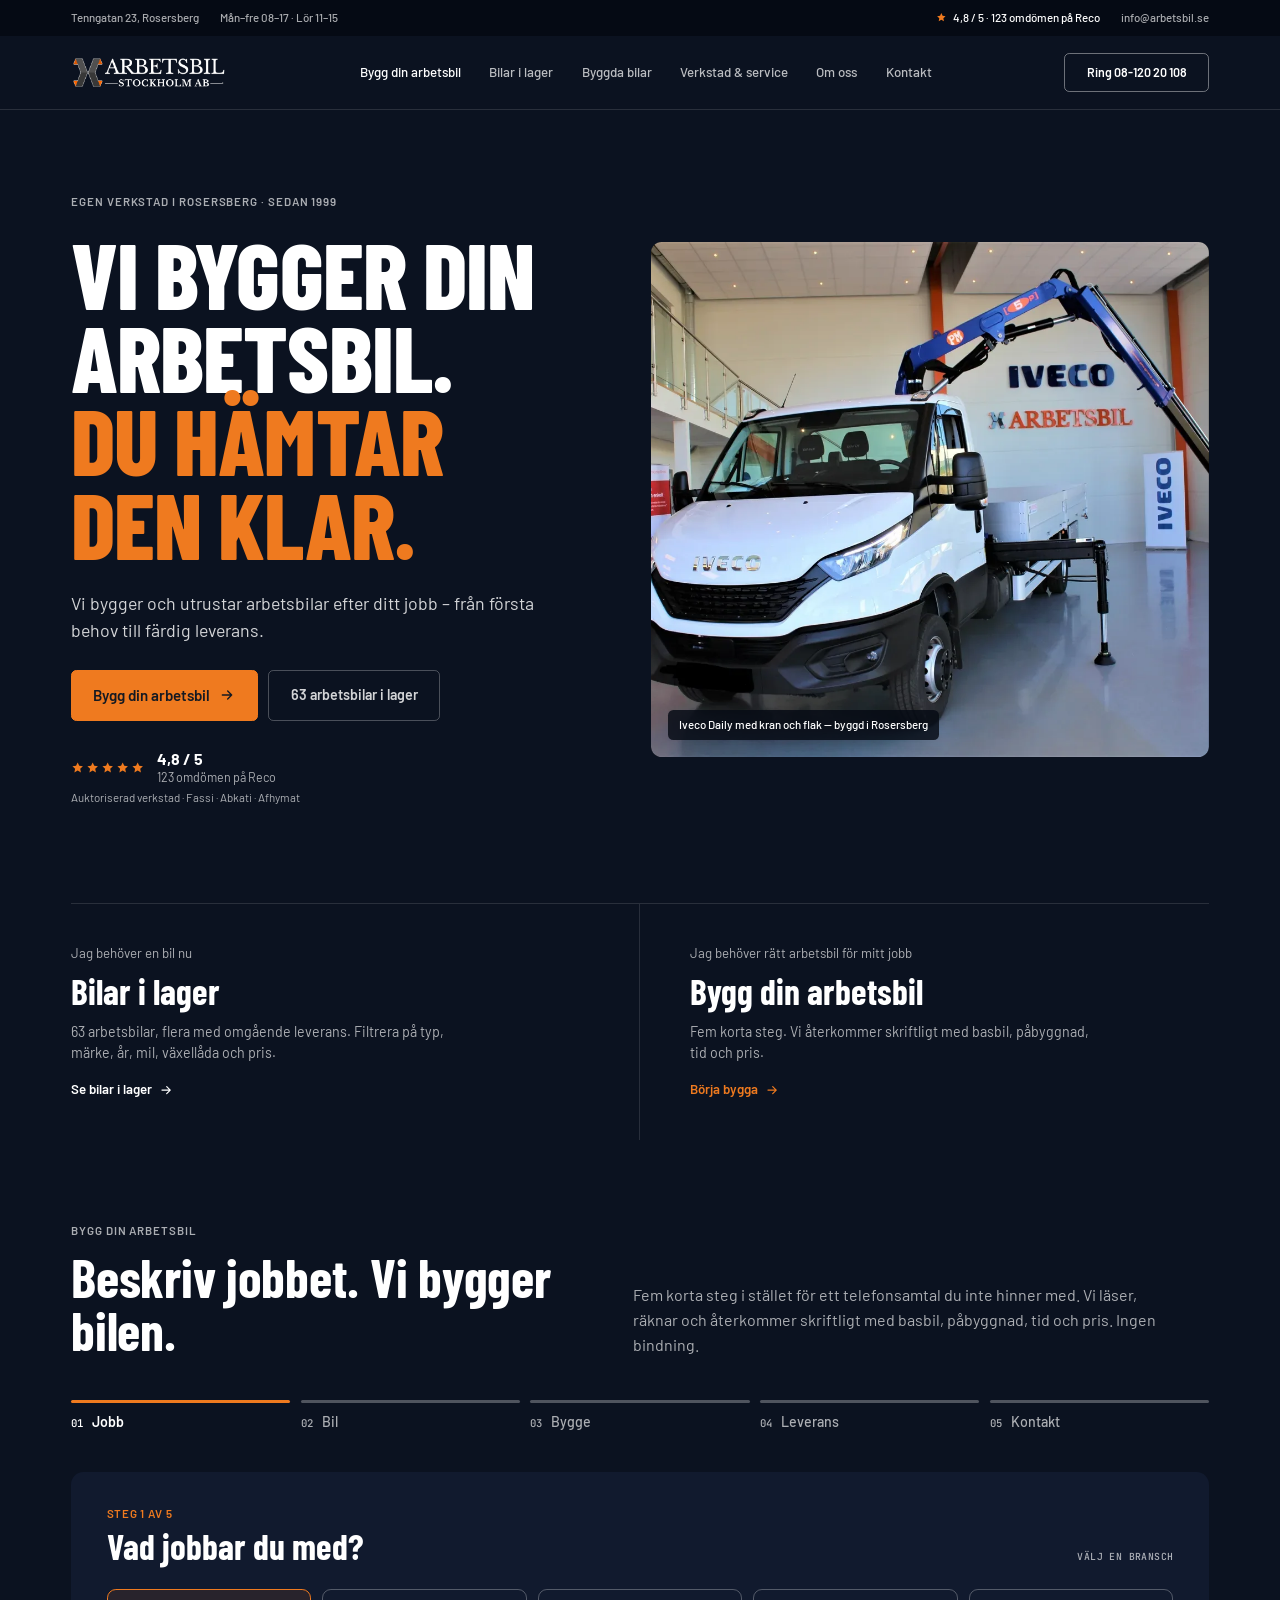
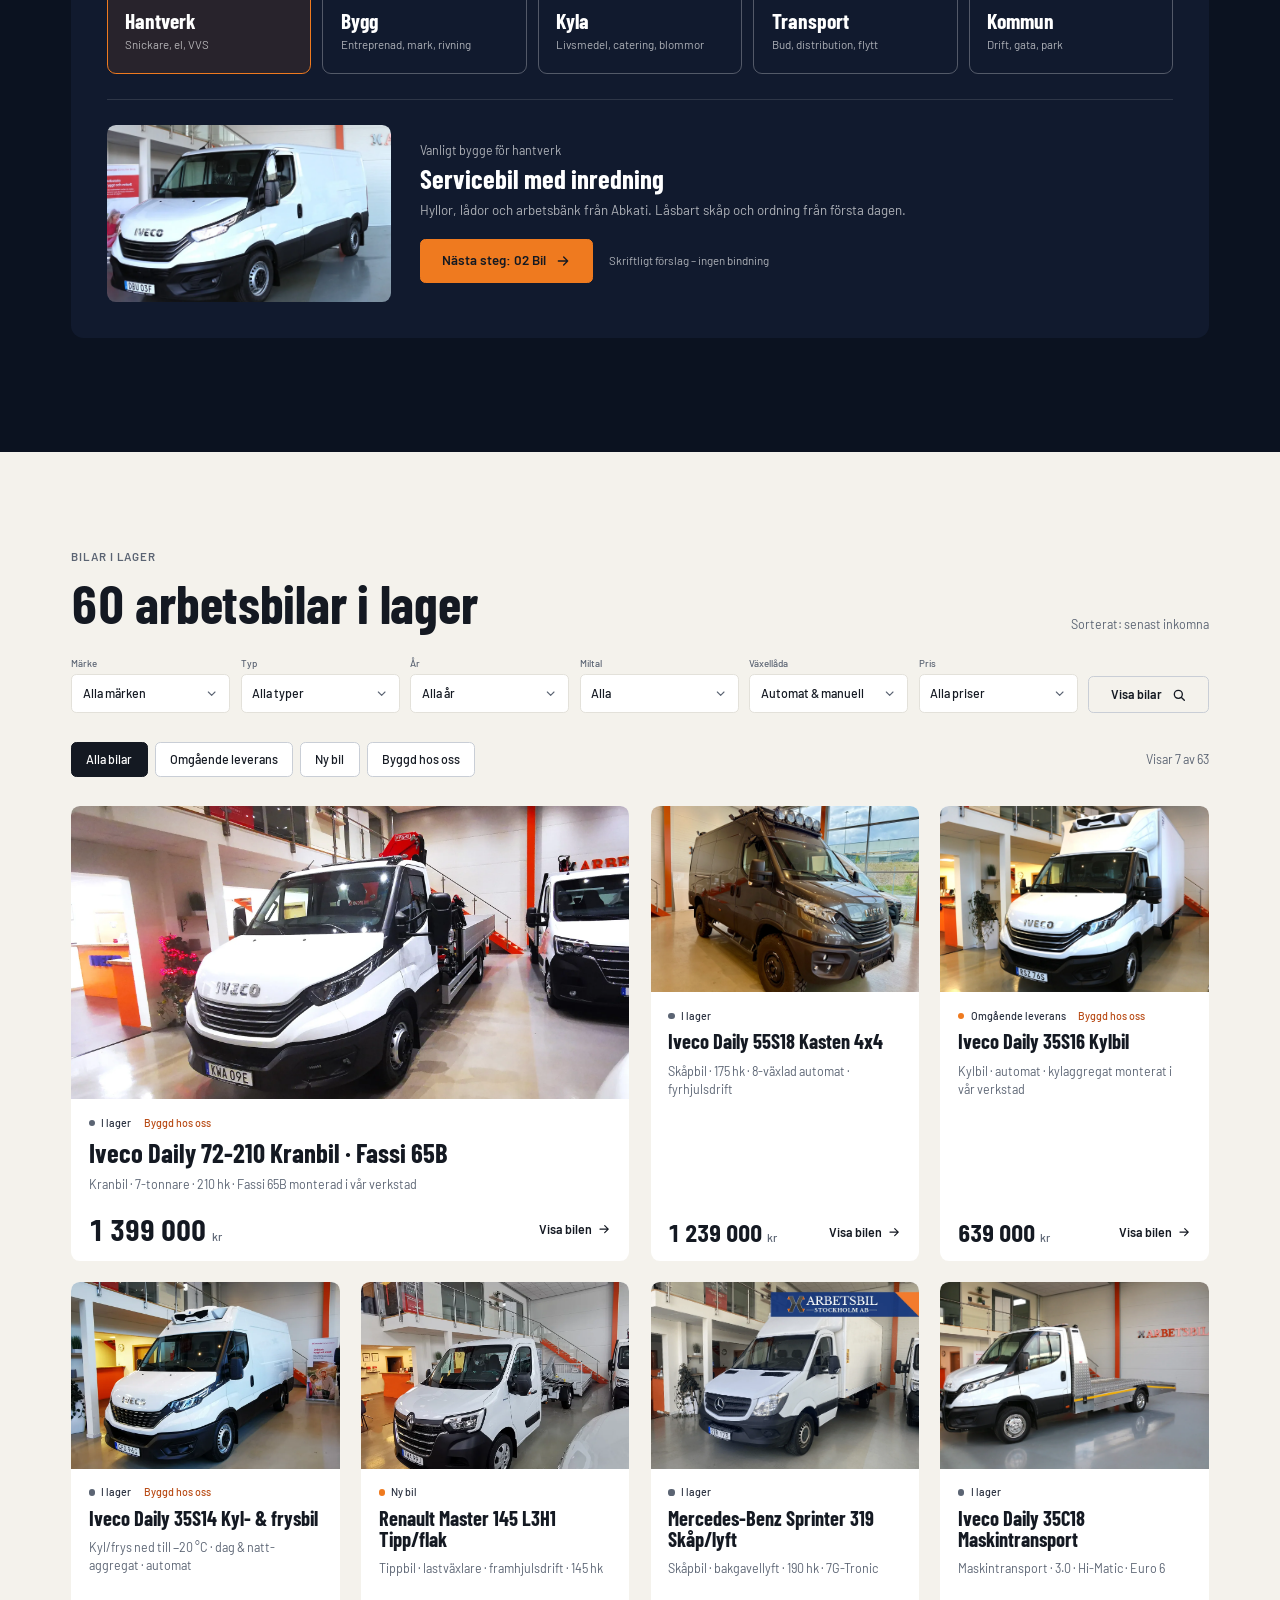
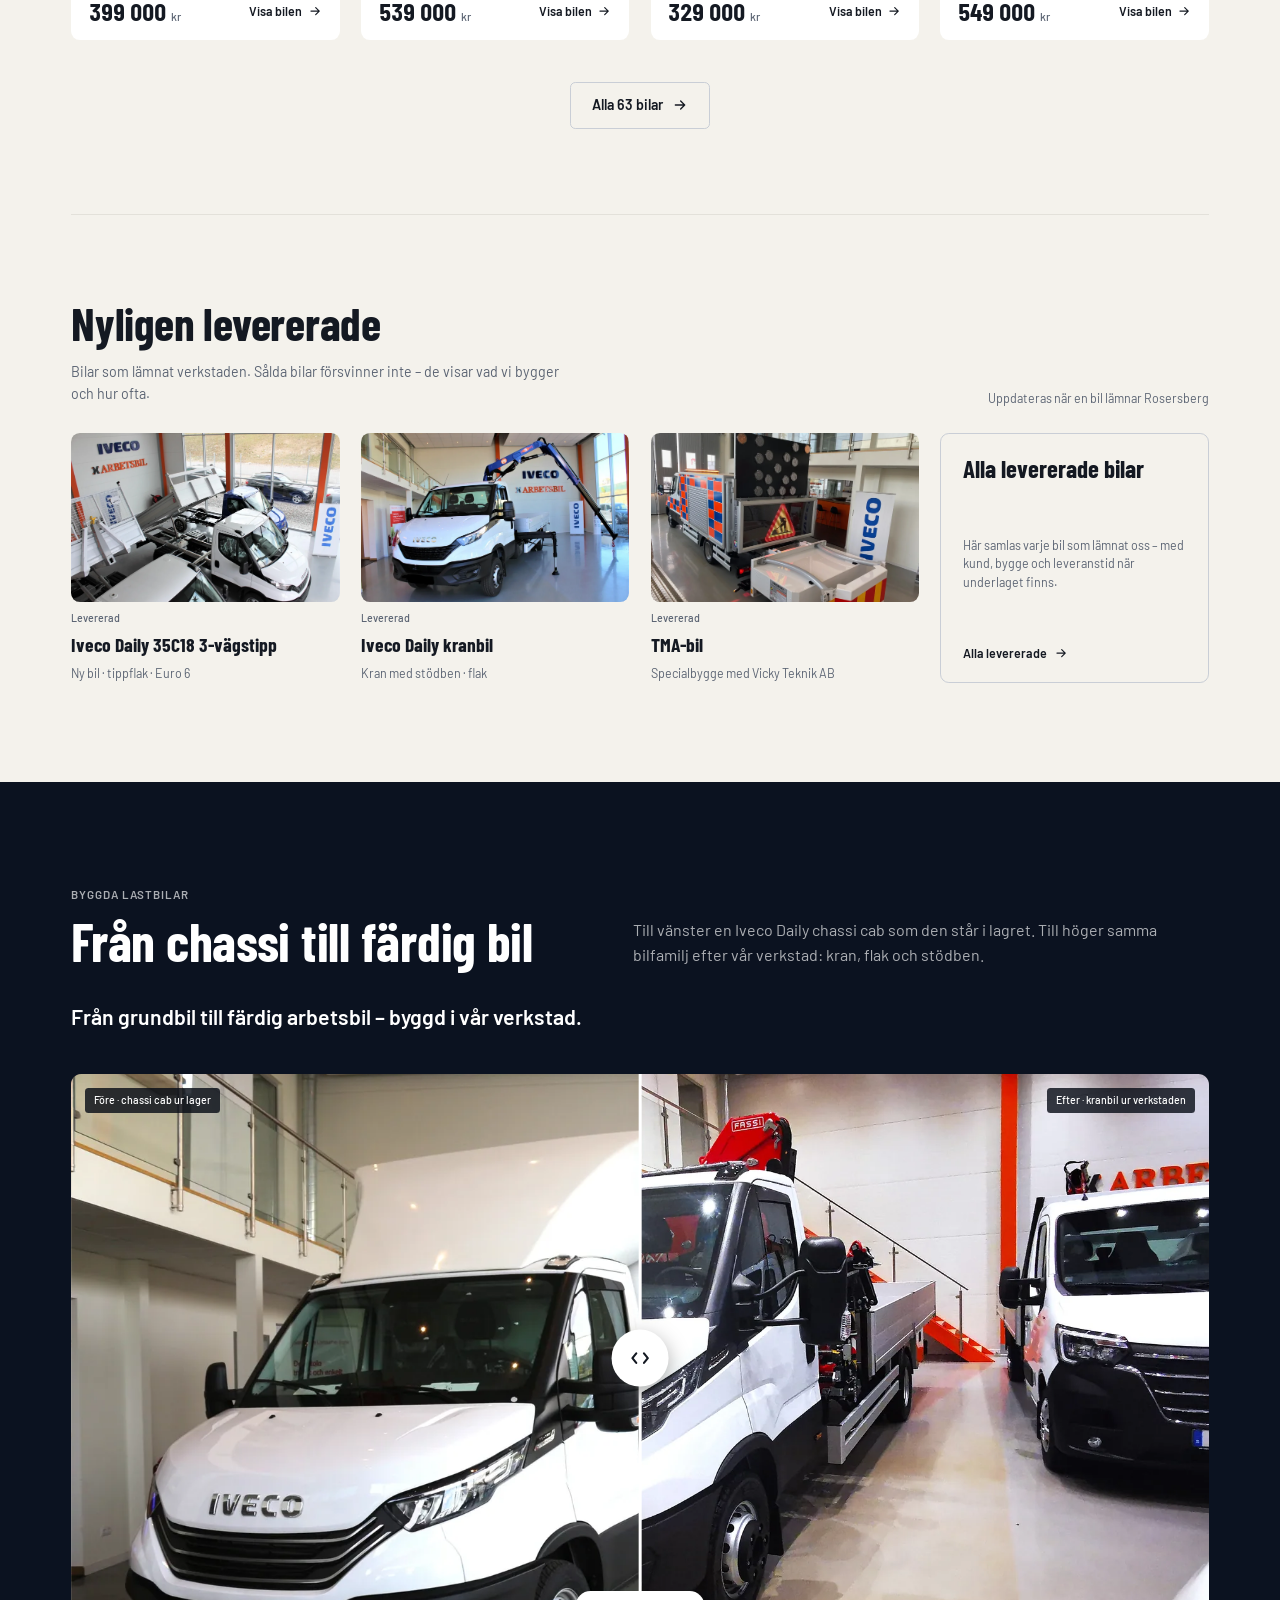
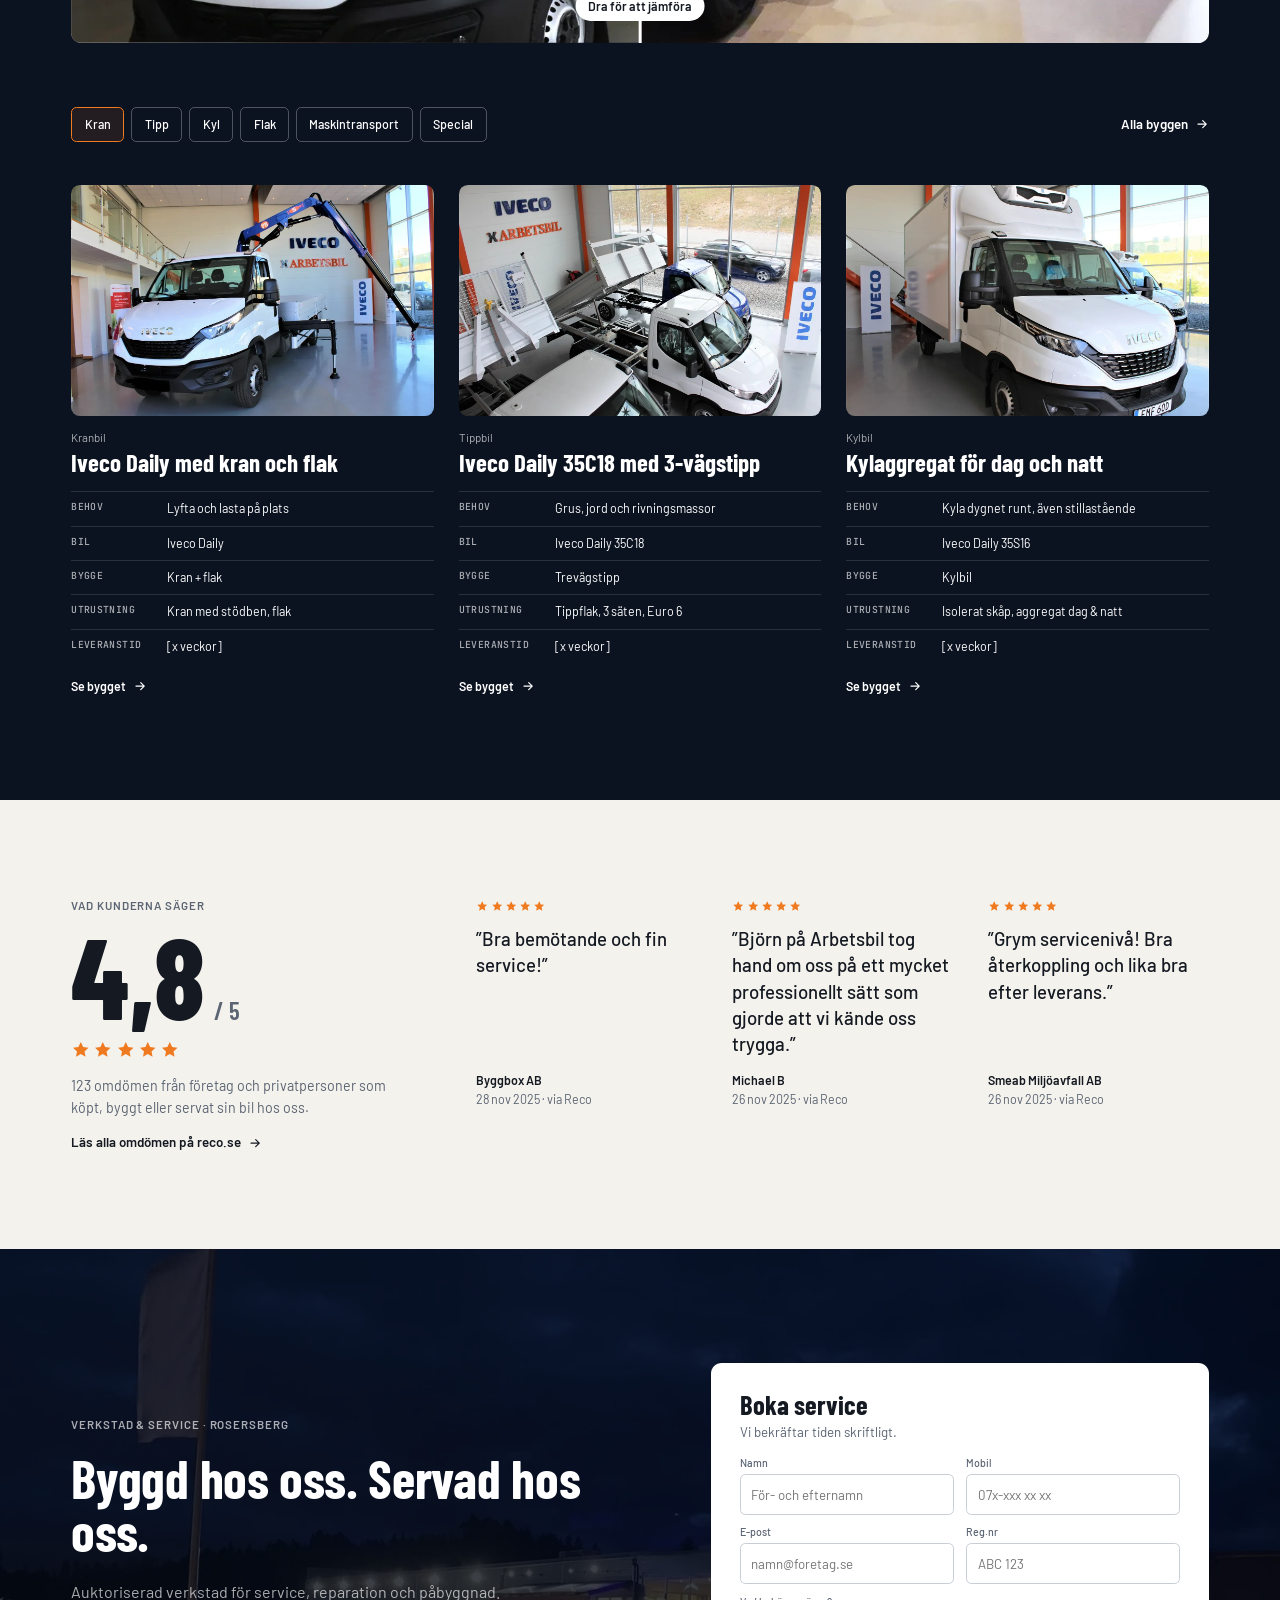
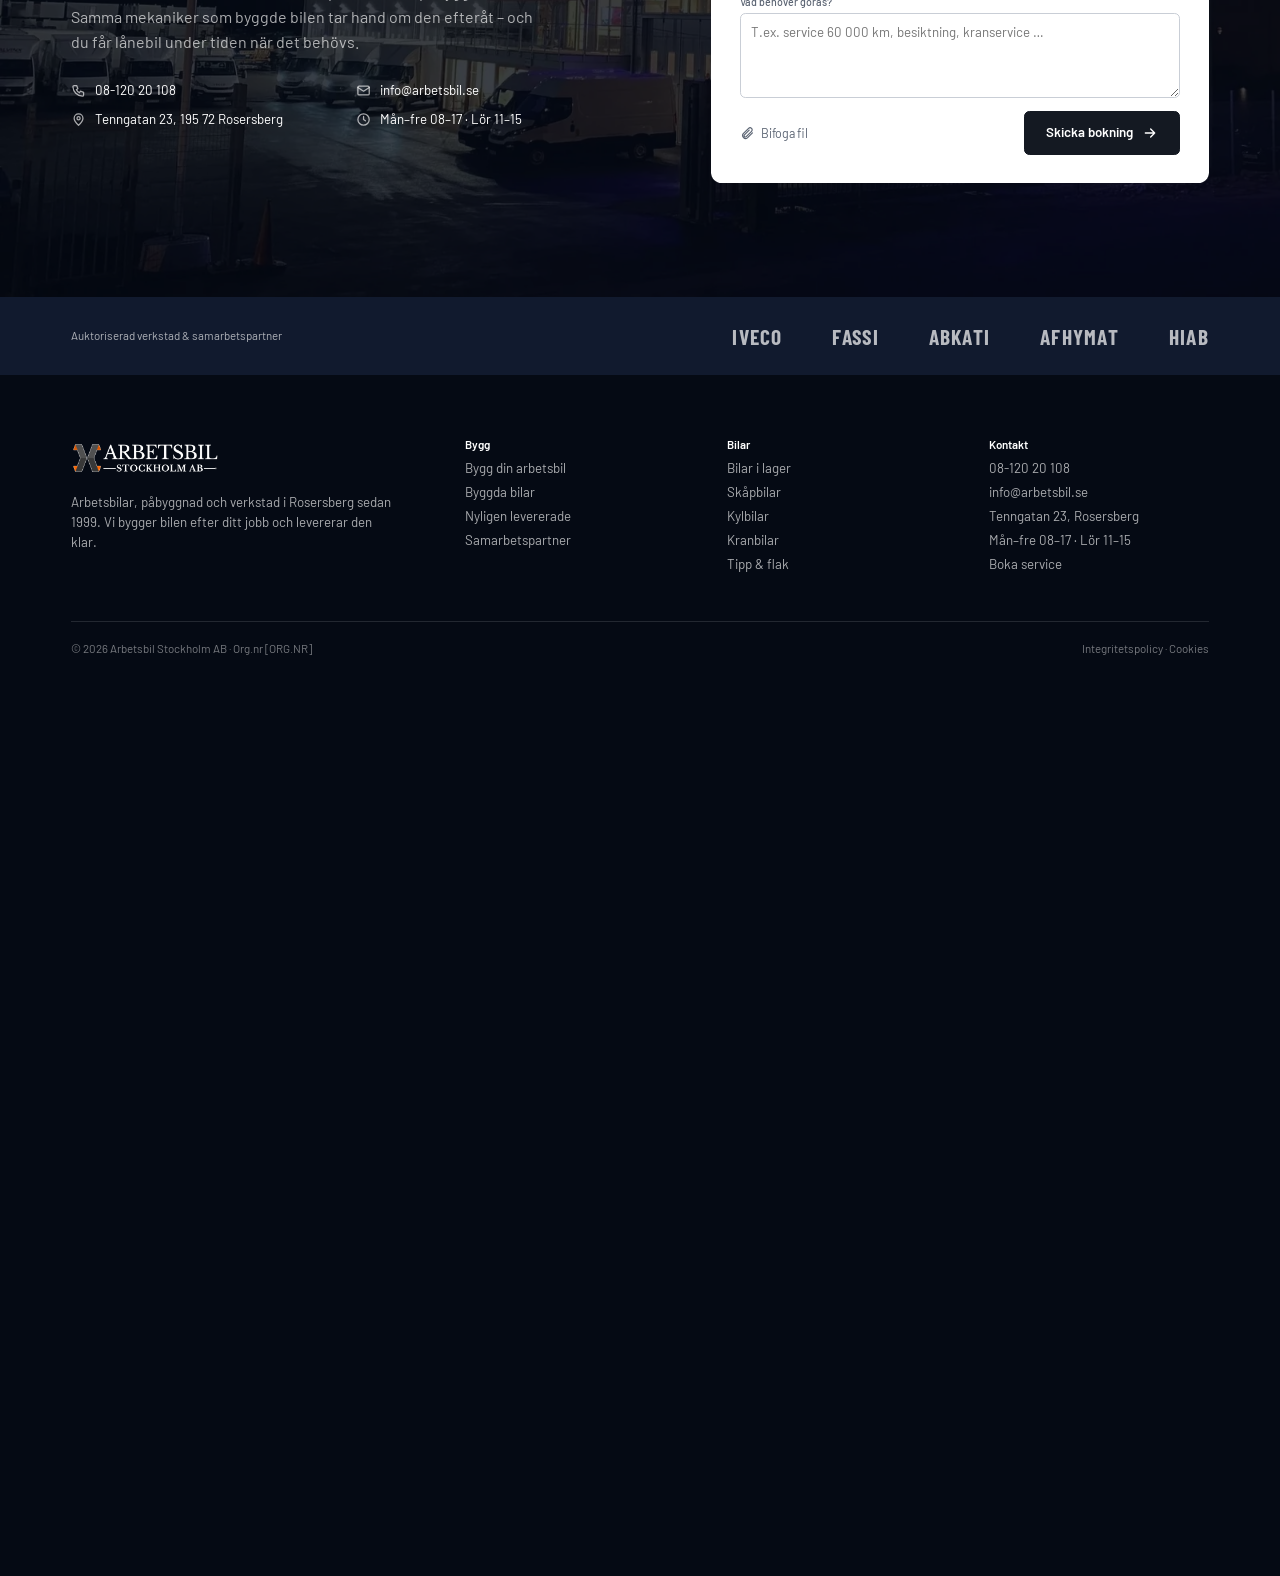
<file: index.html>
<!doctype html>
<html lang="sv" data-w="1440" data-fit="max1">
<head>
<meta charset="utf-8">
<meta name="viewport" content="width=device-width, initial-scale=1">
<meta name="robots" content="noindex, nofollow">
<link rel="icon" href="data:,">
<title>Arbetsbil Stockholm – koncept</title>
<script>document.documentElement.classList.add('m');setTimeout(function(){document.documentElement.classList.add('m-ready')},2500);if(matchMedia('(max-width: 760px)').matches&&location.search.indexOf('desktop')<0)location.replace('mobil.html'+location.hash);</script>
<link rel="preconnect" href="https://fonts.googleapis.com">
<link rel="preconnect" href="https://fonts.gstatic.com" crossorigin>
<link href="https://fonts.googleapis.com/css2?family=Barlow+Condensed:wght@600;700;800&amp;family=Barlow:wght@400;500;600;700&amp;family=JetBrains+Mono:wght@500&amp;display=swap" rel="stylesheet">
<style>
body{margin:0;font-family:Barlow, 'Helvetica Neue', Arial, sans-serif;background:#0b1220;color:#fff;-webkit-font-smoothing:antialiased}
a{color:inherit;text-decoration:none}a:hover{color:#ef7a1f}
button{font-family:inherit;cursor:pointer}input,select,textarea{font-family:inherit}
.root>*{flex-shrink:0}.root>.grow{flex-grow:1}
.tile{min-height:96px;padding:18px 20px;border-radius:10px;border:1px solid rgba(255,255,255,0.28);background:transparent;color:#fff;text-align:left;display:flex;flex-direction:column;gap:6px;justify-content:center}
.tile:hover{border-color:#fff}.tile.on{border-color:#ef7a1f;background:rgba(239,122,31,0.10)}
.tile .t{font:700 24px/1 'Barlow Condensed', 'Arial Narrow', sans-serif}.tile .d{font:400 13px/1.4 Barlow, 'Helvetica Neue', Arial, sans-serif;color:rgba(255,255,255,0.66)}
.chip{height:40px;padding:0 16px;border-radius:6px;border:1px solid #c9ced6;background:#fff;color:#141922;font:500 14px/1 Barlow, 'Helvetica Neue', Arial, sans-serif;display:inline-flex;align-items:center;gap:8px;white-space:nowrap}
.chip:hover{border-color:#141922}.chip.on{background:#141922;border-color:#141922;color:#fff}
.mchip{height:40px;padding:0 14px;border-radius:6px;border:1px solid rgba(255,255,255,0.28);background:transparent;color:#fff;font:500 14px/1 Barlow, 'Helvetica Neue', Arial, sans-serif;display:inline-flex;align-items:center;white-space:nowrap}
.mchip.on{border-color:#ef7a1f;background:rgba(239,122,31,0.12)}
.lchip{height:38px;padding:0 14px;border-radius:6px;border:1px solid #c9ced6;background:#fff;color:#141922;font:500 13px/1 Barlow, 'Helvetica Neue', Arial, sans-serif;display:inline-flex;align-items:center;white-space:nowrap}
.lchip.on{background:#141922;border-color:#141922;color:#fff}
.cmp{-webkit-appearance:none;appearance:none;position:absolute;inset:0;width:100%;height:100%;opacity:0;background:transparent;margin:0;cursor:ew-resize;z-index:2}
</style>
<style>body{margin:0;display:flex;justify-content:center;background:#050a14}</style>
<link rel="stylesheet" href="motion.css">
</head>
<body>
<div class="root" style="width: 1440px; height: 7976px; background: #050a14; display: flex; flex-direction: column; overflow: hidden; font-family: Barlow, 'Helvetica Neue', Arial, sans-serif;"><div style="height: 40px; background: #050a14; color: rgba(255,255,255,0.66); display: flex; align-items: center; justify-content: space-between; padding: 0 80px; font: 500 13px/1 Barlow, 'Helvetica Neue', Arial, sans-serif; box-sizing: border-box;"><div style="display: flex; gap: 24px; align-items: center;"><span>Tenngatan 23, Rosersberg</span><span>Mån–fre 08–17 · Lör 11–15</span></div><div style="display: flex; gap: 24px; align-items: center;"><span style="display: inline-flex; gap: 7px; align-items: center; color: #fff;"><svg width="12" height="12" viewBox="0 0 24 24" fill="#ef7a1f" aria-hidden="true"><path d="M12 2.5l2.9 6.1 6.6.8-4.9 4.6 1.3 6.6L12 17.3l-5.9 3.3 1.3-6.6L2.5 9.4l6.6-.8z"/></svg> 4,8 / 5 · 123 omdömen på Reco</span><a href="#">info@arbetsbil.se</a></div></div><div style="height: 84px; background: #0b1220; display: flex; align-items: center; justify-content: space-between; padding: 0 80px; box-sizing: border-box; border-bottom: 1px solid rgba(255,255,255,0.12);"><a href="#" style="display: inline-flex; align-items: center;"><img src="img/logo.png" alt="Arbetsbil Stockholm AB" style="height: 44px; width: auto; display: block;"></a><nav style="display: flex; gap: 32px; align-items: center;"><a href="#" style="color: #fff; font: 500 15px/1 Barlow, 'Helvetica Neue', Arial, sans-serif;">Bygg din arbetsbil</a><a href="#" style="color: rgba(255,255,255,0.72); font: 500 15px/1 Barlow, 'Helvetica Neue', Arial, sans-serif;">Bilar i lager</a><a href="#" style="color: rgba(255,255,255,0.72); font: 500 15px/1 Barlow, 'Helvetica Neue', Arial, sans-serif;">Byggda bilar</a><a href="#" style="color: rgba(255,255,255,0.72); font: 500 15px/1 Barlow, 'Helvetica Neue', Arial, sans-serif;">Verkstad &amp; service</a><a href="#" style="color: rgba(255,255,255,0.72); font: 500 15px/1 Barlow, 'Helvetica Neue', Arial, sans-serif;">Om oss</a><a href="#" style="color: rgba(255,255,255,0.72); font: 500 15px/1 Barlow, 'Helvetica Neue', Arial, sans-serif;">Kontakt</a></nav><a href="#" style="display: inline-flex; align-items: center; justify-content: center; gap: 10px; height: 44px; padding: 0 24px; border-radius: 6px; font: 600 14px/1 Barlow, 'Helvetica Neue', Arial, sans-serif; box-sizing: border-box; background: transparent; color: #fff; border: 1px solid rgba(255,255,255,0.4);">Ring 08-120 20 108</a></div><section data-hero style="background: #0b1220; padding: 96px 80px 112px; box-sizing: border-box; position: relative; "><div style="display: grid; grid-template-columns: 580px minmax(0, 1fr); gap: 72px; align-items: center;"><div style="display: flex; flex-direction: column; gap: 28px;"><div style="font: 600 13px/1 Barlow, 'Helvetica Neue', Arial, sans-serif; letter-spacing: 0.08em; text-transform: uppercase; color: rgba(255,255,255,0.66);">Egen verkstad i Rosersberg · sedan 1999</div><h1 style="margin: 0; font: 800 104px/0.9 'Barlow Condensed', 'Arial Narrow', sans-serif; text-transform: uppercase; letter-spacing: -0.01em; color: #fff;">Vi bygger din arbetsbil.<br><span style="color: #ef7a1f;">Du hämtar den klar.</span></h1><p style="margin: 0; max-width: 540px; font: 400 20px/1.55 Barlow, 'Helvetica Neue', Arial, sans-serif; color: rgba(255,255,255,0.82);">Vi bygger och utrustar arbetsbilar efter ditt jobb – från första behov till färdig leverans.</p><div style="display: flex; gap: 12px;"><a href="#bygg" style="display: inline-flex; align-items: center; justify-content: center; gap: 10px; height: 58px; padding: 0 24px; border-radius: 6px; font: 600 17px/1 Barlow, 'Helvetica Neue', Arial, sans-serif; box-sizing: border-box; background: #ef7a1f; color: #141922; border: 1px solid #ef7a1f;">Bygg din arbetsbil<svg width="18" height="18" viewBox="0 0 24 24" fill="none" stroke="currentColor" stroke-width="2" stroke-linecap="round" stroke-linejoin="round" aria-hidden="true" class="i-arrow"><path d="M5 12h14M13 6l6 6-6 6"/></svg></a><a href="#lager" style="display: inline-flex; align-items: center; justify-content: center; gap: 10px; height: 58px; padding: 0 24px; border-radius: 6px; font: 600 16px/1 Barlow, 'Helvetica Neue', Arial, sans-serif; box-sizing: border-box; background: transparent; color: rgba(255,255,255,0.82); border: 1px solid rgba(255,255,255,0.26);"><span><span data-count="63">63</span> arbetsbilar i lager</span></a></div><div style="display: flex; flex-direction: column; gap: 10px; padding-top: 6px;"><div style="display: flex; align-items: center; gap: 14px;"><span style="display: inline-flex; gap: 2px;"><svg width="15" height="15" viewBox="0 0 24 24" fill="#ef7a1f" aria-hidden="true"><path d="M12 2.5l2.9 6.1 6.6.8-4.9 4.6 1.3 6.6L12 17.3l-5.9 3.3 1.3-6.6L2.5 9.4l6.6-.8z"/></svg><svg width="15" height="15" viewBox="0 0 24 24" fill="#ef7a1f" aria-hidden="true"><path d="M12 2.5l2.9 6.1 6.6.8-4.9 4.6 1.3 6.6L12 17.3l-5.9 3.3 1.3-6.6L2.5 9.4l6.6-.8z"/></svg><svg width="15" height="15" viewBox="0 0 24 24" fill="#ef7a1f" aria-hidden="true"><path d="M12 2.5l2.9 6.1 6.6.8-4.9 4.6 1.3 6.6L12 17.3l-5.9 3.3 1.3-6.6L2.5 9.4l6.6-.8z"/></svg><svg width="15" height="15" viewBox="0 0 24 24" fill="#ef7a1f" aria-hidden="true"><path d="M12 2.5l2.9 6.1 6.6.8-4.9 4.6 1.3 6.6L12 17.3l-5.9 3.3 1.3-6.6L2.5 9.4l6.6-.8z"/></svg><svg width="15" height="15" viewBox="0 0 24 24" fill="#ef7a1f" aria-hidden="true"><path d="M12 2.5l2.9 6.1 6.6.8-4.9 4.6 1.3 6.6L12 17.3l-5.9 3.3 1.3-6.6L2.5 9.4l6.6-.8z"/></svg></span><span style="display: flex; flex-direction: column; gap: 4px;"><span style="font: 700 18px/1 Barlow, 'Helvetica Neue', Arial, sans-serif; color: #fff;">4,8 / 5</span><span style="font: 400 14px/1 Barlow, 'Helvetica Neue', Arial, sans-serif; color: rgba(255,255,255,0.66);">123 omdömen på Reco</span></span></div><span style="font: 400 13px/1 Barlow, 'Helvetica Neue', Arial, sans-serif; color: rgba(255,255,255,0.66);">Auktoriserad verkstad · Fassi · Abkati · Afhymat</span></div></div><div data-hero-img style="position: relative; height: 580px; border-radius: 12px; overflow: hidden; background: #000;"><img src="img/case-kran.webp" alt="Iveco Daily med kran och flak i Arbetsbils showroom" style="width: 100%; height: 100%; object-fit: cover; display: block;"><span style="position: absolute; left: 20px; bottom: 20px; background: rgba(5,10,20,0.82); color: #fff; padding: 10px 12px; border-radius: 6px; font: 500 13px/1 Barlow, 'Helvetica Neue', Arial, sans-serif;">Iveco Daily med kran och flak — byggd i Rosersberg</span></div></div></section><section style="background: #0b1220; padding: 0 80px 96px; box-sizing: border-box; position: relative; "><div style="display: grid; grid-template-columns: 1fr 1fr; border-top: 1px solid rgba(255,255,255,0.12);"><a href="#lager" style="display: flex; flex-direction: column; gap: 14px; padding: 48px 56px 48px 0; border-right: 1px solid rgba(255,255,255,0.12); color: #fff;"><span style="font: 400 15px/1 Barlow, 'Helvetica Neue', Arial, sans-serif; color: rgba(255,255,255,0.66);">Jag behöver en bil nu</span><span style="font: 700 40px/1 'Barlow Condensed', 'Arial Narrow', sans-serif;">Bilar i lager</span><span style="font: 400 16px/1.5 Barlow, 'Helvetica Neue', Arial, sans-serif; color: rgba(255,255,255,0.66); max-width: 460px;">63 arbetsbilar, flera med omgående leverans. Filtrera på typ, märke, år, mil, växellåda och pris.</span><span style="margin-top: 8px; display: inline-flex; align-items: center; gap: 8px; font: 600 15px/1 Barlow, 'Helvetica Neue', Arial, sans-serif;">Se bilar i lager <svg width="16" height="16" viewBox="0 0 24 24" fill="none" stroke="currentColor" stroke-width="2" stroke-linecap="round" stroke-linejoin="round" aria-hidden="true" class="i-arrow"><path d="M5 12h14M13 6l6 6-6 6"/></svg></span></a><a href="#bygg" style="display: flex; flex-direction: column; gap: 14px; padding: 48px 0 48px 56px; color: #fff;"><span style="font: 400 15px/1 Barlow, 'Helvetica Neue', Arial, sans-serif; color: rgba(255,255,255,0.66);">Jag behöver rätt arbetsbil för mitt jobb</span><span style="font: 700 40px/1 'Barlow Condensed', 'Arial Narrow', sans-serif;">Bygg din arbetsbil</span><span style="font: 400 16px/1.5 Barlow, 'Helvetica Neue', Arial, sans-serif; color: rgba(255,255,255,0.66); max-width: 460px;">Fem korta steg. Vi återkommer skriftligt med basbil, påbyggnad, tid och pris.</span><span style="margin-top: 8px; display: inline-flex; align-items: center; gap: 8px; font: 600 15px/1 Barlow, 'Helvetica Neue', Arial, sans-serif; color: #ef7a1f;">Börja bygga <svg width="16" height="16" viewBox="0 0 24 24" fill="none" stroke="currentColor" stroke-width="2" stroke-linecap="round" stroke-linejoin="round" aria-hidden="true" class="i-arrow"><path d="M5 12h14M13 6l6 6-6 6"/></svg></span></a></div></section><section style="background: #0b1220; padding: 0 80px 128px; box-sizing: border-box; position: relative; "><div id="bygg" style="display: flex; flex-direction: column; gap: 48px;"><div style="display: grid; grid-template-columns: 560px minmax(0, 1fr); gap: 72px; align-items: end;"><div style="display: flex; flex-direction: column; gap: 16px;"><div style="font: 600 13px/1 Barlow, 'Helvetica Neue', Arial, sans-serif; letter-spacing: 0.08em; text-transform: uppercase; color: rgba(255,255,255,0.66);">Bygg din arbetsbil</div><h2 style="margin: 0; font: 700 60px/1 'Barlow Condensed', 'Arial Narrow', sans-serif; letter-spacing: -0.005em; color: #fff;">Beskriv jobbet. Vi bygger bilen.</h2></div><p style="margin: 0; max-width: 620px; font: 400 18px/1.55 Barlow, 'Helvetica Neue', Arial, sans-serif; color: rgba(255,255,255,0.66);">Fem korta steg i stället för ett telefonsamtal du inte hinner med. Vi läser, räknar och återkommer skriftligt med basbil, påbyggnad, tid och pris. Ingen bindning.</p></div><ol aria-label="Steg i byggaren" style="margin: 0; padding: 0; list-style: none; display: grid; grid-template-columns: repeat(5, minmax(0, 1fr)); gap: 12px;"><li style="display: flex; flex-direction: column; gap: 14px;"><span style="height: 3px; border-radius: 2px; background: #ef7a1f;"></span><span style="display: flex; gap: 10px; align-items: baseline; color: #fff;"><span style="font: 500 12px/1 'JetBrains Mono', Consolas, monospace;">01</span><span style="font: 600 16px/1 Barlow, 'Helvetica Neue', Arial, sans-serif;">Jobb</span></span></li><li style="display: flex; flex-direction: column; gap: 14px;"><span style="height: 3px; border-radius: 2px; background: rgba(255,255,255,0.28);"></span><span style="display: flex; gap: 10px; align-items: baseline; color: rgba(255,255,255,0.66);"><span style="font: 500 12px/1 'JetBrains Mono', Consolas, monospace;">02</span><span style="font: 500 16px/1 Barlow, 'Helvetica Neue', Arial, sans-serif;">Bil</span></span></li><li style="display: flex; flex-direction: column; gap: 14px;"><span style="height: 3px; border-radius: 2px; background: rgba(255,255,255,0.28);"></span><span style="display: flex; gap: 10px; align-items: baseline; color: rgba(255,255,255,0.66);"><span style="font: 500 12px/1 'JetBrains Mono', Consolas, monospace;">03</span><span style="font: 500 16px/1 Barlow, 'Helvetica Neue', Arial, sans-serif;">Bygge</span></span></li><li style="display: flex; flex-direction: column; gap: 14px;"><span style="height: 3px; border-radius: 2px; background: rgba(255,255,255,0.28);"></span><span style="display: flex; gap: 10px; align-items: baseline; color: rgba(255,255,255,0.66);"><span style="font: 500 12px/1 'JetBrains Mono', Consolas, monospace;">04</span><span style="font: 500 16px/1 Barlow, 'Helvetica Neue', Arial, sans-serif;">Leverans</span></span></li><li style="display: flex; flex-direction: column; gap: 14px;"><span style="height: 3px; border-radius: 2px; background: rgba(255,255,255,0.28);"></span><span style="display: flex; gap: 10px; align-items: baseline; color: rgba(255,255,255,0.66);"><span style="font: 500 12px/1 'JetBrains Mono', Consolas, monospace;">05</span><span style="font: 500 16px/1 Barlow, 'Helvetica Neue', Arial, sans-serif;">Kontakt</span></span></li></ol><div style="background: #111a2e; border-radius: 14px; padding: 40px; display: flex; flex-direction: column; gap: 28px;"><div style="display: flex; align-items: flex-end; justify-content: space-between; gap: 16px;"><div style="display: flex; flex-direction: column; gap: 10px;"><span style="font: 600 13px/1 Barlow, 'Helvetica Neue', Arial, sans-serif; letter-spacing: 0.06em; text-transform: uppercase; color: #ef7a1f;">Steg 1 av 5</span><span style="font: 700 40px/1 'Barlow Condensed', 'Arial Narrow', sans-serif;">Vad jobbar du med?</span></div><span style="font: 500 11px/1.4 'JetBrains Mono', Consolas, monospace; letter-spacing: 0.04em; color: rgba(255,255,255,0.66);">VÄLJ EN BRANSCH</span></div><div style="display: grid; grid-template-columns: repeat(5, minmax(0, 1fr)); gap: 12px;"><button type="button" class="tile on" data-persona="hantverk"><span class="t">Hantverk</span><span class="d">Snickare, el, VVS</span></button><button type="button" class="tile" data-persona="bygg"><span class="t">Bygg</span><span class="d">Entreprenad, mark, rivning</span></button><button type="button" class="tile" data-persona="kyla"><span class="t">Kyla</span><span class="d">Livsmedel, catering, blommor</span></button><button type="button" class="tile" data-persona="transport"><span class="t">Transport</span><span class="d">Bud, distribution, flytt</span></button><button type="button" class="tile" data-persona="kommun"><span class="t">Kommun</span><span class="d">Drift, gata, park</span></button></div><div style="display: grid; grid-template-columns: 320px minmax(0, 1fr); gap: 32px; align-items: center; padding-top: 28px; border-top: 1px solid rgba(255,255,255,0.12);"><div style="height: 200px; border-radius: 10px; overflow: hidden; background: #000;"><img src="img/case-service.webp" alt="Servicebil med inredning" data-bind-src="sel.img" style="width: 100%; height: 100%; object-fit: cover; display: block;"></div><div style="display: flex; flex-direction: column; gap: 10px;"><span style="font: 400 14px/1 Barlow, 'Helvetica Neue', Arial, sans-serif; color: rgba(255,255,255,0.66);">Vanligt bygge för <span data-bind="sel.label">hantverk</span></span><span style="font: 700 30px/1 'Barlow Condensed', 'Arial Narrow', sans-serif;"><span data-bind="sel.build">Servicebil med inredning</span></span><span style="font: 400 15px/1.5 Barlow, 'Helvetica Neue', Arial, sans-serif; color: rgba(255,255,255,0.66); max-width: 560px;"><span data-bind="sel.desc">Hyllor, lådor och arbetsbänk från Abkati. Låsbart skåp och ordning från första dagen.</span></span><div style="display: flex; align-items: center; gap: 18px; padding-top: 10px;"><button type="button" style="display: inline-flex; align-items: center; justify-content: center; gap: 10px; height: 50px; padding: 0 24px; border-radius: 6px; font: 600 15px/1 Barlow, 'Helvetica Neue', Arial, sans-serif; box-sizing: border-box; background: #ef7a1f; color: #141922; border: 1px solid #ef7a1f;">Nästa steg: 02 Bil<svg width="18" height="18" viewBox="0 0 24 24" fill="none" stroke="currentColor" stroke-width="2" stroke-linecap="round" stroke-linejoin="round" aria-hidden="true" class="i-arrow"><path d="M5 12h14M13 6l6 6-6 6"/></svg></button><span style="font: 400 13px/1 Barlow, 'Helvetica Neue', Arial, sans-serif; color: rgba(255,255,255,0.66);">Skriftligt förslag – ingen bindning</span></div></div></div></div></div></section><section style="background: #f4f2ec; padding: 112px 80px 96px; box-sizing: border-box; position: relative; "><div id="lager" style="display: flex; flex-direction: column; gap: 32px;"><div style="display: flex; align-items: flex-end; justify-content: space-between; gap: 24px;"><div style="display: flex; flex-direction: column; gap: 16px;"><div style="font: 600 13px/1 Barlow, 'Helvetica Neue', Arial, sans-serif; letter-spacing: 0.08em; text-transform: uppercase; color: #5b6473;">Bilar i lager</div><h2 style="margin: 0; font: 700 60px/1 'Barlow Condensed', 'Arial Narrow', sans-serif; letter-spacing: -0.005em; color: #141922;"><span><span data-count="63">63</span> arbetsbilar i lager</span></h2></div><span style="font: 400 14px/1 Barlow, 'Helvetica Neue', Arial, sans-serif; color: #5b6473;">Sorterat: senast inkomna</span></div><div style="display: grid; grid-template-columns: repeat(6, minmax(0, 1fr)) auto; gap: 12px; align-items: end;"><label style="display: flex; flex-direction: column; gap: 6px; font: 500 11px/1 Barlow, 'Helvetica Neue', Arial, sans-serif; color: #5b6473;">Märke<span style="display: inline-flex; align-items: center; justify-content: space-between; height: 42px; padding: 0 12px; border: 1px solid #e3e1da; border-radius: 6px; font: 500 14px/1 Barlow, 'Helvetica Neue', Arial, sans-serif; color: #141922; background: #fff;">Alla märken <svg width="15" height="15" viewBox="0 0 24 24" fill="none" stroke="#5b6473" stroke-width="2" stroke-linecap="round" stroke-linejoin="round" aria-hidden="true"><path d="M6 9l6 6 6-6"/></svg></span></label><label style="display: flex; flex-direction: column; gap: 6px; font: 500 11px/1 Barlow, 'Helvetica Neue', Arial, sans-serif; color: #5b6473;">Typ<span style="display: inline-flex; align-items: center; justify-content: space-between; height: 42px; padding: 0 12px; border: 1px solid #e3e1da; border-radius: 6px; font: 500 14px/1 Barlow, 'Helvetica Neue', Arial, sans-serif; color: #141922; background: #fff;">Alla typer <svg width="15" height="15" viewBox="0 0 24 24" fill="none" stroke="#5b6473" stroke-width="2" stroke-linecap="round" stroke-linejoin="round" aria-hidden="true"><path d="M6 9l6 6 6-6"/></svg></span></label><label style="display: flex; flex-direction: column; gap: 6px; font: 500 11px/1 Barlow, 'Helvetica Neue', Arial, sans-serif; color: #5b6473;">År<span style="display: inline-flex; align-items: center; justify-content: space-between; height: 42px; padding: 0 12px; border: 1px solid #e3e1da; border-radius: 6px; font: 500 14px/1 Barlow, 'Helvetica Neue', Arial, sans-serif; color: #141922; background: #fff;">Alla år <svg width="15" height="15" viewBox="0 0 24 24" fill="none" stroke="#5b6473" stroke-width="2" stroke-linecap="round" stroke-linejoin="round" aria-hidden="true"><path d="M6 9l6 6 6-6"/></svg></span></label><label style="display: flex; flex-direction: column; gap: 6px; font: 500 11px/1 Barlow, 'Helvetica Neue', Arial, sans-serif; color: #5b6473;">Miltal<span style="display: inline-flex; align-items: center; justify-content: space-between; height: 42px; padding: 0 12px; border: 1px solid #e3e1da; border-radius: 6px; font: 500 14px/1 Barlow, 'Helvetica Neue', Arial, sans-serif; color: #141922; background: #fff;">Alla <svg width="15" height="15" viewBox="0 0 24 24" fill="none" stroke="#5b6473" stroke-width="2" stroke-linecap="round" stroke-linejoin="round" aria-hidden="true"><path d="M6 9l6 6 6-6"/></svg></span></label><label style="display: flex; flex-direction: column; gap: 6px; font: 500 11px/1 Barlow, 'Helvetica Neue', Arial, sans-serif; color: #5b6473;">Växellåda<span style="display: inline-flex; align-items: center; justify-content: space-between; height: 42px; padding: 0 12px; border: 1px solid #e3e1da; border-radius: 6px; font: 500 14px/1 Barlow, 'Helvetica Neue', Arial, sans-serif; color: #141922; background: #fff;">Automat &amp; manuell <svg width="15" height="15" viewBox="0 0 24 24" fill="none" stroke="#5b6473" stroke-width="2" stroke-linecap="round" stroke-linejoin="round" aria-hidden="true"><path d="M6 9l6 6 6-6"/></svg></span></label><label style="display: flex; flex-direction: column; gap: 6px; font: 500 11px/1 Barlow, 'Helvetica Neue', Arial, sans-serif; color: #5b6473;">Pris<span style="display: inline-flex; align-items: center; justify-content: space-between; height: 42px; padding: 0 12px; border: 1px solid #e3e1da; border-radius: 6px; font: 500 14px/1 Barlow, 'Helvetica Neue', Arial, sans-serif; color: #141922; background: #fff;">Alla priser <svg width="15" height="15" viewBox="0 0 24 24" fill="none" stroke="#5b6473" stroke-width="2" stroke-linecap="round" stroke-linejoin="round" aria-hidden="true"><path d="M6 9l6 6 6-6"/></svg></span></label><a href="#lager" style="display: inline-flex; align-items: center; justify-content: center; gap: 10px; height: 42px; padding: 0 24px; border-radius: 6px; font: 600 14px/1 Barlow, 'Helvetica Neue', Arial, sans-serif; box-sizing: border-box; background: transparent; color: #141922; border: 1px solid #c9ced6;">Visa bilar<svg width="18" height="18" viewBox="0 0 24 24" fill="none" stroke="currentColor" stroke-width="2" stroke-linecap="round" stroke-linejoin="round" aria-hidden="true"><circle cx="11" cy="11" r="6"/><path d="M20 20l-4.3-4.3"/></svg></a></div><div style="display: flex; align-items: center; justify-content: space-between; gap: 16px;"><div style="display: flex; gap: 8px; flex-wrap: wrap;"><button type="button" class="chip on" data-chip="alla">Alla bilar</button><button type="button" class="chip" data-chip="omg">Omgående leverans</button><button type="button" class="chip" data-chip="ny">Ny bil</button><button type="button" class="chip" data-chip="byggd">Byggd hos oss</button></div><span style="font: 400 14px/1 Barlow, 'Helvetica Neue', Arial, sans-serif; color: #5b6473;">Visar 7 av 63</span></div><div style="display: grid; grid-template-columns: repeat(4, minmax(0, 1fr)); gap: 24px;"><a data-card href="#" style="grid-column: span 2; display: flex; flex-direction: column; background: #fff; border-radius: 10px; overflow: hidden; color: #141922;"><div style="height: 330px; background: #f4f2ec;"><img src="img/hero-kran.webp" alt="Iveco Daily 72-210 Kranbil · Fassi 65B" style="width: 100%; height: 100%; object-fit: cover; display: block;"></div><div style="padding: 20px 20px 18px; display: flex; flex-direction: column; gap: 10px; flex-grow: 1;"><div style="display: flex; gap: 14px; align-items: center; min-height: 14px;"><span style="display: inline-flex; align-items: center; gap: 7px; font: 500 12px/1 Barlow, 'Helvetica Neue', Arial, sans-serif; color: #2a3140;"><span style="width: 7px; height: 7px; border-radius: 50%; background: #5b6473;"></span>I lager</span><span style="font: 500 12px/1 Barlow, 'Helvetica Neue', Arial, sans-serif; color: #b84a14;">Byggd hos oss</span></div><div style="font: 700 30px/1.05 'Barlow Condensed', 'Arial Narrow', sans-serif;">Iveco Daily 72-210 Kranbil · Fassi 65B</div><div style="font: 400 14px/1.45 Barlow, 'Helvetica Neue', Arial, sans-serif; color: #5b6473;">Kranbil · 7-tonnare · 210 hk · Fassi 65B monterad i vår verkstad</div><div style="margin-top: auto; padding-top: 14px; display: flex; align-items: center; justify-content: space-between;"><span style="font: 700 34px/1 'Barlow Condensed', 'Arial Narrow', sans-serif; color: #141922; font-variant-numeric: tabular-nums;">1 399 000 <span style="font: 500 13px/1 Barlow, 'Helvetica Neue', Arial, sans-serif; color: #5b6473;">kr</span></span><span style="display: inline-flex; align-items: center; gap: 6px; font: 600 14px/1 Barlow, 'Helvetica Neue', Arial, sans-serif; color: #141922;">Visa bilen <svg width="16" height="16" viewBox="0 0 24 24" fill="none" stroke="currentColor" stroke-width="2" stroke-linecap="round" stroke-linejoin="round" aria-hidden="true" class="i-arrow"><path d="M5 12h14M13 6l6 6-6 6"/></svg></span></div></div></a><a data-card href="bil.html" style="display: flex; flex-direction: column; background: #fff; border-radius: 10px; overflow: hidden; color: #141922;"><div style="height: 210px; background: #f4f2ec;"><img src="img/v-kasten.webp" alt="Iveco Daily 55S18 Kasten 4x4" style="width: 100%; height: 100%; object-fit: cover; display: block;"></div><div style="padding: 20px 20px 18px; display: flex; flex-direction: column; gap: 10px; flex-grow: 1;"><div style="display: flex; gap: 14px; align-items: center; min-height: 14px;"><span style="display: inline-flex; align-items: center; gap: 7px; font: 500 12px/1 Barlow, 'Helvetica Neue', Arial, sans-serif; color: #2a3140;"><span style="width: 7px; height: 7px; border-radius: 50%; background: #5b6473;"></span>I lager</span></div><div style="font: 700 23px/1.05 'Barlow Condensed', 'Arial Narrow', sans-serif;">Iveco Daily 55S18 Kasten 4x4</div><div style="font: 400 14px/1.45 Barlow, 'Helvetica Neue', Arial, sans-serif; color: #5b6473;">Skåpbil · 175 hk · 8-växlad automat · fyrhjulsdrift</div><div style="margin-top: auto; padding-top: 14px; display: flex; align-items: center; justify-content: space-between;"><span style="font: 700 28px/1 'Barlow Condensed', 'Arial Narrow', sans-serif; color: #141922; font-variant-numeric: tabular-nums;">1 239 000 <span style="font: 500 13px/1 Barlow, 'Helvetica Neue', Arial, sans-serif; color: #5b6473;">kr</span></span><span style="display: inline-flex; align-items: center; gap: 6px; font: 600 14px/1 Barlow, 'Helvetica Neue', Arial, sans-serif; color: #141922;">Visa bilen <svg width="16" height="16" viewBox="0 0 24 24" fill="none" stroke="currentColor" stroke-width="2" stroke-linecap="round" stroke-linejoin="round" aria-hidden="true" class="i-arrow"><path d="M5 12h14M13 6l6 6-6 6"/></svg></span></div></div></a><a data-card href="#" style="display: flex; flex-direction: column; background: #fff; border-radius: 10px; overflow: hidden; color: #141922;"><div style="height: 210px; background: #f4f2ec;"><img src="img/v-kylbil.webp" alt="Iveco Daily 35S16 Kylbil" style="width: 100%; height: 100%; object-fit: cover; display: block;"></div><div style="padding: 20px 20px 18px; display: flex; flex-direction: column; gap: 10px; flex-grow: 1;"><div style="display: flex; gap: 14px; align-items: center; min-height: 14px;"><span style="display: inline-flex; align-items: center; gap: 7px; font: 500 12px/1 Barlow, 'Helvetica Neue', Arial, sans-serif; color: #2a3140;"><span style="width: 7px; height: 7px; border-radius: 50%; background: #ef7a1f;"></span>Omgående leverans</span><span style="font: 500 12px/1 Barlow, 'Helvetica Neue', Arial, sans-serif; color: #b84a14;">Byggd hos oss</span></div><div style="font: 700 23px/1.05 'Barlow Condensed', 'Arial Narrow', sans-serif;">Iveco Daily 35S16 Kylbil</div><div style="font: 400 14px/1.45 Barlow, 'Helvetica Neue', Arial, sans-serif; color: #5b6473;">Kylbil · automat · kylaggregat monterat i vår verkstad</div><div style="margin-top: auto; padding-top: 14px; display: flex; align-items: center; justify-content: space-between;"><span style="font: 700 28px/1 'Barlow Condensed', 'Arial Narrow', sans-serif; color: #141922; font-variant-numeric: tabular-nums;">639 000 <span style="font: 500 13px/1 Barlow, 'Helvetica Neue', Arial, sans-serif; color: #5b6473;">kr</span></span><span style="display: inline-flex; align-items: center; gap: 6px; font: 600 14px/1 Barlow, 'Helvetica Neue', Arial, sans-serif; color: #141922;">Visa bilen <svg width="16" height="16" viewBox="0 0 24 24" fill="none" stroke="currentColor" stroke-width="2" stroke-linecap="round" stroke-linejoin="round" aria-hidden="true" class="i-arrow"><path d="M5 12h14M13 6l6 6-6 6"/></svg></span></div></div></a><a data-card href="#" style="display: flex; flex-direction: column; background: #fff; border-radius: 10px; overflow: hidden; color: #141922;"><div style="height: 210px; background: #f4f2ec;"><img src="img/v-frys.webp" alt="Iveco Daily 35S14 Kyl- &amp; frysbil" style="width: 100%; height: 100%; object-fit: cover; display: block;"></div><div style="padding: 20px 20px 18px; display: flex; flex-direction: column; gap: 10px; flex-grow: 1;"><div style="display: flex; gap: 14px; align-items: center; min-height: 14px;"><span style="display: inline-flex; align-items: center; gap: 7px; font: 500 12px/1 Barlow, 'Helvetica Neue', Arial, sans-serif; color: #2a3140;"><span style="width: 7px; height: 7px; border-radius: 50%; background: #5b6473;"></span>I lager</span><span style="font: 500 12px/1 Barlow, 'Helvetica Neue', Arial, sans-serif; color: #b84a14;">Byggd hos oss</span></div><div style="font: 700 23px/1.05 'Barlow Condensed', 'Arial Narrow', sans-serif;">Iveco Daily 35S14 Kyl- &amp; frysbil</div><div style="font: 400 14px/1.45 Barlow, 'Helvetica Neue', Arial, sans-serif; color: #5b6473;">Kyl/frys ned till −20 °C · dag &amp; natt-aggregat · automat</div><div style="margin-top: auto; padding-top: 14px; display: flex; align-items: center; justify-content: space-between;"><span style="font: 700 28px/1 'Barlow Condensed', 'Arial Narrow', sans-serif; color: #141922; font-variant-numeric: tabular-nums;">399 000 <span style="font: 500 13px/1 Barlow, 'Helvetica Neue', Arial, sans-serif; color: #5b6473;">kr</span></span><span style="display: inline-flex; align-items: center; gap: 6px; font: 600 14px/1 Barlow, 'Helvetica Neue', Arial, sans-serif; color: #141922;">Visa bilen <svg width="16" height="16" viewBox="0 0 24 24" fill="none" stroke="currentColor" stroke-width="2" stroke-linecap="round" stroke-linejoin="round" aria-hidden="true" class="i-arrow"><path d="M5 12h14M13 6l6 6-6 6"/></svg></span></div></div></a><a data-card href="#" style="display: flex; flex-direction: column; background: #fff; border-radius: 10px; overflow: hidden; color: #141922;"><div style="height: 210px; background: #f4f2ec;"><img src="img/v-tipp.webp" alt="Renault Master 145 L3H1 Tipp/flak" style="width: 100%; height: 100%; object-fit: cover; display: block;"></div><div style="padding: 20px 20px 18px; display: flex; flex-direction: column; gap: 10px; flex-grow: 1;"><div style="display: flex; gap: 14px; align-items: center; min-height: 14px;"><span style="display: inline-flex; align-items: center; gap: 7px; font: 500 12px/1 Barlow, 'Helvetica Neue', Arial, sans-serif; color: #2a3140;"><span style="width: 7px; height: 7px; border-radius: 50%; background: #ef7a1f;"></span>Ny bil</span></div><div style="font: 700 23px/1.05 'Barlow Condensed', 'Arial Narrow', sans-serif;">Renault Master 145 L3H1 Tipp/flak</div><div style="font: 400 14px/1.45 Barlow, 'Helvetica Neue', Arial, sans-serif; color: #5b6473;">Tippbil · lastväxlare · framhjulsdrift · 145 hk</div><div style="margin-top: auto; padding-top: 14px; display: flex; align-items: center; justify-content: space-between;"><span style="font: 700 28px/1 'Barlow Condensed', 'Arial Narrow', sans-serif; color: #141922; font-variant-numeric: tabular-nums;">539 000 <span style="font: 500 13px/1 Barlow, 'Helvetica Neue', Arial, sans-serif; color: #5b6473;">kr</span></span><span style="display: inline-flex; align-items: center; gap: 6px; font: 600 14px/1 Barlow, 'Helvetica Neue', Arial, sans-serif; color: #141922;">Visa bilen <svg width="16" height="16" viewBox="0 0 24 24" fill="none" stroke="currentColor" stroke-width="2" stroke-linecap="round" stroke-linejoin="round" aria-hidden="true" class="i-arrow"><path d="M5 12h14M13 6l6 6-6 6"/></svg></span></div></div></a><a data-card href="#" style="display: flex; flex-direction: column; background: #fff; border-radius: 10px; overflow: hidden; color: #141922;"><div style="height: 210px; background: #f4f2ec;"><img src="img/v-sprinter.webp" alt="Mercedes-Benz Sprinter 319 Skåp/lyft" style="width: 100%; height: 100%; object-fit: cover; display: block;"></div><div style="padding: 20px 20px 18px; display: flex; flex-direction: column; gap: 10px; flex-grow: 1;"><div style="display: flex; gap: 14px; align-items: center; min-height: 14px;"><span style="display: inline-flex; align-items: center; gap: 7px; font: 500 12px/1 Barlow, 'Helvetica Neue', Arial, sans-serif; color: #2a3140;"><span style="width: 7px; height: 7px; border-radius: 50%; background: #5b6473;"></span>I lager</span></div><div style="font: 700 23px/1.05 'Barlow Condensed', 'Arial Narrow', sans-serif;">Mercedes-Benz Sprinter 319 Skåp/lyft</div><div style="font: 400 14px/1.45 Barlow, 'Helvetica Neue', Arial, sans-serif; color: #5b6473;">Skåpbil · bakgavellyft · 190 hk · 7G-Tronic</div><div style="margin-top: auto; padding-top: 14px; display: flex; align-items: center; justify-content: space-between;"><span style="font: 700 28px/1 'Barlow Condensed', 'Arial Narrow', sans-serif; color: #141922; font-variant-numeric: tabular-nums;">329 000 <span style="font: 500 13px/1 Barlow, 'Helvetica Neue', Arial, sans-serif; color: #5b6473;">kr</span></span><span style="display: inline-flex; align-items: center; gap: 6px; font: 600 14px/1 Barlow, 'Helvetica Neue', Arial, sans-serif; color: #141922;">Visa bilen <svg width="16" height="16" viewBox="0 0 24 24" fill="none" stroke="currentColor" stroke-width="2" stroke-linecap="round" stroke-linejoin="round" aria-hidden="true" class="i-arrow"><path d="M5 12h14M13 6l6 6-6 6"/></svg></span></div></div></a><a data-card href="#" style="display: flex; flex-direction: column; background: #fff; border-radius: 10px; overflow: hidden; color: #141922;"><div style="height: 210px; background: #f4f2ec;"><img src="img/v-maskin.webp" alt="Iveco Daily 35C18 Maskintransport" style="width: 100%; height: 100%; object-fit: cover; display: block;"></div><div style="padding: 20px 20px 18px; display: flex; flex-direction: column; gap: 10px; flex-grow: 1;"><div style="display: flex; gap: 14px; align-items: center; min-height: 14px;"><span style="display: inline-flex; align-items: center; gap: 7px; font: 500 12px/1 Barlow, 'Helvetica Neue', Arial, sans-serif; color: #2a3140;"><span style="width: 7px; height: 7px; border-radius: 50%; background: #5b6473;"></span>I lager</span></div><div style="font: 700 23px/1.05 'Barlow Condensed', 'Arial Narrow', sans-serif;">Iveco Daily 35C18 Maskintransport</div><div style="font: 400 14px/1.45 Barlow, 'Helvetica Neue', Arial, sans-serif; color: #5b6473;">Maskintransport · 3.0 · Hi-Matic · Euro 6</div><div style="margin-top: auto; padding-top: 14px; display: flex; align-items: center; justify-content: space-between;"><span style="font: 700 28px/1 'Barlow Condensed', 'Arial Narrow', sans-serif; color: #141922; font-variant-numeric: tabular-nums;">549 000 <span style="font: 500 13px/1 Barlow, 'Helvetica Neue', Arial, sans-serif; color: #5b6473;">kr</span></span><span style="display: inline-flex; align-items: center; gap: 6px; font: 600 14px/1 Barlow, 'Helvetica Neue', Arial, sans-serif; color: #141922;">Visa bilen <svg width="16" height="16" viewBox="0 0 24 24" fill="none" stroke="currentColor" stroke-width="2" stroke-linecap="round" stroke-linejoin="round" aria-hidden="true" class="i-arrow"><path d="M5 12h14M13 6l6 6-6 6"/></svg></span></div></div></a></div><div style="display: flex; justify-content: center; padding-top: 16px;"><a href="#" style="display: inline-flex; align-items: center; justify-content: center; gap: 10px; height: 52px; padding: 0 24px; border-radius: 6px; font: 600 16px/1 Barlow, 'Helvetica Neue', Arial, sans-serif; box-sizing: border-box; background: transparent; color: #141922; border: 1px solid #c9ced6;">Alla 63 bilar<svg width="18" height="18" viewBox="0 0 24 24" fill="none" stroke="currentColor" stroke-width="2" stroke-linecap="round" stroke-linejoin="round" aria-hidden="true" class="i-arrow"><path d="M5 12h14M13 6l6 6-6 6"/></svg></a></div></div></section><section style="background: #f4f2ec; padding: 0 80px 112px; box-sizing: border-box; position: relative; "><div style="display: flex; flex-direction: column; gap: 32px; padding-top: 96px; border-top: 1px solid #e3e1da;"><div style="display: flex; align-items: flex-end; justify-content: space-between;"><div style="display: flex; flex-direction: column; gap: 16px;"><h2 style="margin: 0; font: 700 52px/1 'Barlow Condensed', 'Arial Narrow', sans-serif; letter-spacing: -0.005em; color: #141922;">Nyligen levererade</h2><p style="margin: 0; max-width: 560px; font: 400 16px/1.55 Barlow, 'Helvetica Neue', Arial, sans-serif; color: #5b6473;">Bilar som lämnat verkstaden. Sålda bilar försvinner inte – de visar vad vi bygger och hur ofta.</p></div><span style="font: 400 14px/1 Barlow, 'Helvetica Neue', Arial, sans-serif; color: #5b6473;">Uppdateras när en bil lämnar Rosersberg</span></div><div style="display: grid; grid-template-columns: repeat(4, minmax(0, 1fr)); gap: 24px;"><a href="#" style="display: flex; flex-direction: column; gap: 12px; color: #141922;"><div style="height: 190px; border-radius: 10px; overflow: hidden; background: #e3e1da;"><img src="img/case-tipp.webp" alt="Iveco Daily 35C18 3-vägstipp" style="width: 100%; height: 100%; object-fit: cover; display: block;"></div><span style="font: 500 12px/1 Barlow, 'Helvetica Neue', Arial, sans-serif; color: #5b6473;">Levererad</span><span style="font: 700 22px/1.05 'Barlow Condensed', 'Arial Narrow', sans-serif;">Iveco Daily 35C18 3-vägstipp</span><span style="font: 400 14px/1.4 Barlow, 'Helvetica Neue', Arial, sans-serif; color: #5b6473;">Ny bil · tippflak · Euro 6</span></a><a href="#" style="display: flex; flex-direction: column; gap: 12px; color: #141922;"><div style="height: 190px; border-radius: 10px; overflow: hidden; background: #e3e1da;"><img src="img/case-kran.webp" alt="Iveco Daily kranbil" style="width: 100%; height: 100%; object-fit: cover; display: block;"></div><span style="font: 500 12px/1 Barlow, 'Helvetica Neue', Arial, sans-serif; color: #5b6473;">Levererad</span><span style="font: 700 22px/1.05 'Barlow Condensed', 'Arial Narrow', sans-serif;">Iveco Daily kranbil</span><span style="font: 400 14px/1.4 Barlow, 'Helvetica Neue', Arial, sans-serif; color: #5b6473;">Kran med stödben · flak</span></a><a href="#" style="display: flex; flex-direction: column; gap: 12px; color: #141922;"><div style="height: 190px; border-radius: 10px; overflow: hidden; background: #e3e1da;"><img src="img/case-tma.webp" alt="TMA-bil" style="width: 100%; height: 100%; object-fit: cover; display: block;"></div><span style="font: 500 12px/1 Barlow, 'Helvetica Neue', Arial, sans-serif; color: #5b6473;">Levererad</span><span style="font: 700 22px/1.05 'Barlow Condensed', 'Arial Narrow', sans-serif;">TMA-bil</span><span style="font: 400 14px/1.4 Barlow, 'Helvetica Neue', Arial, sans-serif; color: #5b6473;">Specialbygge med Vicky Teknik AB</span></a><a href="#" style="display: flex; flex-direction: column; justify-content: space-between; padding: 24px; border-radius: 10px; border: 1px solid #c9ced6; color: #141922; min-height: 190px;"><span style="font: 700 28px/1.05 'Barlow Condensed', 'Arial Narrow', sans-serif;">Alla levererade bilar</span><span style="font: 400 14px/1.5 Barlow, 'Helvetica Neue', Arial, sans-serif; color: #5b6473;">Här samlas varje bil som lämnat oss – med kund, bygge och leveranstid när underlaget finns.</span><span style="display: inline-flex; align-items: center; gap: 8px; font: 600 14px/1 Barlow, 'Helvetica Neue', Arial, sans-serif;">Alla levererade <svg width="16" height="16" viewBox="0 0 24 24" fill="none" stroke="currentColor" stroke-width="2" stroke-linecap="round" stroke-linejoin="round" aria-hidden="true" class="i-arrow"><path d="M5 12h14M13 6l6 6-6 6"/></svg></span></a></div></div></section><section style="background: #0b1220; padding: 120px 80px; box-sizing: border-box; position: relative; "><div id="byggen" style="display: flex; flex-direction: column; gap: 48px;"><div style="display: grid; grid-template-columns: 560px minmax(0, 1fr); gap: 72px; align-items: end;"><div style="display: flex; flex-direction: column; gap: 16px;"><div style="font: 600 13px/1 Barlow, 'Helvetica Neue', Arial, sans-serif; letter-spacing: 0.08em; text-transform: uppercase; color: rgba(255,255,255,0.66);">Byggda lastbilar</div><h2 style="margin: 0; font: 700 60px/1 'Barlow Condensed', 'Arial Narrow', sans-serif; letter-spacing: -0.005em; color: #fff;">Från chassi till färdig bil</h2></div><p style="margin: 0; max-width: 620px; font: 400 18px/1.55 Barlow, 'Helvetica Neue', Arial, sans-serif; color: rgba(255,255,255,0.66);">Till vänster en Iveco Daily chassi cab som den står i lagret. Till höger samma bilfamilj efter vår verkstad: kran, flak och stödben.</p></div><p style="margin: -8px 0 0; font: 600 24px/1.3 Barlow, 'Helvetica Neue', Arial, sans-serif; color: #fff; max-width: 760px;">Från grundbil till färdig arbetsbil – byggd i vår verkstad.</p><div style="position: relative; height: 640px; border-radius: 12px; overflow: hidden; background: #000; user-select: none;" data-slider><img src="img/hero-kran.webp" alt="Färdig kranbil: Iveco Daily 72-210 med Fassi 65B" style="position: absolute; inset: 0; width: 100%; height: 100%; object-fit: cover; display: block;"><img src="img/v-chassi.webp" alt="Chassi cab: Iveco Daily 35-160" style="position: absolute; inset: 0; width: 100%; height: 100%; object-fit: cover; display: block; clip-path: inset(0 50% 0 0);" data-cut="img"><div style="position: absolute; top: 0; bottom: 0; left: 50%; width: 3px; background: #fff; transform: translateX(-1.5px);" data-cut="left"></div><div style="position: absolute; top: 50%; left: 50%; transform: translate(-50%, -50%); width: 64px; height: 64px; border-radius: 50%; background: #fff; display: flex; align-items: center; justify-content: center; color: #141922; pointer-events: none; box-shadow: 0 8px 24px rgba(0,0,0,0.35);" data-cut="left"><svg width="26" height="26" viewBox="0 0 24 24" fill="none" stroke="#141922" stroke-width="2.2" stroke-linecap="round" stroke-linejoin="round" aria-hidden="true"><path d="M8 7l-4 5 4 5M16 7l4 5-4 5"/></svg></div><span style="position: absolute; left: 50%; bottom: 24px; transform: translateX(-50%); background: #fff; color: #141922; padding: 10px 14px; border-radius: 999px; font: 600 14px/1 Barlow, 'Helvetica Neue', Arial, sans-serif; white-space: nowrap; pointer-events: none;" data-cut="left">Dra för att jämföra</span><span style="position: absolute; left: 16px; top: 16px; background: rgba(5,10,20,0.8); color: #fff; padding: 8px 10px; border-radius: 4px; font: 500 12px/1 Barlow, 'Helvetica Neue', Arial, sans-serif;">Före · chassi cab ur lager</span><span style="position: absolute; right: 16px; top: 16px; background: rgba(5,10,20,0.8); color: #fff; padding: 8px 10px; border-radius: 4px; font: 500 12px/1 Barlow, 'Helvetica Neue', Arial, sans-serif;">Efter · kranbil ur verkstaden</span><input type="range" min="0" max="100" value="50" class="cmp" aria-label="Dra för att jämföra chassi och färdig bil" data-cut="input"></div><div style="display: flex; align-items: center; justify-content: space-between; padding-top: 24px;"><div style="display: flex; gap: 8px;"><span style="height: 38px; padding: 0 14px; border-radius: 6px; border: 1px solid #ef7a1f; color: #fff; font: 500 14px/1 Barlow, 'Helvetica Neue', Arial, sans-serif; display: inline-flex; align-items: center; background: rgba(239,122,31,0.10);">Kran</span><span style="height: 38px; padding: 0 14px; border-radius: 6px; border: 1px solid rgba(255,255,255,0.28); color: #fff; font: 500 14px/1 Barlow, 'Helvetica Neue', Arial, sans-serif; display: inline-flex; align-items: center;">Tipp</span><span style="height: 38px; padding: 0 14px; border-radius: 6px; border: 1px solid rgba(255,255,255,0.28); color: #fff; font: 500 14px/1 Barlow, 'Helvetica Neue', Arial, sans-serif; display: inline-flex; align-items: center;">Kyl</span><span style="height: 38px; padding: 0 14px; border-radius: 6px; border: 1px solid rgba(255,255,255,0.28); color: #fff; font: 500 14px/1 Barlow, 'Helvetica Neue', Arial, sans-serif; display: inline-flex; align-items: center;">Flak</span><span style="height: 38px; padding: 0 14px; border-radius: 6px; border: 1px solid rgba(255,255,255,0.28); color: #fff; font: 500 14px/1 Barlow, 'Helvetica Neue', Arial, sans-serif; display: inline-flex; align-items: center;">Maskintransport</span><span style="height: 38px; padding: 0 14px; border-radius: 6px; border: 1px solid rgba(255,255,255,0.28); color: #fff; font: 500 14px/1 Barlow, 'Helvetica Neue', Arial, sans-serif; display: inline-flex; align-items: center;">Special</span></div><a href="#" style="display: inline-flex; align-items: center; gap: 8px; font: 600 15px/1 Barlow, 'Helvetica Neue', Arial, sans-serif; color: #fff;">Alla byggen <svg width="16" height="16" viewBox="0 0 24 24" fill="none" stroke="currentColor" stroke-width="2" stroke-linecap="round" stroke-linejoin="round" aria-hidden="true" class="i-arrow"><path d="M5 12h14M13 6l6 6-6 6"/></svg></a></div><div style="display: grid; grid-template-columns: repeat(3, minmax(0, 1fr)); gap: 28px;"><a href="#" style="display: flex; flex-direction: column; gap: 18px; color: #fff;"><div style="height: 260px; border-radius: 10px; overflow: hidden; background: #000;"><img src="img/case-kran.webp" alt="Iveco Daily med kran och flak" style="width: 100%; height: 100%; object-fit: cover; display: block;"></div><div style="display: flex; flex-direction: column; gap: 6px;"><span style="font: 400 13px/1 Barlow, 'Helvetica Neue', Arial, sans-serif; color: rgba(255,255,255,0.66);">Kranbil</span><span style="font: 700 28px/1.05 'Barlow Condensed', 'Arial Narrow', sans-serif;">Iveco Daily med kran och flak</span></div><div style="display: flex; flex-direction: column;"><div style="display: grid; grid-template-columns: 96px 1fr; gap: 12px; padding: 9px 0; border-top: 1px solid rgba(255,255,255,0.12);"><span style="font: 500 11px/1.4 'JetBrains Mono', Consolas, monospace; letter-spacing: 0.04em; color: rgba(255,255,255,0.66);">BEHOV</span><span style="font: 400 14px/1.4 Barlow, 'Helvetica Neue', Arial, sans-serif; color: #fff;">Lyfta och lasta på plats</span></div><div style="display: grid; grid-template-columns: 96px 1fr; gap: 12px; padding: 9px 0; border-top: 1px solid rgba(255,255,255,0.12);"><span style="font: 500 11px/1.4 'JetBrains Mono', Consolas, monospace; letter-spacing: 0.04em; color: rgba(255,255,255,0.66);">BIL</span><span style="font: 400 14px/1.4 Barlow, 'Helvetica Neue', Arial, sans-serif; color: #fff;">Iveco Daily</span></div><div style="display: grid; grid-template-columns: 96px 1fr; gap: 12px; padding: 9px 0; border-top: 1px solid rgba(255,255,255,0.12);"><span style="font: 500 11px/1.4 'JetBrains Mono', Consolas, monospace; letter-spacing: 0.04em; color: rgba(255,255,255,0.66);">BYGGE</span><span style="font: 400 14px/1.4 Barlow, 'Helvetica Neue', Arial, sans-serif; color: #fff;">Kran + flak</span></div><div style="display: grid; grid-template-columns: 96px 1fr; gap: 12px; padding: 9px 0; border-top: 1px solid rgba(255,255,255,0.12);"><span style="font: 500 11px/1.4 'JetBrains Mono', Consolas, monospace; letter-spacing: 0.04em; color: rgba(255,255,255,0.66);">UTRUSTNING</span><span style="font: 400 14px/1.4 Barlow, 'Helvetica Neue', Arial, sans-serif; color: #fff;">Kran med stödben, flak</span></div><div style="display: grid; grid-template-columns: 96px 1fr; gap: 12px; padding: 9px 0; border-top: 1px solid rgba(255,255,255,0.12);"><span style="font: 500 11px/1.4 'JetBrains Mono', Consolas, monospace; letter-spacing: 0.04em; color: rgba(255,255,255,0.66);">LEVERANSTID</span><span style="font: 400 14px/1.4 Barlow, 'Helvetica Neue', Arial, sans-serif; color: #fff;">[x veckor]</span></div></div><span style="display: inline-flex; align-items: center; gap: 8px; font: 600 14px/1 Barlow, 'Helvetica Neue', Arial, sans-serif;">Se bygget <svg width="16" height="16" viewBox="0 0 24 24" fill="none" stroke="currentColor" stroke-width="2" stroke-linecap="round" stroke-linejoin="round" aria-hidden="true" class="i-arrow"><path d="M5 12h14M13 6l6 6-6 6"/></svg></span></a><a href="#" style="display: flex; flex-direction: column; gap: 18px; color: #fff;"><div style="height: 260px; border-radius: 10px; overflow: hidden; background: #000;"><img src="img/case-tipp.webp" alt="Iveco Daily 35C18 med 3-vägstipp" style="width: 100%; height: 100%; object-fit: cover; display: block;"></div><div style="display: flex; flex-direction: column; gap: 6px;"><span style="font: 400 13px/1 Barlow, 'Helvetica Neue', Arial, sans-serif; color: rgba(255,255,255,0.66);">Tippbil</span><span style="font: 700 28px/1.05 'Barlow Condensed', 'Arial Narrow', sans-serif;">Iveco Daily 35C18 med 3-vägstipp</span></div><div style="display: flex; flex-direction: column;"><div style="display: grid; grid-template-columns: 96px 1fr; gap: 12px; padding: 9px 0; border-top: 1px solid rgba(255,255,255,0.12);"><span style="font: 500 11px/1.4 'JetBrains Mono', Consolas, monospace; letter-spacing: 0.04em; color: rgba(255,255,255,0.66);">BEHOV</span><span style="font: 400 14px/1.4 Barlow, 'Helvetica Neue', Arial, sans-serif; color: #fff;">Grus, jord och rivningsmassor</span></div><div style="display: grid; grid-template-columns: 96px 1fr; gap: 12px; padding: 9px 0; border-top: 1px solid rgba(255,255,255,0.12);"><span style="font: 500 11px/1.4 'JetBrains Mono', Consolas, monospace; letter-spacing: 0.04em; color: rgba(255,255,255,0.66);">BIL</span><span style="font: 400 14px/1.4 Barlow, 'Helvetica Neue', Arial, sans-serif; color: #fff;">Iveco Daily 35C18</span></div><div style="display: grid; grid-template-columns: 96px 1fr; gap: 12px; padding: 9px 0; border-top: 1px solid rgba(255,255,255,0.12);"><span style="font: 500 11px/1.4 'JetBrains Mono', Consolas, monospace; letter-spacing: 0.04em; color: rgba(255,255,255,0.66);">BYGGE</span><span style="font: 400 14px/1.4 Barlow, 'Helvetica Neue', Arial, sans-serif; color: #fff;">Trevägstipp</span></div><div style="display: grid; grid-template-columns: 96px 1fr; gap: 12px; padding: 9px 0; border-top: 1px solid rgba(255,255,255,0.12);"><span style="font: 500 11px/1.4 'JetBrains Mono', Consolas, monospace; letter-spacing: 0.04em; color: rgba(255,255,255,0.66);">UTRUSTNING</span><span style="font: 400 14px/1.4 Barlow, 'Helvetica Neue', Arial, sans-serif; color: #fff;">Tippflak, 3 säten, Euro 6</span></div><div style="display: grid; grid-template-columns: 96px 1fr; gap: 12px; padding: 9px 0; border-top: 1px solid rgba(255,255,255,0.12);"><span style="font: 500 11px/1.4 'JetBrains Mono', Consolas, monospace; letter-spacing: 0.04em; color: rgba(255,255,255,0.66);">LEVERANSTID</span><span style="font: 400 14px/1.4 Barlow, 'Helvetica Neue', Arial, sans-serif; color: #fff;">[x veckor]</span></div></div><span style="display: inline-flex; align-items: center; gap: 8px; font: 600 14px/1 Barlow, 'Helvetica Neue', Arial, sans-serif;">Se bygget <svg width="16" height="16" viewBox="0 0 24 24" fill="none" stroke="currentColor" stroke-width="2" stroke-linecap="round" stroke-linejoin="round" aria-hidden="true" class="i-arrow"><path d="M5 12h14M13 6l6 6-6 6"/></svg></span></a><a href="#" style="display: flex; flex-direction: column; gap: 18px; color: #fff;"><div style="height: 260px; border-radius: 10px; overflow: hidden; background: #000;"><img src="img/case-kyl.webp" alt="Kylaggregat för dag och natt" style="width: 100%; height: 100%; object-fit: cover; display: block;"></div><div style="display: flex; flex-direction: column; gap: 6px;"><span style="font: 400 13px/1 Barlow, 'Helvetica Neue', Arial, sans-serif; color: rgba(255,255,255,0.66);">Kylbil</span><span style="font: 700 28px/1.05 'Barlow Condensed', 'Arial Narrow', sans-serif;">Kylaggregat för dag och natt</span></div><div style="display: flex; flex-direction: column;"><div style="display: grid; grid-template-columns: 96px 1fr; gap: 12px; padding: 9px 0; border-top: 1px solid rgba(255,255,255,0.12);"><span style="font: 500 11px/1.4 'JetBrains Mono', Consolas, monospace; letter-spacing: 0.04em; color: rgba(255,255,255,0.66);">BEHOV</span><span style="font: 400 14px/1.4 Barlow, 'Helvetica Neue', Arial, sans-serif; color: #fff;">Kyla dygnet runt, även stillastående</span></div><div style="display: grid; grid-template-columns: 96px 1fr; gap: 12px; padding: 9px 0; border-top: 1px solid rgba(255,255,255,0.12);"><span style="font: 500 11px/1.4 'JetBrains Mono', Consolas, monospace; letter-spacing: 0.04em; color: rgba(255,255,255,0.66);">BIL</span><span style="font: 400 14px/1.4 Barlow, 'Helvetica Neue', Arial, sans-serif; color: #fff;">Iveco Daily 35S16</span></div><div style="display: grid; grid-template-columns: 96px 1fr; gap: 12px; padding: 9px 0; border-top: 1px solid rgba(255,255,255,0.12);"><span style="font: 500 11px/1.4 'JetBrains Mono', Consolas, monospace; letter-spacing: 0.04em; color: rgba(255,255,255,0.66);">BYGGE</span><span style="font: 400 14px/1.4 Barlow, 'Helvetica Neue', Arial, sans-serif; color: #fff;">Kylbil</span></div><div style="display: grid; grid-template-columns: 96px 1fr; gap: 12px; padding: 9px 0; border-top: 1px solid rgba(255,255,255,0.12);"><span style="font: 500 11px/1.4 'JetBrains Mono', Consolas, monospace; letter-spacing: 0.04em; color: rgba(255,255,255,0.66);">UTRUSTNING</span><span style="font: 400 14px/1.4 Barlow, 'Helvetica Neue', Arial, sans-serif; color: #fff;">Isolerat skåp, aggregat dag &amp; natt</span></div><div style="display: grid; grid-template-columns: 96px 1fr; gap: 12px; padding: 9px 0; border-top: 1px solid rgba(255,255,255,0.12);"><span style="font: 500 11px/1.4 'JetBrains Mono', Consolas, monospace; letter-spacing: 0.04em; color: rgba(255,255,255,0.66);">LEVERANSTID</span><span style="font: 400 14px/1.4 Barlow, 'Helvetica Neue', Arial, sans-serif; color: #fff;">[x veckor]</span></div></div><span style="display: inline-flex; align-items: center; gap: 8px; font: 600 14px/1 Barlow, 'Helvetica Neue', Arial, sans-serif;">Se bygget <svg width="16" height="16" viewBox="0 0 24 24" fill="none" stroke="currentColor" stroke-width="2" stroke-linecap="round" stroke-linejoin="round" aria-hidden="true" class="i-arrow"><path d="M5 12h14M13 6l6 6-6 6"/></svg></span></a></div></div></section><section style="background: #f4f2ec; padding: 112px 80px; box-sizing: border-box; position: relative; "><div style="display: grid; grid-template-columns: 360px minmax(0, 1fr); gap: 96px; align-items: start;"><div style="display: flex; flex-direction: column; gap: 18px;"><div style="font: 600 13px/1 Barlow, 'Helvetica Neue', Arial, sans-serif; letter-spacing: 0.08em; text-transform: uppercase; color: #5b6473;">Vad kunderna säger</div><div style="display: flex; align-items: baseline; gap: 10px;"><span style="font: 800 128px/0.85 'Barlow Condensed', 'Arial Narrow', sans-serif; color: #141922;">4,8</span><span style="font: 600 28px/1 'Barlow Condensed', 'Arial Narrow', sans-serif; color: #5b6473;">/ 5</span></div><div style="display: flex; gap: 3px;"><svg width="22" height="22" viewBox="0 0 24 24" fill="#ef7a1f" aria-hidden="true"><path d="M12 2.5l2.9 6.1 6.6.8-4.9 4.6 1.3 6.6L12 17.3l-5.9 3.3 1.3-6.6L2.5 9.4l6.6-.8z"/></svg><svg width="22" height="22" viewBox="0 0 24 24" fill="#ef7a1f" aria-hidden="true"><path d="M12 2.5l2.9 6.1 6.6.8-4.9 4.6 1.3 6.6L12 17.3l-5.9 3.3 1.3-6.6L2.5 9.4l6.6-.8z"/></svg><svg width="22" height="22" viewBox="0 0 24 24" fill="#ef7a1f" aria-hidden="true"><path d="M12 2.5l2.9 6.1 6.6.8-4.9 4.6 1.3 6.6L12 17.3l-5.9 3.3 1.3-6.6L2.5 9.4l6.6-.8z"/></svg><svg width="22" height="22" viewBox="0 0 24 24" fill="#ef7a1f" aria-hidden="true"><path d="M12 2.5l2.9 6.1 6.6.8-4.9 4.6 1.3 6.6L12 17.3l-5.9 3.3 1.3-6.6L2.5 9.4l6.6-.8z"/></svg><svg width="22" height="22" viewBox="0 0 24 24" fill="#ef7a1f" aria-hidden="true"><path d="M12 2.5l2.9 6.1 6.6.8-4.9 4.6 1.3 6.6L12 17.3l-5.9 3.3 1.3-6.6L2.5 9.4l6.6-.8z"/></svg></div><p style="margin: 0; max-width: 620px; font: 400 16px/1.55 Barlow, 'Helvetica Neue', Arial, sans-serif; color: #5b6473;">123 omdömen från företag och privatpersoner som köpt, byggt eller servat sin bil hos oss.</p><a href="#" style="display: inline-flex; align-items: center; gap: 8px; font: 600 15px/1 Barlow, 'Helvetica Neue', Arial, sans-serif; color: #141922;">Läs alla omdömen på reco.se <svg width="16" height="16" viewBox="0 0 24 24" fill="none" stroke="currentColor" stroke-width="2" stroke-linecap="round" stroke-linejoin="round" aria-hidden="true" class="i-arrow"><path d="M5 12h14M13 6l6 6-6 6"/></svg></a></div><div style="display: grid; grid-template-columns: repeat(3, minmax(0, 1fr)); gap: 40px;"><figure style="margin: 0; display: flex; flex-direction: column; gap: 16px;"><div style="display: flex; gap: 2px;"><svg width="14" height="14" viewBox="0 0 24 24" fill="#ef7a1f" aria-hidden="true"><path d="M12 2.5l2.9 6.1 6.6.8-4.9 4.6 1.3 6.6L12 17.3l-5.9 3.3 1.3-6.6L2.5 9.4l6.6-.8z"/></svg><svg width="14" height="14" viewBox="0 0 24 24" fill="#ef7a1f" aria-hidden="true"><path d="M12 2.5l2.9 6.1 6.6.8-4.9 4.6 1.3 6.6L12 17.3l-5.9 3.3 1.3-6.6L2.5 9.4l6.6-.8z"/></svg><svg width="14" height="14" viewBox="0 0 24 24" fill="#ef7a1f" aria-hidden="true"><path d="M12 2.5l2.9 6.1 6.6.8-4.9 4.6 1.3 6.6L12 17.3l-5.9 3.3 1.3-6.6L2.5 9.4l6.6-.8z"/></svg><svg width="14" height="14" viewBox="0 0 24 24" fill="#ef7a1f" aria-hidden="true"><path d="M12 2.5l2.9 6.1 6.6.8-4.9 4.6 1.3 6.6L12 17.3l-5.9 3.3 1.3-6.6L2.5 9.4l6.6-.8z"/></svg><svg width="14" height="14" viewBox="0 0 24 24" fill="#ef7a1f" aria-hidden="true"><path d="M12 2.5l2.9 6.1 6.6.8-4.9 4.6 1.3 6.6L12 17.3l-5.9 3.3 1.3-6.6L2.5 9.4l6.6-.8z"/></svg></div><blockquote style="margin: 0; font: 500 21px/1.4 Barlow, 'Helvetica Neue', Arial, sans-serif; color: #141922;">”Bra bemötande och fin service!”</blockquote><figcaption style="margin-top: auto; font: 400 14px/1.5 Barlow, 'Helvetica Neue', Arial, sans-serif; color: #5b6473;"><span style="color: #141922; font-weight: 600;">Byggbox AB</span><br>28 nov 2025 · via Reco</figcaption></figure><figure style="margin: 0; display: flex; flex-direction: column; gap: 16px;"><div style="display: flex; gap: 2px;"><svg width="14" height="14" viewBox="0 0 24 24" fill="#ef7a1f" aria-hidden="true"><path d="M12 2.5l2.9 6.1 6.6.8-4.9 4.6 1.3 6.6L12 17.3l-5.9 3.3 1.3-6.6L2.5 9.4l6.6-.8z"/></svg><svg width="14" height="14" viewBox="0 0 24 24" fill="#ef7a1f" aria-hidden="true"><path d="M12 2.5l2.9 6.1 6.6.8-4.9 4.6 1.3 6.6L12 17.3l-5.9 3.3 1.3-6.6L2.5 9.4l6.6-.8z"/></svg><svg width="14" height="14" viewBox="0 0 24 24" fill="#ef7a1f" aria-hidden="true"><path d="M12 2.5l2.9 6.1 6.6.8-4.9 4.6 1.3 6.6L12 17.3l-5.9 3.3 1.3-6.6L2.5 9.4l6.6-.8z"/></svg><svg width="14" height="14" viewBox="0 0 24 24" fill="#ef7a1f" aria-hidden="true"><path d="M12 2.5l2.9 6.1 6.6.8-4.9 4.6 1.3 6.6L12 17.3l-5.9 3.3 1.3-6.6L2.5 9.4l6.6-.8z"/></svg><svg width="14" height="14" viewBox="0 0 24 24" fill="#ef7a1f" aria-hidden="true"><path d="M12 2.5l2.9 6.1 6.6.8-4.9 4.6 1.3 6.6L12 17.3l-5.9 3.3 1.3-6.6L2.5 9.4l6.6-.8z"/></svg></div><blockquote style="margin: 0; font: 500 21px/1.4 Barlow, 'Helvetica Neue', Arial, sans-serif; color: #141922;">”Björn på Arbetsbil tog hand om oss på ett mycket professionellt sätt som gjorde att vi kände oss trygga.”</blockquote><figcaption style="margin-top: auto; font: 400 14px/1.5 Barlow, 'Helvetica Neue', Arial, sans-serif; color: #5b6473;"><span style="color: #141922; font-weight: 600;">Michael B</span><br>26 nov 2025 · via Reco</figcaption></figure><figure style="margin: 0; display: flex; flex-direction: column; gap: 16px;"><div style="display: flex; gap: 2px;"><svg width="14" height="14" viewBox="0 0 24 24" fill="#ef7a1f" aria-hidden="true"><path d="M12 2.5l2.9 6.1 6.6.8-4.9 4.6 1.3 6.6L12 17.3l-5.9 3.3 1.3-6.6L2.5 9.4l6.6-.8z"/></svg><svg width="14" height="14" viewBox="0 0 24 24" fill="#ef7a1f" aria-hidden="true"><path d="M12 2.5l2.9 6.1 6.6.8-4.9 4.6 1.3 6.6L12 17.3l-5.9 3.3 1.3-6.6L2.5 9.4l6.6-.8z"/></svg><svg width="14" height="14" viewBox="0 0 24 24" fill="#ef7a1f" aria-hidden="true"><path d="M12 2.5l2.9 6.1 6.6.8-4.9 4.6 1.3 6.6L12 17.3l-5.9 3.3 1.3-6.6L2.5 9.4l6.6-.8z"/></svg><svg width="14" height="14" viewBox="0 0 24 24" fill="#ef7a1f" aria-hidden="true"><path d="M12 2.5l2.9 6.1 6.6.8-4.9 4.6 1.3 6.6L12 17.3l-5.9 3.3 1.3-6.6L2.5 9.4l6.6-.8z"/></svg><svg width="14" height="14" viewBox="0 0 24 24" fill="#ef7a1f" aria-hidden="true"><path d="M12 2.5l2.9 6.1 6.6.8-4.9 4.6 1.3 6.6L12 17.3l-5.9 3.3 1.3-6.6L2.5 9.4l6.6-.8z"/></svg></div><blockquote style="margin: 0; font: 500 21px/1.4 Barlow, 'Helvetica Neue', Arial, sans-serif; color: #141922;">”Grym servicenivå! Bra återkoppling och lika bra efter leverans.”</blockquote><figcaption style="margin-top: auto; font: 400 14px/1.5 Barlow, 'Helvetica Neue', Arial, sans-serif; color: #5b6473;"><span style="color: #141922; font-weight: 600;">Smeab Miljöavfall AB</span><br>26 nov 2025 · via Reco</figcaption></figure></div></div></section><section style="background: #0b1220; padding: 128px 80px; box-sizing: border-box; position: relative; overflow: hidden;"><img src="img/night.webp" alt="" style="position: absolute; inset: 0; width: 100%; height: 100%; object-fit: cover; object-position: center 60%; display: block;"><div style="position: absolute; inset: 0; background: rgba(5,10,20,0.78);"></div><div style="position: relative; display: grid; grid-template-columns: minmax(0, 1fr) 560px; gap: 96px; align-items: center;"><div style="display: flex; flex-direction: column; gap: 24px;"><div style="font: 600 13px/1 Barlow, 'Helvetica Neue', Arial, sans-serif; letter-spacing: 0.08em; text-transform: uppercase; color: rgba(255,255,255,0.66);">Verkstad &amp; service · Rosersberg</div><h2 style="margin: 0; font: 700 60px/1 'Barlow Condensed', 'Arial Narrow', sans-serif; letter-spacing: -0.005em; color: #fff;">Byggd hos oss. Servad hos oss.</h2><p style="margin: 0; max-width: 520px; font: 400 18px/1.55 Barlow, 'Helvetica Neue', Arial, sans-serif; color: rgba(255,255,255,0.66);">Auktoriserad verkstad för service, reparation och påbyggnad. Samma mekaniker som byggde bilen tar hand om den efteråt – och du får lånebil under tiden när det behövs.</p><div style="display: grid; grid-template-columns: repeat(2, minmax(0, 1fr)); gap: 16px; padding-top: 8px;"><span style="display: inline-flex; align-items: center; gap: 10px; font: 400 15px/1 Barlow, 'Helvetica Neue', Arial, sans-serif; color: #fff;"><svg width="17" height="17" viewBox="0 0 24 24" fill="none" stroke="rgba(255,255,255,0.66)" stroke-width="2" stroke-linecap="round" stroke-linejoin="round" aria-hidden="true"><path d="M5 4h4l2 5-2.5 1.5a11 11 0 0 0 5 5L15 13l5 2v4a2 2 0 0 1-2 2A16 16 0 0 1 3 6a2 2 0 0 1 2-2"/></svg> 08-120 20 108</span><span style="display: inline-flex; align-items: center; gap: 10px; font: 400 15px/1 Barlow, 'Helvetica Neue', Arial, sans-serif; color: #fff;"><svg width="17" height="17" viewBox="0 0 24 24" fill="none" stroke="rgba(255,255,255,0.66)" stroke-width="2" stroke-linecap="round" stroke-linejoin="round" aria-hidden="true"><rect x="3" y="5" width="18" height="14" rx="2"/><path d="M3 7l9 6 9-6"/></svg> info@arbetsbil.se</span><span style="display: inline-flex; align-items: center; gap: 10px; font: 400 15px/1 Barlow, 'Helvetica Neue', Arial, sans-serif; color: #fff;"><svg width="17" height="17" viewBox="0 0 24 24" fill="none" stroke="rgba(255,255,255,0.66)" stroke-width="2" stroke-linecap="round" stroke-linejoin="round" aria-hidden="true"><path d="M12 21s-7-6.2-7-11a7 7 0 0 1 14 0c0 4.8-7 11-7 11z"/><circle cx="12" cy="10" r="2.5"/></svg> Tenngatan 23, 195 72 Rosersberg</span><span style="display: inline-flex; align-items: center; gap: 10px; font: 400 15px/1 Barlow, 'Helvetica Neue', Arial, sans-serif; color: #fff;"><svg width="17" height="17" viewBox="0 0 24 24" fill="none" stroke="rgba(255,255,255,0.66)" stroke-width="2" stroke-linecap="round" stroke-linejoin="round" aria-hidden="true"><circle cx="12" cy="12" r="9"/><path d="M12 7v5l3 2"/></svg> Mån–fre 08–17 · Lör 11–15</span></div></div><div style="background: #fff; border-radius: 12px; padding: 32px; display: flex; flex-direction: column; gap: 18px;"><div style="display: flex; flex-direction: column; gap: 6px;"><span style="font: 700 30px/1 'Barlow Condensed', 'Arial Narrow', sans-serif; color: #141922;">Boka service</span><span style="font: 400 15px/1.4 Barlow, 'Helvetica Neue', Arial, sans-serif; color: #5b6473;">Vi bekräftar tiden skriftligt.</span></div><form style="display: flex; flex-direction: column; gap: 14px;"><div style="display: grid; grid-template-columns: repeat(2, minmax(0, 1fr)); gap: 14px;"><label style="display: flex; flex-direction: column; gap: 6px; font: 500 12px/1 Barlow, 'Helvetica Neue', Arial, sans-serif; color: #5b6473;">Namn<input type="text" placeholder="För- och efternamn" style="height: 46px; border: 1px solid #c9ced6; border-radius: 6px; padding: 0 12px; font: 400 15px/1 Barlow, 'Helvetica Neue', Arial, sans-serif; color: #141922; background: #fff; box-sizing: border-box;"></label><label style="display: flex; flex-direction: column; gap: 6px; font: 500 12px/1 Barlow, 'Helvetica Neue', Arial, sans-serif; color: #5b6473;">Mobil<input type="tel" placeholder="07x-xxx xx xx" style="height: 46px; border: 1px solid #c9ced6; border-radius: 6px; padding: 0 12px; font: 400 15px/1 Barlow, 'Helvetica Neue', Arial, sans-serif; color: #141922; background: #fff; box-sizing: border-box;"></label><label style="display: flex; flex-direction: column; gap: 6px; font: 500 12px/1 Barlow, 'Helvetica Neue', Arial, sans-serif; color: #5b6473;">E-post<input type="email" placeholder="namn@foretag.se" style="height: 46px; border: 1px solid #c9ced6; border-radius: 6px; padding: 0 12px; font: 400 15px/1 Barlow, 'Helvetica Neue', Arial, sans-serif; color: #141922; background: #fff; box-sizing: border-box;"></label><label style="display: flex; flex-direction: column; gap: 6px; font: 500 12px/1 Barlow, 'Helvetica Neue', Arial, sans-serif; color: #5b6473;">Reg.nr<input type="text" placeholder="ABC 123" style="height: 46px; border: 1px solid #c9ced6; border-radius: 6px; padding: 0 12px; font: 400 15px/1 Barlow, 'Helvetica Neue', Arial, sans-serif; color: #141922; background: #fff; box-sizing: border-box;"></label></div><label style="display: flex; flex-direction: column; gap: 6px; font: 500 12px/1 Barlow, 'Helvetica Neue', Arial, sans-serif; color: #5b6473;">Vad behöver göras?<textarea placeholder="T.ex. service 60 000 km, besiktning, kranservice …" style="height: 96px; border: 1px solid #c9ced6; border-radius: 6px; padding: 10px 12px; font: 400 15px/1.4 Barlow, 'Helvetica Neue', Arial, sans-serif; color: #141922; background: #fff; resize: vertical; box-sizing: border-box;"></textarea></label><div style="display: flex; align-items: center; justify-content: space-between; gap: 12px;"><span style="display: inline-flex; gap: 8px; align-items: center; font: 400 14px/1 Barlow, 'Helvetica Neue', Arial, sans-serif; color: #5b6473;"><svg width="16" height="16" viewBox="0 0 24 24" fill="none" stroke="currentColor" stroke-width="2" stroke-linecap="round" stroke-linejoin="round" aria-hidden="true"><path d="M21 11.5l-8.5 8.5a5 5 0 0 1-7-7l9-9a3.5 3.5 0 0 1 5 5l-9 9a2 2 0 0 1-3-3l8-8"/></svg> Bifoga fil</span><button type="button" style="display: inline-flex; align-items: center; justify-content: center; gap: 10px; height: 50px; padding: 0 24px; border-radius: 6px; font: 600 15px/1 Barlow, 'Helvetica Neue', Arial, sans-serif; box-sizing: border-box; background: #141922; color: #fff; border: 1px solid #141922;">Skicka bokning<svg width="18" height="18" viewBox="0 0 24 24" fill="none" stroke="currentColor" stroke-width="2" stroke-linecap="round" stroke-linejoin="round" aria-hidden="true" class="i-arrow"><path d="M5 12h14M13 6l6 6-6 6"/></svg></button></div></form></div></div></section><section style="background: #111a2e; padding: 32px 80px; box-sizing: border-box; display: flex; align-items: center; justify-content: space-between; gap: 40px;"><span style="font: 400 13px/1 Barlow, 'Helvetica Neue', Arial, sans-serif; color: rgba(255,255,255,0.66);">Auktoriserad verkstad &amp; samarbetspartner</span><div style="display: flex; gap: 56px; align-items: center;"><span style="font: 700 24px/1 'Barlow Condensed', 'Arial Narrow', sans-serif; letter-spacing: 0.06em; color: rgba(255,255,255,0.7);">IVECO</span><span style="font: 700 24px/1 'Barlow Condensed', 'Arial Narrow', sans-serif; letter-spacing: 0.06em; color: rgba(255,255,255,0.7);">FASSI</span><span style="font: 700 24px/1 'Barlow Condensed', 'Arial Narrow', sans-serif; letter-spacing: 0.06em; color: rgba(255,255,255,0.7);">ABKATI</span><span style="font: 700 24px/1 'Barlow Condensed', 'Arial Narrow', sans-serif; letter-spacing: 0.06em; color: rgba(255,255,255,0.7);">AFHYMAT</span><span style="font: 700 24px/1 'Barlow Condensed', 'Arial Narrow', sans-serif; letter-spacing: 0.06em; color: rgba(255,255,255,0.7);">HIAB</span></div></section><footer class="grow" style="background: #050a14; color: #fff; padding: 72px 80px 40px; box-sizing: border-box; display: flex; flex-direction: column; gap: 56px;"><div style="display: grid; grid-template-columns: 1.6fr 1fr 1fr 1fr; gap: 48px;"><div style="display: flex; flex-direction: column; gap: 18px;"><img src="img/logo.png" alt="Arbetsbil Stockholm AB" style="height: 42px; width: auto; align-self: flex-start;"><p style="margin: 0; max-width: 360px; font: 400 15px/1.5 Barlow, 'Helvetica Neue', Arial, sans-serif; color: rgba(255,255,255,0.66);">Arbetsbilar, påbyggnad och verkstad i Rosersberg sedan 1999. Vi bygger bilen efter ditt jobb och levererar den klar.</p></div><div style="display: flex; flex-direction: column; gap: 12px;"><span style="font: 600 13px/1 Barlow, 'Helvetica Neue', Arial, sans-serif; color: #fff;">Bygg</span><a href="#" style="color: rgba(255,255,255,0.66); font: 400 15px/1 Barlow, 'Helvetica Neue', Arial, sans-serif;">Bygg din arbetsbil</a><a href="#" style="color: rgba(255,255,255,0.66); font: 400 15px/1 Barlow, 'Helvetica Neue', Arial, sans-serif;">Byggda bilar</a><a href="#" style="color: rgba(255,255,255,0.66); font: 400 15px/1 Barlow, 'Helvetica Neue', Arial, sans-serif;">Nyligen levererade</a><a href="#" style="color: rgba(255,255,255,0.66); font: 400 15px/1 Barlow, 'Helvetica Neue', Arial, sans-serif;">Samarbetspartner</a></div><div style="display: flex; flex-direction: column; gap: 12px;"><span style="font: 600 13px/1 Barlow, 'Helvetica Neue', Arial, sans-serif; color: #fff;">Bilar</span><a href="#" style="color: rgba(255,255,255,0.66); font: 400 15px/1 Barlow, 'Helvetica Neue', Arial, sans-serif;">Bilar i lager</a><a href="#" style="color: rgba(255,255,255,0.66); font: 400 15px/1 Barlow, 'Helvetica Neue', Arial, sans-serif;">Skåpbilar</a><a href="#" style="color: rgba(255,255,255,0.66); font: 400 15px/1 Barlow, 'Helvetica Neue', Arial, sans-serif;">Kylbilar</a><a href="#" style="color: rgba(255,255,255,0.66); font: 400 15px/1 Barlow, 'Helvetica Neue', Arial, sans-serif;">Kranbilar</a><a href="#" style="color: rgba(255,255,255,0.66); font: 400 15px/1 Barlow, 'Helvetica Neue', Arial, sans-serif;">Tipp &amp; flak</a></div><div style="display: flex; flex-direction: column; gap: 12px;"><span style="font: 600 13px/1 Barlow, 'Helvetica Neue', Arial, sans-serif; color: #fff;">Kontakt</span><a href="#" style="color: rgba(255,255,255,0.66); font: 400 15px/1 Barlow, 'Helvetica Neue', Arial, sans-serif;">08-120 20 108</a><a href="#" style="color: rgba(255,255,255,0.66); font: 400 15px/1 Barlow, 'Helvetica Neue', Arial, sans-serif;">info@arbetsbil.se</a><a href="#" style="color: rgba(255,255,255,0.66); font: 400 15px/1 Barlow, 'Helvetica Neue', Arial, sans-serif;">Tenngatan 23, Rosersberg</a><a href="#" style="color: rgba(255,255,255,0.66); font: 400 15px/1 Barlow, 'Helvetica Neue', Arial, sans-serif;">Mån–fre 08–17 · Lör 11–15</a><a href="#" style="color: rgba(255,255,255,0.66); font: 400 15px/1 Barlow, 'Helvetica Neue', Arial, sans-serif;">Boka service</a></div></div><div style="display: flex; justify-content: space-between; align-items: center; padding-top: 24px; border-top: 1px solid rgba(255,255,255,0.12); font: 400 13px/1 Barlow, 'Helvetica Neue', Arial, sans-serif; color: rgba(255,255,255,0.45);"><span>© 2026 Arbetsbil Stockholm AB · Org.nr [ORG.NR]</span><span>Integritetspolicy · Cookies</span></div></footer></div>

<script>window.PROTO={"personas": [["hantverk", "Hantverk", "Snickare, el, VVS", "Servicebil med inredning", "Hyllor, lådor och arbetsbänk från Abkati. Låsbart skåp och ordning från första dagen.", "img/case-service.webp"], ["bygg", "Bygg", "Entreprenad, mark, rivning", "Kranbil eller tippbil", "Fassi-kran med stödben, trevägstipp eller flak. Sjutonnare när lasten kräver det.", "img/hero-kran.webp"], ["kyla", "Kyla", "Livsmedel, catering, blommor", "Kyl- eller frysbil", "Isolerat skåp och aggregat för dag och natt, ned till −20 °C.", "img/case-kyl.webp"], ["transport", "Transport", "Bud, distribution, flytt", "Skåp med bakgavellyft", "Skåpbil med lyft för pall och tunga kollin, eller lastväxlare 5 ton.", "img/v-skaplyft.webp"], ["kommun", "Kommun", "Drift, gata, park", "Specialbygge", "TMA-bil, maskintransport och andra specialbyggen med partners som Vicky Teknik.", "img/case-tma.webp"]], "jobs": [["hantverk", "Hantverk", [["Inredning & hyllsystem", "Lådor, hyllor och arbetsbänk från Abkati"], ["Arbetsbelysning i lastutrymmet", "Ljus där du arbetar, även vintertid"], ["Takräcke", "För stegar och långt material"], ["Dragkrok", "Finns redan på bilen"]]], ["bygg", "Bygg", [["Takräcke & stege", "För långt material"], ["Lastsäkring", "Öglor och spännband i lastutrymmet"], ["Golv- och väggskydd", "Tåligt för tung och smutsig last"], ["Dragkrok", "Finns redan på bilen"]]], ["kyla", "Kyla", [["Kyl- eller frysaggregat", "Dag- och nattdrift, ned till −20 °C"], ["Isolering av lastutrymmet", "Isolerat skåp"], ["Hyllsystem för kyla", "Anpassat för lådor och backar"]]], ["transport", "Transport", [["Bakgavellyft", "För pall och tunga kollin"], ["Lastsäkring", "Öglor och spännband"], ["Golv- och väggskydd", "Skyddar vid daglig lastning"], ["Backkamera", "Finns redan på bilen"]]], ["service", "Service", [["Inredning med lådor & hyllor", "Abkati, anpassad efter dina verktyg"], ["Arbetsbänk", "I lastutrymmet"], ["Arbetsbelysning", "I lastutrymmet"], ["Takräcke", "För stegar"]]]]};</script>
<script src="proto.js"></script>
<script src="motion.js" defer></script>
</body>
</html>
</file>
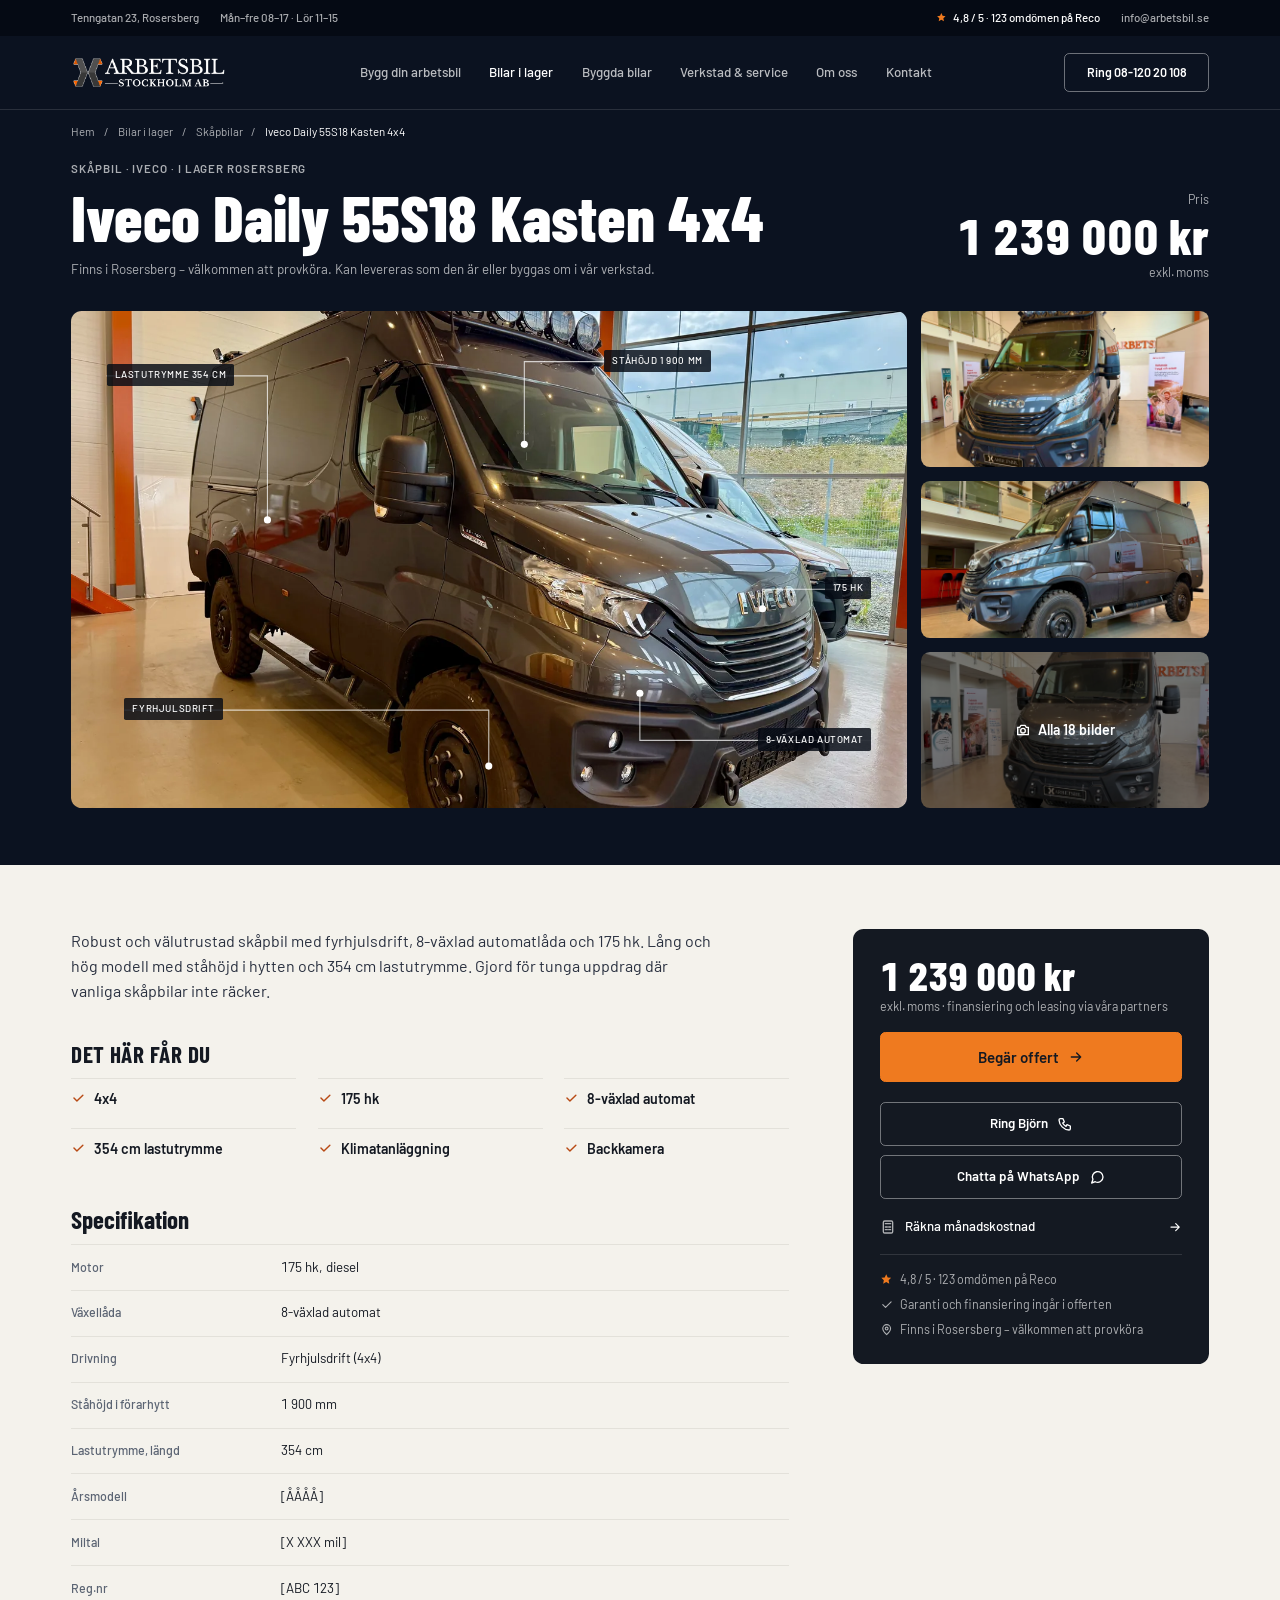
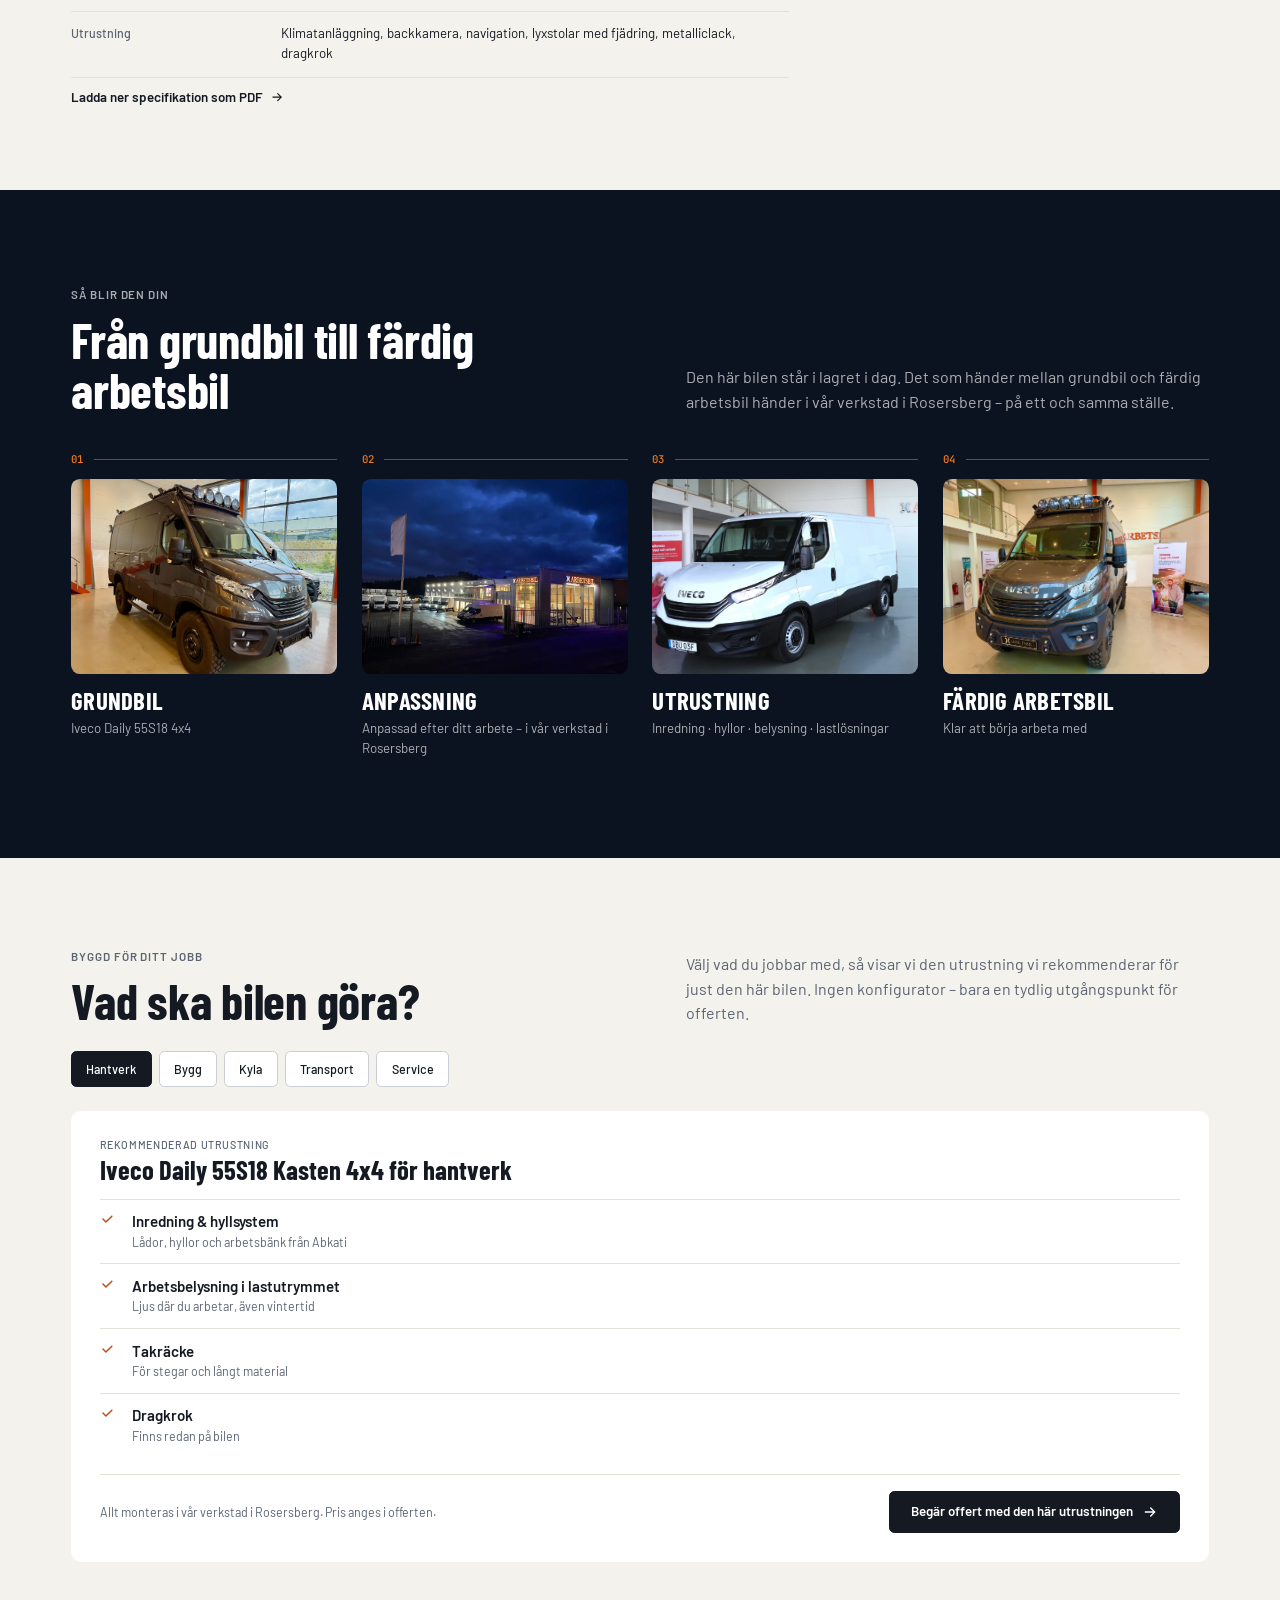
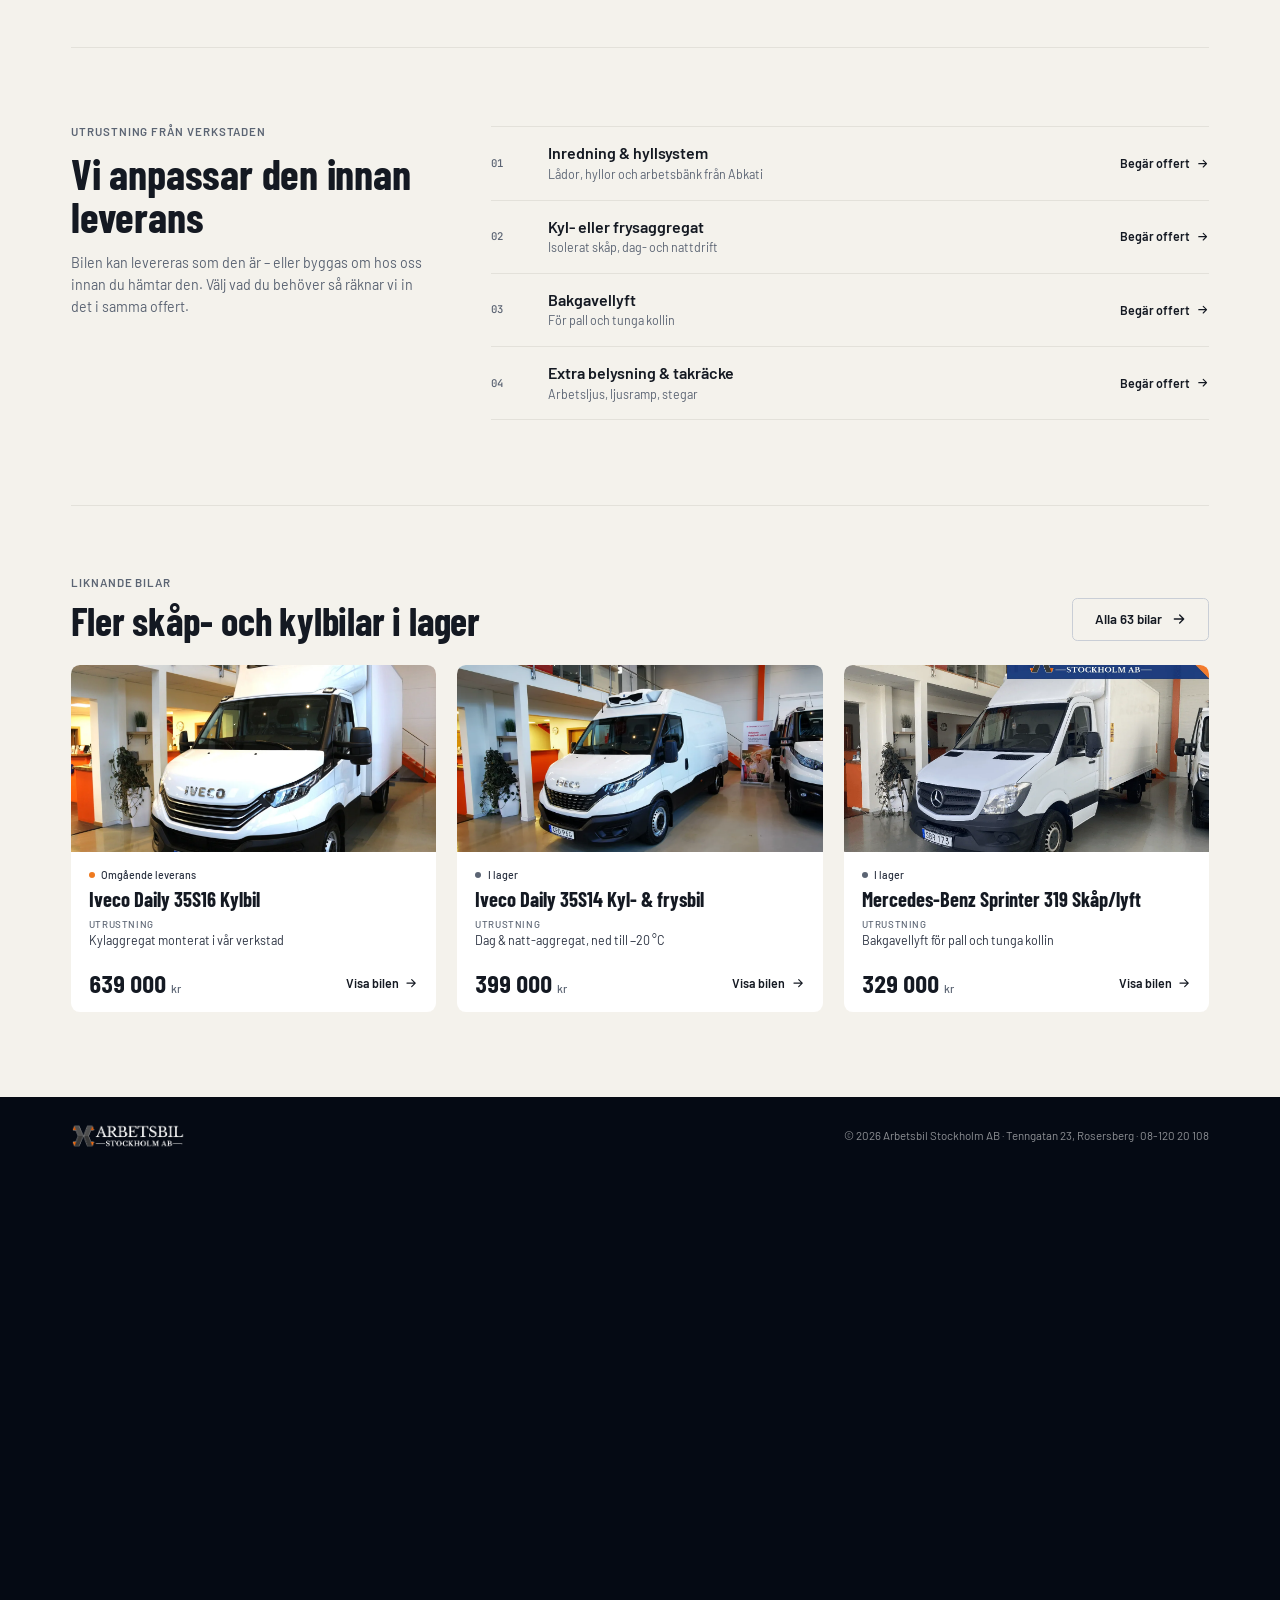
<file: bil-mobil.html>
<!doctype html>
<html lang="sv" data-w="390" data-fit="width">
<head>
<meta charset="utf-8">
<meta name="viewport" content="width=device-width, initial-scale=1">
<meta name="robots" content="noindex, nofollow">
<link rel="icon" href="data:,">
<title>Iveco Daily 55S18 Kasten 4x4 – koncept (mobil)</title>
<script>document.documentElement.classList.add('m');setTimeout(function(){document.documentElement.classList.add('m-ready')},2500);if(matchMedia('(min-width: 900px)').matches&&location.search.indexOf('mobile')<0)location.replace('bil.html'+location.hash);</script>
<link rel="preconnect" href="https://fonts.googleapis.com">
<link rel="preconnect" href="https://fonts.gstatic.com" crossorigin>
<link href="https://fonts.googleapis.com/css2?family=Barlow+Condensed:wght@600;700;800&amp;family=Barlow:wght@400;500;600;700&amp;family=JetBrains+Mono:wght@500&amp;display=swap" rel="stylesheet">
<style>
body{margin:0;font-family:Barlow, 'Helvetica Neue', Arial, sans-serif;background:#0b1220;color:#fff;-webkit-font-smoothing:antialiased}
a{color:inherit;text-decoration:none}a:hover{color:#ef7a1f}
button{font-family:inherit;cursor:pointer}input,select,textarea{font-family:inherit}
.root>*{flex-shrink:0}.root>.grow{flex-grow:1}
.tile{min-height:96px;padding:18px 20px;border-radius:10px;border:1px solid rgba(255,255,255,0.28);background:transparent;color:#fff;text-align:left;display:flex;flex-direction:column;gap:6px;justify-content:center}
.tile:hover{border-color:#fff}.tile.on{border-color:#ef7a1f;background:rgba(239,122,31,0.10)}
.tile .t{font:700 24px/1 'Barlow Condensed', 'Arial Narrow', sans-serif}.tile .d{font:400 13px/1.4 Barlow, 'Helvetica Neue', Arial, sans-serif;color:rgba(255,255,255,0.66)}
.chip{height:40px;padding:0 16px;border-radius:6px;border:1px solid #c9ced6;background:#fff;color:#141922;font:500 14px/1 Barlow, 'Helvetica Neue', Arial, sans-serif;display:inline-flex;align-items:center;gap:8px;white-space:nowrap}
.chip:hover{border-color:#141922}.chip.on{background:#141922;border-color:#141922;color:#fff}
.mchip{height:40px;padding:0 14px;border-radius:6px;border:1px solid rgba(255,255,255,0.28);background:transparent;color:#fff;font:500 14px/1 Barlow, 'Helvetica Neue', Arial, sans-serif;display:inline-flex;align-items:center;white-space:nowrap}
.mchip.on{border-color:#ef7a1f;background:rgba(239,122,31,0.12)}
.lchip{height:38px;padding:0 14px;border-radius:6px;border:1px solid #c9ced6;background:#fff;color:#141922;font:500 13px/1 Barlow, 'Helvetica Neue', Arial, sans-serif;display:inline-flex;align-items:center;white-space:nowrap}
.lchip.on{background:#141922;border-color:#141922;color:#fff}
.cmp{-webkit-appearance:none;appearance:none;position:absolute;inset:0;width:100%;height:100%;opacity:0;background:transparent;margin:0;cursor:ew-resize;z-index:2}
</style>
<style>body{margin:0;background:#0b1220}</style>
<link rel="stylesheet" href="motion.css">
</head>
<body>
<div class="root" style="position: relative; width: 390px; height: 4949px; background: #f4f2ec; display: flex; flex-direction: column; overflow: hidden; font-family: Barlow, 'Helvetica Neue', Arial, sans-serif;"><div style="height: 36px; background: #050a14; color: rgba(255,255,255,0.66); display: flex; align-items: center; justify-content: space-between; padding: 0 16px; font: 500 12px/1 Barlow, 'Helvetica Neue', Arial, sans-serif; box-sizing: border-box;"><span style="display: inline-flex; gap: 6px; align-items: center; color: #fff;"><svg width="11" height="11" viewBox="0 0 24 24" fill="#ef7a1f" aria-hidden="true"><path d="M12 2.5l2.9 6.1 6.6.8-4.9 4.6 1.3 6.6L12 17.3l-5.9 3.3 1.3-6.6L2.5 9.4l6.6-.8z"/></svg> 4,8 / 5 · 123 omdömen</span><span>Mån–fre 08–17</span></div><div style="height: 64px; background: #0b1220; display: flex; align-items: center; justify-content: space-between; padding: 0 16px; box-sizing: border-box; border-bottom: 1px solid rgba(255,255,255,0.12);"><a href="mobil.html" style="display: inline-flex;"><img src="img/logo.png" alt="Arbetsbil Stockholm AB" style="height: 32px; width: auto;"></a><div style="display: flex; gap: 8px; align-items: center;"><a href="#" aria-label="Ring 08-120 20 108" style="width: 44px; height: 44px; border-radius: 6px; border: 1px solid rgba(255,255,255,0.28); display: inline-flex; align-items: center; justify-content: center;"><svg width="20" height="20" viewBox="0 0 24 24" fill="none" stroke="#fff" stroke-width="2" stroke-linecap="round" stroke-linejoin="round" aria-hidden="true"><path d="M5 4h4l2 5-2.5 1.5a11 11 0 0 0 5 5L15 13l5 2v4a2 2 0 0 1-2 2A16 16 0 0 1 3 6a2 2 0 0 1 2-2"/></svg></a><button type="button" aria-label="Meny" style="width: 44px; height: 44px; border-radius: 6px; background: transparent; border: 1px solid rgba(255,255,255,0.28); display: inline-flex; align-items: center; justify-content: center;"><svg width="22" height="22" viewBox="0 0 24 24" fill="none" stroke="#fff" stroke-width="2" stroke-linecap="round" stroke-linejoin="round" aria-hidden="true"><path d="M4 7h16M4 12h16M4 17h16"/></svg></button></div></div><div style="background: #0b1220; padding: 14px 16px 0; display: flex; gap: 8px; align-items: center; font: 400 12px/1 Barlow, 'Helvetica Neue', Arial, sans-serif; color: rgba(255,255,255,0.66); box-sizing: border-box;"><a href="mobil.html">Bilar i lager</a><span>/</span><span style="color: #fff;">Skåpbilar</span></div><div style="background: #0b1220; padding: 16px 16px 0; box-sizing: border-box;"><div data-annot style="position: relative; width: 358px; height: 213px; border-radius: 10px; overflow: hidden; background: #000;"><img src="img/v-kasten.webp" alt="Iveco Daily 55S18 Kasten 4x4" style="width: 100%; height: 100%; object-fit: cover; display: block;"><svg viewBox="0 0 358 213" style="position: absolute; inset: 0; width: 100%; height: 100%;" aria-hidden="true"><path d="M84 90 L84 28 L15 28" stroke="rgba(255,255,255,0.72)" stroke-width="1.25" fill="none"/><circle cx="84" cy="90" r="2" fill="#fff"/><path d="M179 195 L179 171 L23 171" stroke="rgba(255,255,255,0.72)" stroke-width="1.25" fill="none"/><circle cx="179" cy="195" r="2" fill="#fff"/><path d="M296 128 L296 119 L343 119" stroke="rgba(255,255,255,0.72)" stroke-width="1.25" fill="none"/><circle cx="296" cy="128" r="2" fill="#fff"/></svg><span style="position: absolute; left: 15px; top: 23px; background: rgba(5,10,20,0.82); color: #fff; padding: 3px 3px; border-radius: 2px; font: 500 10px/1 Barlow, 'Helvetica Neue', Arial, sans-serif; letter-spacing: 0.06em; text-transform: uppercase; white-space: nowrap;">Lastutrymme 354 cm</span><span style="position: absolute; left: 23px; top: 166px; background: rgba(5,10,20,0.82); color: #fff; padding: 3px 3px; border-radius: 2px; font: 500 10px/1 Barlow, 'Helvetica Neue', Arial, sans-serif; letter-spacing: 0.06em; text-transform: uppercase; white-space: nowrap;">Fyrhjulsdrift</span><span style="position: absolute; right: 15px; top: 114px; background: rgba(5,10,20,0.82); color: #fff; padding: 3px 3px; border-radius: 2px; font: 500 10px/1 Barlow, 'Helvetica Neue', Arial, sans-serif; letter-spacing: 0.06em; text-transform: uppercase; white-space: nowrap;">175 hk</span></div><div style="display: grid; grid-template-columns: repeat(3, minmax(0, 1fr)); gap: 8px; padding-top: 8px;"><div style="height: 72px; border-radius: 8px; overflow: hidden; background: #000;"><img src="img/gal-1.webp" alt="Iveco Daily 55S18 Kasten 4x4, detaljbild" style="width: 100%; height: 100%; object-fit: cover; display: block;"></div><div style="height: 72px; border-radius: 8px; overflow: hidden; background: #000;"><img src="img/gal-4.webp" alt="Iveco Daily 55S18 Kasten 4x4, detaljbild" style="width: 100%; height: 100%; object-fit: cover; display: block;"></div><a href="#" style="position: relative; height: 72px; border-radius: 8px; overflow: hidden; background: #000; display: block; color: #fff;"><img src="img/gal-5.webp" alt="Fler bilder" style="width: 100%; height: 100%; object-fit: cover; display: block; opacity: 0.5;"><span style="position: absolute; inset: 0; display: flex; align-items: center; justify-content: center; gap: 6px; font: 600 12px/1 Barlow, 'Helvetica Neue', Arial, sans-serif;"><svg width="14" height="14" viewBox="0 0 24 24" fill="none" stroke="#fff" stroke-width="2" stroke-linecap="round" stroke-linejoin="round" aria-hidden="true"><path d="M4 8h3l2-3h6l2 3h3v11H4z"/><circle cx="12" cy="13" r="3.5"/></svg> 18 bilder</span></a></div></div><div data-hero style="background: #0b1220; padding: 22px 16px 28px; display: flex; flex-direction: column; gap: 14px; box-sizing: border-box;"><div style="font: 600 13px/1 Barlow, 'Helvetica Neue', Arial, sans-serif; letter-spacing: 0.08em; text-transform: uppercase; color: rgba(255,255,255,0.66);">Skåpbil · Iveco · i lager Rosersberg</div><h1 style="margin: 0; font: 800 44px/0.95 'Barlow Condensed', 'Arial Narrow', sans-serif; color: #fff;">Iveco Daily 55S18 Kasten 4x4</h1><div style="display: flex; align-items: baseline; gap: 10px; padding-top: 4px;"><span style="font: 800 40px/1 'Barlow Condensed', 'Arial Narrow', sans-serif; color: #fff; font-variant-numeric: tabular-nums;">1 239 000 kr</span><span style="font: 400 14px/1 Barlow, 'Helvetica Neue', Arial, sans-serif; color: rgba(255,255,255,0.66);">exkl. moms</span></div><button type="button" style="display: inline-flex; align-items: center; justify-content: center; gap: 10px; height: 54px; padding: 0 24px; border-radius: 6px; font: 600 16px/1 Barlow, 'Helvetica Neue', Arial, sans-serif; box-sizing: border-box; background: #ef7a1f; color: #141922; border: 1px solid #ef7a1f; width: 100%;">Begär offert<svg width="18" height="18" viewBox="0 0 24 24" fill="none" stroke="currentColor" stroke-width="2" stroke-linecap="round" stroke-linejoin="round" aria-hidden="true" class="i-arrow"><path d="M5 12h14M13 6l6 6-6 6"/></svg></button><div style="display: grid; grid-template-columns: 1fr 1fr; gap: 8px;"><a href="#" style="display: inline-flex; align-items: center; justify-content: center; gap: 10px; height: 48px; padding: 0 24px; border-radius: 6px; font: 600 14px/1 Barlow, 'Helvetica Neue', Arial, sans-serif; box-sizing: border-box; background: transparent; color: #fff; border: 1px solid rgba(255,255,255,0.4); width: 100%;">Ring Björn<svg width="18" height="18" viewBox="0 0 24 24" fill="none" stroke="currentColor" stroke-width="2" stroke-linecap="round" stroke-linejoin="round" aria-hidden="true"><path d="M5 4h4l2 5-2.5 1.5a11 11 0 0 0 5 5L15 13l5 2v4a2 2 0 0 1-2 2A16 16 0 0 1 3 6a2 2 0 0 1 2-2"/></svg></a><a href="#" style="display: inline-flex; align-items: center; justify-content: center; gap: 10px; height: 48px; padding: 0 24px; border-radius: 6px; font: 600 14px/1 Barlow, 'Helvetica Neue', Arial, sans-serif; box-sizing: border-box; background: transparent; color: #fff; border: 1px solid rgba(255,255,255,0.4); width: 100%;">WhatsApp<svg width="18" height="18" viewBox="0 0 24 24" fill="none" stroke="currentColor" stroke-width="2" stroke-linecap="round" stroke-linejoin="round" aria-hidden="true"><path d="M21 12a8 8 0 0 1-11.6 7.1L4 21l1.9-5.4A8 8 0 1 1 21 12z"/></svg></a></div><a href="#" style="display: flex; align-items: center; justify-content: space-between; font: 500 14px/1 Barlow, 'Helvetica Neue', Arial, sans-serif; color: #fff;"><span style="display: inline-flex; gap: 8px; align-items: center;"><svg width="16" height="16" viewBox="0 0 24 24" fill="none" stroke="rgba(255,255,255,0.66)" stroke-width="2" stroke-linecap="round" stroke-linejoin="round" aria-hidden="true"><rect x="5" y="3" width="14" height="18" rx="2"/><path d="M8 7h8M8 12h3M13 12h3M8 16h3M13 16h3"/></svg> Räkna månadskostnad</span><svg width="15" height="15" viewBox="0 0 24 24" fill="none" stroke="currentColor" stroke-width="2" stroke-linecap="round" stroke-linejoin="round" aria-hidden="true" class="i-arrow"><path d="M5 12h14M13 6l6 6-6 6"/></svg></a><span style="display: inline-flex; gap: 8px; align-items: center; font: 400 13px/1.3 Barlow, 'Helvetica Neue', Arial, sans-serif; color: rgba(255,255,255,0.66);"><svg width="13" height="13" viewBox="0 0 24 24" fill="#ef7a1f" aria-hidden="true"><path d="M12 2.5l2.9 6.1 6.6.8-4.9 4.6 1.3 6.6L12 17.3l-5.9 3.3 1.3-6.6L2.5 9.4l6.6-.8z"/></svg> 4,8 / 5 · 123 omdömen på Reco</span></div><div style="background: #f4f2ec; padding: 32px 16px; display: flex; flex-direction: column; gap: 28px; box-sizing: border-box;"><p style="margin: 0; max-width: 620px; font: 400 16px/1.55 Barlow, 'Helvetica Neue', Arial, sans-serif; color: #2a3140;">Robust och välutrustad skåpbil med fyrhjulsdrift, 8-växlad automatlåda och 175 hk. Lång och hög modell med ståhöjd i hytten och 354 cm lastutrymme.</p><div style="display: flex; flex-direction: column; gap: 10px;"><span style="font: 700 22px/1 'Barlow Condensed', 'Arial Narrow', sans-serif; color: #141922; text-transform: uppercase; letter-spacing: 0.02em;">Det här får du</span><div style="display: grid; grid-template-columns: repeat(2, minmax(0, 1fr)); gap: 12px 24px;"><span style="display: inline-flex; align-items: center; gap: 10px; padding: 12px 0; border-top: 1px solid #e3e1da; font: 600 15px/1.2 Barlow, 'Helvetica Neue', Arial, sans-serif; color: #141922;"><svg width="16" height="16" viewBox="0 0 24 24" fill="none" stroke="#b84a14" stroke-width="2.4" stroke-linecap="round" stroke-linejoin="round" aria-hidden="true"><path d="M5 12l5 5L20 7"/></svg> 4x4</span><span style="display: inline-flex; align-items: center; gap: 10px; padding: 12px 0; border-top: 1px solid #e3e1da; font: 600 15px/1.2 Barlow, 'Helvetica Neue', Arial, sans-serif; color: #141922;"><svg width="16" height="16" viewBox="0 0 24 24" fill="none" stroke="#b84a14" stroke-width="2.4" stroke-linecap="round" stroke-linejoin="round" aria-hidden="true"><path d="M5 12l5 5L20 7"/></svg> 175 hk</span><span style="display: inline-flex; align-items: center; gap: 10px; padding: 12px 0; border-top: 1px solid #e3e1da; font: 600 15px/1.2 Barlow, 'Helvetica Neue', Arial, sans-serif; color: #141922;"><svg width="16" height="16" viewBox="0 0 24 24" fill="none" stroke="#b84a14" stroke-width="2.4" stroke-linecap="round" stroke-linejoin="round" aria-hidden="true"><path d="M5 12l5 5L20 7"/></svg> 8-växlad automat</span><span style="display: inline-flex; align-items: center; gap: 10px; padding: 12px 0; border-top: 1px solid #e3e1da; font: 600 15px/1.2 Barlow, 'Helvetica Neue', Arial, sans-serif; color: #141922;"><svg width="16" height="16" viewBox="0 0 24 24" fill="none" stroke="#b84a14" stroke-width="2.4" stroke-linecap="round" stroke-linejoin="round" aria-hidden="true"><path d="M5 12l5 5L20 7"/></svg> 354 cm lastutrymme</span><span style="display: inline-flex; align-items: center; gap: 10px; padding: 12px 0; border-top: 1px solid #e3e1da; font: 600 15px/1.2 Barlow, 'Helvetica Neue', Arial, sans-serif; color: #141922;"><svg width="16" height="16" viewBox="0 0 24 24" fill="none" stroke="#b84a14" stroke-width="2.4" stroke-linecap="round" stroke-linejoin="round" aria-hidden="true"><path d="M5 12l5 5L20 7"/></svg> Klimatanläggning</span><span style="display: inline-flex; align-items: center; gap: 10px; padding: 12px 0; border-top: 1px solid #e3e1da; font: 600 15px/1.2 Barlow, 'Helvetica Neue', Arial, sans-serif; color: #141922;"><svg width="16" height="16" viewBox="0 0 24 24" fill="none" stroke="#b84a14" stroke-width="2.4" stroke-linecap="round" stroke-linejoin="round" aria-hidden="true"><path d="M5 12l5 5L20 7"/></svg> Backkamera</span></div></div><div style="display: flex; flex-direction: column; gap: 10px;"><span style="font: 700 24px/1 'Barlow Condensed', 'Arial Narrow', sans-serif; color: #141922;">Specifikation</span><div style="display: flex; flex-direction: column; border-bottom: 1px solid #e3e1da;"><div style="display: grid; grid-template-columns: 130px minmax(0, 1fr); gap: 16px; padding: 14px 0; border-top: 1px solid #e3e1da;"><span style="font: 500 13px/1.5 Barlow, 'Helvetica Neue', Arial, sans-serif; color: #5b6473;">Motor</span><span style="font: 400 14px/1.5 Barlow, 'Helvetica Neue', Arial, sans-serif; color: #141922; font-variant-numeric: tabular-nums;">175 hk, diesel</span></div><div style="display: grid; grid-template-columns: 130px minmax(0, 1fr); gap: 16px; padding: 14px 0; border-top: 1px solid #e3e1da;"><span style="font: 500 13px/1.5 Barlow, 'Helvetica Neue', Arial, sans-serif; color: #5b6473;">Växellåda</span><span style="font: 400 14px/1.5 Barlow, 'Helvetica Neue', Arial, sans-serif; color: #141922; font-variant-numeric: tabular-nums;">8-växlad automat</span></div><div style="display: grid; grid-template-columns: 130px minmax(0, 1fr); gap: 16px; padding: 14px 0; border-top: 1px solid #e3e1da;"><span style="font: 500 13px/1.5 Barlow, 'Helvetica Neue', Arial, sans-serif; color: #5b6473;">Drivning</span><span style="font: 400 14px/1.5 Barlow, 'Helvetica Neue', Arial, sans-serif; color: #141922; font-variant-numeric: tabular-nums;">Fyrhjulsdrift (4x4)</span></div><div style="display: grid; grid-template-columns: 130px minmax(0, 1fr); gap: 16px; padding: 14px 0; border-top: 1px solid #e3e1da;"><span style="font: 500 13px/1.5 Barlow, 'Helvetica Neue', Arial, sans-serif; color: #5b6473;">Ståhöjd i förarhytt</span><span style="font: 400 14px/1.5 Barlow, 'Helvetica Neue', Arial, sans-serif; color: #141922; font-variant-numeric: tabular-nums;">1 900 mm</span></div><div style="display: grid; grid-template-columns: 130px minmax(0, 1fr); gap: 16px; padding: 14px 0; border-top: 1px solid #e3e1da;"><span style="font: 500 13px/1.5 Barlow, 'Helvetica Neue', Arial, sans-serif; color: #5b6473;">Lastutrymme, längd</span><span style="font: 400 14px/1.5 Barlow, 'Helvetica Neue', Arial, sans-serif; color: #141922; font-variant-numeric: tabular-nums;">354 cm</span></div><div style="display: grid; grid-template-columns: 130px minmax(0, 1fr); gap: 16px; padding: 14px 0; border-top: 1px solid #e3e1da;"><span style="font: 500 13px/1.5 Barlow, 'Helvetica Neue', Arial, sans-serif; color: #5b6473;">Årsmodell</span><span style="font: 400 14px/1.5 Barlow, 'Helvetica Neue', Arial, sans-serif; color: #141922; font-variant-numeric: tabular-nums;">[ÅÅÅÅ]</span></div><div style="display: grid; grid-template-columns: 130px minmax(0, 1fr); gap: 16px; padding: 14px 0; border-top: 1px solid #e3e1da;"><span style="font: 500 13px/1.5 Barlow, 'Helvetica Neue', Arial, sans-serif; color: #5b6473;">Miltal</span><span style="font: 400 14px/1.5 Barlow, 'Helvetica Neue', Arial, sans-serif; color: #141922; font-variant-numeric: tabular-nums;">[X XXX mil]</span></div><div style="display: grid; grid-template-columns: 130px minmax(0, 1fr); gap: 16px; padding: 14px 0; border-top: 1px solid #e3e1da;"><span style="font: 500 13px/1.5 Barlow, 'Helvetica Neue', Arial, sans-serif; color: #5b6473;">Reg.nr</span><span style="font: 400 14px/1.5 Barlow, 'Helvetica Neue', Arial, sans-serif; color: #141922; font-variant-numeric: tabular-nums;">[ABC 123]</span></div><div style="display: grid; grid-template-columns: 130px minmax(0, 1fr); gap: 16px; padding: 14px 0; border-top: 1px solid #e3e1da;"><span style="font: 500 13px/1.5 Barlow, 'Helvetica Neue', Arial, sans-serif; color: #5b6473;">Utrustning</span><span style="font: 400 14px/1.5 Barlow, 'Helvetica Neue', Arial, sans-serif; color: #141922; font-variant-numeric: tabular-nums;">Klimatanläggning, backkamera, navigation, lyxstolar med fjädring, metalliclack, dragkrok</span></div></div><a href="#" style="display: inline-flex; align-items: center; gap: 8px; font: 600 14px/1 Barlow, 'Helvetica Neue', Arial, sans-serif; color: #141922;">Specifikation som PDF <svg width="16" height="16" viewBox="0 0 24 24" fill="none" stroke="currentColor" stroke-width="2" stroke-linecap="round" stroke-linejoin="round" aria-hidden="true" class="i-arrow"><path d="M5 12h14M13 6l6 6-6 6"/></svg></a></div></div><div style="background: #0b1220; padding: 40px 16px; display: flex; flex-direction: column; gap: 20px; box-sizing: border-box;"><div style="font: 600 13px/1 Barlow, 'Helvetica Neue', Arial, sans-serif; letter-spacing: 0.08em; text-transform: uppercase; color: rgba(255,255,255,0.66);">Så blir den din</div><h2 style="margin: 0; font: 700 36px/1 'Barlow Condensed', 'Arial Narrow', sans-serif; letter-spacing: -0.005em; color: #fff;">Från grundbil till färdig arbetsbil</h2><p style="margin: 0; max-width: 620px; font: 400 15px/1.55 Barlow, 'Helvetica Neue', Arial, sans-serif; color: rgba(255,255,255,0.66);">Allt mellan grundbil och färdig arbetsbil händer i vår verkstad i Rosersberg.</p><div style="display: grid; grid-template-columns: repeat(2, minmax(0, 1fr)); gap: 28px;"><div style="display: flex; flex-direction: column; gap: 16px;"><div style="display: flex; align-items: center; gap: 12px;"><span style="font: 500 12px/1 'JetBrains Mono', Consolas, monospace; color: #ef7a1f;">01</span><span style="flex-grow: 1; height: 1px; background: rgba(255,255,255,0.28);"></span></div><div style="height: 120px; border-radius: 10px; overflow: hidden; background: #000;"><img src="img/v-kasten.webp" alt="Grundbil" style="width: 100%; height: 100%; object-fit: cover; display: block;"></div><div style="display: flex; flex-direction: column; gap: 6px;"><span style="font: 700 20px/1 'Barlow Condensed', 'Arial Narrow', sans-serif; text-transform: uppercase; letter-spacing: 0.01em;">Grundbil</span><span style="font: 400 15px/1.5 Barlow, 'Helvetica Neue', Arial, sans-serif; color: rgba(255,255,255,0.66);">Iveco Daily 55S18 4x4</span></div></div><div style="display: flex; flex-direction: column; gap: 16px;"><div style="display: flex; align-items: center; gap: 12px;"><span style="font: 500 12px/1 'JetBrains Mono', Consolas, monospace; color: #ef7a1f;">02</span><span style="flex-grow: 1; height: 1px; background: rgba(255,255,255,0.28);"></span></div><div style="height: 120px; border-radius: 10px; overflow: hidden; background: #000;"><img src="img/night.webp" alt="Anpassning" style="width: 100%; height: 100%; object-fit: cover; display: block;"></div><div style="display: flex; flex-direction: column; gap: 6px;"><span style="font: 700 20px/1 'Barlow Condensed', 'Arial Narrow', sans-serif; text-transform: uppercase; letter-spacing: 0.01em;">Anpassning</span><span style="font: 400 15px/1.5 Barlow, 'Helvetica Neue', Arial, sans-serif; color: rgba(255,255,255,0.66);">Anpassad efter ditt arbete – i vår verkstad i Rosersberg</span></div></div><div style="display: flex; flex-direction: column; gap: 16px;"><div style="display: flex; align-items: center; gap: 12px;"><span style="font: 500 12px/1 'JetBrains Mono', Consolas, monospace; color: #ef7a1f;">03</span><span style="flex-grow: 1; height: 1px; background: rgba(255,255,255,0.28);"></span></div><div style="height: 120px; border-radius: 10px; overflow: hidden; background: #000;"><img src="img/case-service.webp" alt="Utrustning" style="width: 100%; height: 100%; object-fit: cover; display: block;"></div><div style="display: flex; flex-direction: column; gap: 6px;"><span style="font: 700 20px/1 'Barlow Condensed', 'Arial Narrow', sans-serif; text-transform: uppercase; letter-spacing: 0.01em;">Utrustning</span><span style="font: 400 15px/1.5 Barlow, 'Helvetica Neue', Arial, sans-serif; color: rgba(255,255,255,0.66);">Inredning · hyllor · belysning · lastlösningar</span></div></div><div style="display: flex; flex-direction: column; gap: 16px;"><div style="display: flex; align-items: center; gap: 12px;"><span style="font: 500 12px/1 'JetBrains Mono', Consolas, monospace; color: #ef7a1f;">04</span><span style="flex-grow: 1; height: 1px; background: rgba(255,255,255,0.28);"></span></div><div style="height: 120px; border-radius: 10px; overflow: hidden; background: #000;"><img src="img/gal-1.webp" alt="Färdig arbetsbil" style="width: 100%; height: 100%; object-fit: cover; display: block;"></div><div style="display: flex; flex-direction: column; gap: 6px;"><span style="font: 700 20px/1 'Barlow Condensed', 'Arial Narrow', sans-serif; text-transform: uppercase; letter-spacing: 0.01em;">Färdig arbetsbil</span><span style="font: 400 15px/1.5 Barlow, 'Helvetica Neue', Arial, sans-serif; color: rgba(255,255,255,0.66);">Klar att börja arbeta med</span></div></div></div></div><div style="background: #f4f2ec; padding: 36px 16px; display: flex; flex-direction: column; gap: 16px; box-sizing: border-box;"><div style="font: 600 13px/1 Barlow, 'Helvetica Neue', Arial, sans-serif; letter-spacing: 0.08em; text-transform: uppercase; color: #5b6473;">Byggd för ditt jobb</div><h2 style="margin: 0; font: 700 36px/1 'Barlow Condensed', 'Arial Narrow', sans-serif; letter-spacing: -0.005em; color: #141922;">Vad ska bilen göra?</h2><div style="display: flex; gap: 8px; flex-wrap: wrap;"><button type="button" class="lchip on" data-job="hantverk">Hantverk</button><button type="button" class="lchip" data-job="bygg">Bygg</button><button type="button" class="lchip" data-job="kyla">Kyla</button><button type="button" class="lchip" data-job="transport">Transport</button><button type="button" class="lchip" data-job="service">Service</button></div><div style="background: #fff; border-radius: 12px; padding: 22px; display: flex; flex-direction: column; gap: 18px;"><div style="display: flex; flex-direction: column; gap: 6px;"><span style="font: 500 12px/1 Barlow, 'Helvetica Neue', Arial, sans-serif; letter-spacing: 0.06em; text-transform: uppercase; color: #5b6473;">Rekommenderad utrustning</span><span style="font: 700 26px/1 'Barlow Condensed', 'Arial Narrow', sans-serif; color: #141922;">Iveco Daily 55S18 Kasten 4x4 för <span data-bind="jobLabel">hantverk</span></span></div><div style="display: flex; flex-direction: column;"><div data-items><div style="display: grid; grid-template-columns: 24px 1fr; gap: 12px; align-items: start; padding: 14px 0; border-top: 1px solid #e3e1da;"><svg width="16" height="16" viewBox="0 0 24 24" fill="none" stroke="#b84a14" stroke-width="2.4" stroke-linecap="round" stroke-linejoin="round" aria-hidden="true"><path d="M5 12l5 5L20 7"/></svg><span style="display: flex; flex-direction: column; gap: 3px;"><span style="font: 600 15px/1.25 Barlow, 'Helvetica Neue', Arial, sans-serif; color: #141922;">Inredning & hyllsystem</span><span style="font: 400 13px/1.4 Barlow, 'Helvetica Neue', Arial, sans-serif; color: #5b6473;">Lådor, hyllor och arbetsbänk från Abkati</span></span></div><div style="display: grid; grid-template-columns: 24px 1fr; gap: 12px; align-items: start; padding: 14px 0; border-top: 1px solid #e3e1da;"><svg width="16" height="16" viewBox="0 0 24 24" fill="none" stroke="#b84a14" stroke-width="2.4" stroke-linecap="round" stroke-linejoin="round" aria-hidden="true"><path d="M5 12l5 5L20 7"/></svg><span style="display: flex; flex-direction: column; gap: 3px;"><span style="font: 600 15px/1.25 Barlow, 'Helvetica Neue', Arial, sans-serif; color: #141922;">Arbetsbelysning i lastutrymmet</span><span style="font: 400 13px/1.4 Barlow, 'Helvetica Neue', Arial, sans-serif; color: #5b6473;">Ljus där du arbetar, även vintertid</span></span></div><div style="display: grid; grid-template-columns: 24px 1fr; gap: 12px; align-items: start; padding: 14px 0; border-top: 1px solid #e3e1da;"><svg width="16" height="16" viewBox="0 0 24 24" fill="none" stroke="#b84a14" stroke-width="2.4" stroke-linecap="round" stroke-linejoin="round" aria-hidden="true"><path d="M5 12l5 5L20 7"/></svg><span style="display: flex; flex-direction: column; gap: 3px;"><span style="font: 600 15px/1.25 Barlow, 'Helvetica Neue', Arial, sans-serif; color: #141922;">Takräcke</span><span style="font: 400 13px/1.4 Barlow, 'Helvetica Neue', Arial, sans-serif; color: #5b6473;">För stegar och långt material</span></span></div><div style="display: grid; grid-template-columns: 24px 1fr; gap: 12px; align-items: start; padding: 14px 0; border-top: 1px solid #e3e1da;"><svg width="16" height="16" viewBox="0 0 24 24" fill="none" stroke="#b84a14" stroke-width="2.4" stroke-linecap="round" stroke-linejoin="round" aria-hidden="true"><path d="M5 12l5 5L20 7"/></svg><span style="display: flex; flex-direction: column; gap: 3px;"><span style="font: 600 15px/1.25 Barlow, 'Helvetica Neue', Arial, sans-serif; color: #141922;">Dragkrok</span><span style="font: 400 13px/1.4 Barlow, 'Helvetica Neue', Arial, sans-serif; color: #5b6473;">Finns redan på bilen</span></span></div></div></div><div style="display: flex; flex-direction: column; align-items: stretch; justify-content: space-between; gap: 14px; padding-top: 18px; border-top: 1px solid #e3e1da;"><span style="font: 400 14px/1.45 Barlow, 'Helvetica Neue', Arial, sans-serif; color: #5b6473;">Allt monteras i vår verkstad i Rosersberg. Pris anges i offerten.</span><button type="button" style="display: inline-flex; align-items: center; justify-content: center; gap: 10px; height: 48px; padding: 0 24px; border-radius: 6px; font: 600 15px/1 Barlow, 'Helvetica Neue', Arial, sans-serif; box-sizing: border-box; background: #141922; color: #fff; border: 1px solid #141922; width: 100%;">Begär offert med den här utrustningen<svg width="18" height="18" viewBox="0 0 24 24" fill="none" stroke="currentColor" stroke-width="2" stroke-linecap="round" stroke-linejoin="round" aria-hidden="true" class="i-arrow"><path d="M5 12h14M13 6l6 6-6 6"/></svg></button></div></div></div><div style="background: #f4f2ec; padding: 8px 16px 36px; display: flex; flex-direction: column; gap: 12px; box-sizing: border-box;"><div style="display: flex; flex-direction: column; gap: 10px; padding-top: 28px; border-top: 1px solid #e3e1da;"><div style="font: 600 13px/1 Barlow, 'Helvetica Neue', Arial, sans-serif; letter-spacing: 0.08em; text-transform: uppercase; color: #5b6473;">Utrustning från verkstaden</div><h2 style="margin: 0; font: 700 30px/1 'Barlow Condensed', 'Arial Narrow', sans-serif; letter-spacing: -0.005em; color: #141922;">Vi anpassar den innan leverans</h2></div><div style="display: flex; flex-direction: column; border-bottom: 1px solid #e3e1da;"><a href="#" style="display: grid; grid-template-columns: 28px 1fr auto; gap: 16px; align-items: center; padding: 18px 0; border-top: 1px solid #e3e1da; color: #141922;"><span style="font: 500 12px/1 'JetBrains Mono', Consolas, monospace; color: #5b6473;">01</span><span style="display: flex; flex-direction: column; gap: 4px;"><span style="font: 600 18px/1.2 Barlow, 'Helvetica Neue', Arial, sans-serif;">Inredning &amp; hyllsystem</span><span style="font: 400 14px/1.4 Barlow, 'Helvetica Neue', Arial, sans-serif; color: #5b6473;">Lådor, hyllor och arbetsbänk från Abkati</span></span><span style="display: inline-flex; gap: 6px; align-items: center; font: 600 14px/1 Barlow, 'Helvetica Neue', Arial, sans-serif; white-space: nowrap;">Begär offert <svg width="15" height="15" viewBox="0 0 24 24" fill="none" stroke="currentColor" stroke-width="2" stroke-linecap="round" stroke-linejoin="round" aria-hidden="true" class="i-arrow"><path d="M5 12h14M13 6l6 6-6 6"/></svg></span></a><a href="#" style="display: grid; grid-template-columns: 28px 1fr auto; gap: 16px; align-items: center; padding: 18px 0; border-top: 1px solid #e3e1da; color: #141922;"><span style="font: 500 12px/1 'JetBrains Mono', Consolas, monospace; color: #5b6473;">02</span><span style="display: flex; flex-direction: column; gap: 4px;"><span style="font: 600 18px/1.2 Barlow, 'Helvetica Neue', Arial, sans-serif;">Kyl- eller frysaggregat</span><span style="font: 400 14px/1.4 Barlow, 'Helvetica Neue', Arial, sans-serif; color: #5b6473;">Isolerat skåp, dag- och nattdrift</span></span><span style="display: inline-flex; gap: 6px; align-items: center; font: 600 14px/1 Barlow, 'Helvetica Neue', Arial, sans-serif; white-space: nowrap;">Begär offert <svg width="15" height="15" viewBox="0 0 24 24" fill="none" stroke="currentColor" stroke-width="2" stroke-linecap="round" stroke-linejoin="round" aria-hidden="true" class="i-arrow"><path d="M5 12h14M13 6l6 6-6 6"/></svg></span></a><a href="#" style="display: grid; grid-template-columns: 28px 1fr auto; gap: 16px; align-items: center; padding: 18px 0; border-top: 1px solid #e3e1da; color: #141922;"><span style="font: 500 12px/1 'JetBrains Mono', Consolas, monospace; color: #5b6473;">03</span><span style="display: flex; flex-direction: column; gap: 4px;"><span style="font: 600 18px/1.2 Barlow, 'Helvetica Neue', Arial, sans-serif;">Bakgavellyft</span><span style="font: 400 14px/1.4 Barlow, 'Helvetica Neue', Arial, sans-serif; color: #5b6473;">För pall och tunga kollin</span></span><span style="display: inline-flex; gap: 6px; align-items: center; font: 600 14px/1 Barlow, 'Helvetica Neue', Arial, sans-serif; white-space: nowrap;">Begär offert <svg width="15" height="15" viewBox="0 0 24 24" fill="none" stroke="currentColor" stroke-width="2" stroke-linecap="round" stroke-linejoin="round" aria-hidden="true" class="i-arrow"><path d="M5 12h14M13 6l6 6-6 6"/></svg></span></a><a href="#" style="display: grid; grid-template-columns: 28px 1fr auto; gap: 16px; align-items: center; padding: 18px 0; border-top: 1px solid #e3e1da; color: #141922;"><span style="font: 500 12px/1 'JetBrains Mono', Consolas, monospace; color: #5b6473;">04</span><span style="display: flex; flex-direction: column; gap: 4px;"><span style="font: 600 18px/1.2 Barlow, 'Helvetica Neue', Arial, sans-serif;">Extra belysning &amp; takräcke</span><span style="font: 400 14px/1.4 Barlow, 'Helvetica Neue', Arial, sans-serif; color: #5b6473;">Arbetsljus, ljusramp, stegar</span></span><span style="display: inline-flex; gap: 6px; align-items: center; font: 600 14px/1 Barlow, 'Helvetica Neue', Arial, sans-serif; white-space: nowrap;">Begär offert <svg width="15" height="15" viewBox="0 0 24 24" fill="none" stroke="currentColor" stroke-width="2" stroke-linecap="round" stroke-linejoin="round" aria-hidden="true" class="i-arrow"><path d="M5 12h14M13 6l6 6-6 6"/></svg></span></a></div></div><div class="grow" style="background: #f4f2ec; padding: 8px 16px 110px; display: flex; flex-direction: column; gap: 14px; box-sizing: border-box;"><div style="display: flex; flex-direction: column; gap: 10px; padding-top: 28px; border-top: 1px solid #e3e1da;"><div style="font: 600 13px/1 Barlow, 'Helvetica Neue', Arial, sans-serif; letter-spacing: 0.08em; text-transform: uppercase; color: #5b6473;">Liknande bilar</div><h2 style="margin: 0; font: 700 30px/1 'Barlow Condensed', 'Arial Narrow', sans-serif; letter-spacing: -0.005em; color: #141922;">Fler skåp- och kylbilar</h2></div><a data-card href="#" style="display: flex; flex-direction: column; background: #fff; border-radius: 10px; overflow: hidden; color: #141922;"><div style="height: 210px; background: #f4f2ec;"><img src="img/v-kylbil.webp" alt="Iveco Daily 35S16 Kylbil" style="width: 100%; height: 100%; object-fit: cover; display: block;"></div><div style="padding: 20px 20px 18px; display: flex; flex-direction: column; gap: 10px; flex-grow: 1;"><span style="display: inline-flex; align-items: center; gap: 7px; font: 500 12px/1 Barlow, 'Helvetica Neue', Arial, sans-serif; color: #2a3140;"><span style="width: 7px; height: 7px; border-radius: 50%; background: #ef7a1f;"></span>Omgående leverans</span><div style="font: 700 23px/1.05 'Barlow Condensed', 'Arial Narrow', sans-serif;">Iveco Daily 35S16 Kylbil</div><div style="display: flex; flex-direction: column; gap: 2px;"><span style="font: 500 11px/1 Barlow, 'Helvetica Neue', Arial, sans-serif; letter-spacing: 0.06em; text-transform: uppercase; color: #5b6473;">Utrustning</span><span style="font: 400 14px/1.45 Barlow, 'Helvetica Neue', Arial, sans-serif; color: #2a3140;">Kylaggregat monterat i vår verkstad</span></div><div style="margin-top: auto; padding-top: 14px; display: flex; align-items: center; justify-content: space-between;"><span style="font: 700 28px/1 'Barlow Condensed', 'Arial Narrow', sans-serif; font-variant-numeric: tabular-nums;">639 000 <span style="font: 500 13px/1 Barlow, 'Helvetica Neue', Arial, sans-serif; color: #5b6473;">kr</span></span><span style="display: inline-flex; align-items: center; gap: 6px; font: 600 14px/1 Barlow, 'Helvetica Neue', Arial, sans-serif;">Visa bilen <svg width="16" height="16" viewBox="0 0 24 24" fill="none" stroke="currentColor" stroke-width="2" stroke-linecap="round" stroke-linejoin="round" aria-hidden="true" class="i-arrow"><path d="M5 12h14M13 6l6 6-6 6"/></svg></span></div></div></a><a data-card href="#" style="display: flex; flex-direction: column; background: #fff; border-radius: 10px; overflow: hidden; color: #141922;"><div style="height: 210px; background: #f4f2ec;"><img src="img/v-frys.webp" alt="Iveco Daily 35S14 Kyl- &amp; frysbil" style="width: 100%; height: 100%; object-fit: cover; display: block;"></div><div style="padding: 20px 20px 18px; display: flex; flex-direction: column; gap: 10px; flex-grow: 1;"><span style="display: inline-flex; align-items: center; gap: 7px; font: 500 12px/1 Barlow, 'Helvetica Neue', Arial, sans-serif; color: #2a3140;"><span style="width: 7px; height: 7px; border-radius: 50%; background: #5b6473;"></span>I lager</span><div style="font: 700 23px/1.05 'Barlow Condensed', 'Arial Narrow', sans-serif;">Iveco Daily 35S14 Kyl- &amp; frysbil</div><div style="display: flex; flex-direction: column; gap: 2px;"><span style="font: 500 11px/1 Barlow, 'Helvetica Neue', Arial, sans-serif; letter-spacing: 0.06em; text-transform: uppercase; color: #5b6473;">Utrustning</span><span style="font: 400 14px/1.45 Barlow, 'Helvetica Neue', Arial, sans-serif; color: #2a3140;">Dag &amp; natt-aggregat, ned till −20 °C</span></div><div style="margin-top: auto; padding-top: 14px; display: flex; align-items: center; justify-content: space-between;"><span style="font: 700 28px/1 'Barlow Condensed', 'Arial Narrow', sans-serif; font-variant-numeric: tabular-nums;">399 000 <span style="font: 500 13px/1 Barlow, 'Helvetica Neue', Arial, sans-serif; color: #5b6473;">kr</span></span><span style="display: inline-flex; align-items: center; gap: 6px; font: 600 14px/1 Barlow, 'Helvetica Neue', Arial, sans-serif;">Visa bilen <svg width="16" height="16" viewBox="0 0 24 24" fill="none" stroke="currentColor" stroke-width="2" stroke-linecap="round" stroke-linejoin="round" aria-hidden="true" class="i-arrow"><path d="M5 12h14M13 6l6 6-6 6"/></svg></span></div></div></a><a href="mobil.html" style="display: inline-flex; align-items: center; justify-content: center; gap: 10px; height: 50px; padding: 0 24px; border-radius: 6px; font: 600 15px/1 Barlow, 'Helvetica Neue', Arial, sans-serif; box-sizing: border-box; background: transparent; color: #141922; border: 1px solid #c9ced6; width: 100%;">Alla 63 bilar<svg width="18" height="18" viewBox="0 0 24 24" fill="none" stroke="currentColor" stroke-width="2" stroke-linecap="round" stroke-linejoin="round" aria-hidden="true" class="i-arrow"><path d="M5 12h14M13 6l6 6-6 6"/></svg></a></div><div style="position: fixed; left: 0; right: 0; bottom: 0; height: 72px; z-index: 20; background: #050a14; border-top: 1px solid rgba(255,255,255,0.12); display: grid; grid-template-columns: repeat(3, minmax(0, 1fr)); gap: 8px; padding: 10px 12px; box-sizing: border-box;"><a href="#" style="display: inline-flex; flex-direction: column; align-items: center; justify-content: center; gap: 4px; border-radius: 6px; border: 1px solid rgba(255,255,255,0.28); color: #fff; font: 600 12px/1 Barlow, 'Helvetica Neue', Arial, sans-serif;"><svg width="18" height="18" viewBox="0 0 24 24" fill="none" stroke="#fff" stroke-width="2" stroke-linecap="round" stroke-linejoin="round" aria-hidden="true"><path d="M5 4h4l2 5-2.5 1.5a11 11 0 0 0 5 5L15 13l5 2v4a2 2 0 0 1-2 2A16 16 0 0 1 3 6a2 2 0 0 1 2-2"/></svg> Ring</a><a href="#" style="display: inline-flex; flex-direction: column; align-items: center; justify-content: center; gap: 4px; border-radius: 6px; background: #ef7a1f; color: #141922; font: 600 12px/1 Barlow, 'Helvetica Neue', Arial, sans-serif;"><svg width="18" height="18" viewBox="0 0 24 24" fill="none" stroke="#141922" stroke-width="2" stroke-linecap="round" stroke-linejoin="round" aria-hidden="true"><rect x="3" y="5" width="18" height="14" rx="2"/><path d="M3 7l9 6 9-6"/></svg> Begär offert</a><a href="#" style="display: inline-flex; flex-direction: column; align-items: center; justify-content: center; gap: 4px; border-radius: 6px; border: 1px solid rgba(255,255,255,0.28); color: #fff; font: 600 12px/1 Barlow, 'Helvetica Neue', Arial, sans-serif;"><svg width="18" height="18" viewBox="0 0 24 24" fill="none" stroke="#fff" stroke-width="2" stroke-linecap="round" stroke-linejoin="round" aria-hidden="true"><path d="M21 12a8 8 0 0 1-11.6 7.1L4 21l1.9-5.4A8 8 0 1 1 21 12z"/></svg> WhatsApp</a></div></div>
<script type="text/template" id="items-tpl"><div style="display: grid; grid-template-columns: 24px 1fr; gap: 12px; align-items: start; padding: 14px 0; border-top: 1px solid #e3e1da;"><svg width="16" height="16" viewBox="0 0 24 24" fill="none" stroke="#b84a14" stroke-width="2.4" stroke-linecap="round" stroke-linejoin="round" aria-hidden="true"><path d="M5 12l5 5L20 7"/></svg><span style="display: flex; flex-direction: column; gap: 3px;"><span style="font: 600 15px/1.25 Barlow, 'Helvetica Neue', Arial, sans-serif; color: #141922;">%NAME%</span><span style="font: 400 13px/1.4 Barlow, 'Helvetica Neue', Arial, sans-serif; color: #5b6473;">%NOTE%</span></span></div></script>
<script>window.PROTO={"personas": [["hantverk", "Hantverk", "Snickare, el, VVS", "Servicebil med inredning", "Hyllor, lådor och arbetsbänk från Abkati. Låsbart skåp och ordning från första dagen.", "img/case-service.webp"], ["bygg", "Bygg", "Entreprenad, mark, rivning", "Kranbil eller tippbil", "Fassi-kran med stödben, trevägstipp eller flak. Sjutonnare när lasten kräver det.", "img/hero-kran.webp"], ["kyla", "Kyla", "Livsmedel, catering, blommor", "Kyl- eller frysbil", "Isolerat skåp och aggregat för dag och natt, ned till −20 °C.", "img/case-kyl.webp"], ["transport", "Transport", "Bud, distribution, flytt", "Skåp med bakgavellyft", "Skåpbil med lyft för pall och tunga kollin, eller lastväxlare 5 ton.", "img/v-skaplyft.webp"], ["kommun", "Kommun", "Drift, gata, park", "Specialbygge", "TMA-bil, maskintransport och andra specialbyggen med partners som Vicky Teknik.", "img/case-tma.webp"]], "jobs": [["hantverk", "Hantverk", [["Inredning & hyllsystem", "Lådor, hyllor och arbetsbänk från Abkati"], ["Arbetsbelysning i lastutrymmet", "Ljus där du arbetar, även vintertid"], ["Takräcke", "För stegar och långt material"], ["Dragkrok", "Finns redan på bilen"]]], ["bygg", "Bygg", [["Takräcke & stege", "För långt material"], ["Lastsäkring", "Öglor och spännband i lastutrymmet"], ["Golv- och väggskydd", "Tåligt för tung och smutsig last"], ["Dragkrok", "Finns redan på bilen"]]], ["kyla", "Kyla", [["Kyl- eller frysaggregat", "Dag- och nattdrift, ned till −20 °C"], ["Isolering av lastutrymmet", "Isolerat skåp"], ["Hyllsystem för kyla", "Anpassat för lådor och backar"]]], ["transport", "Transport", [["Bakgavellyft", "För pall och tunga kollin"], ["Lastsäkring", "Öglor och spännband"], ["Golv- och väggskydd", "Skyddar vid daglig lastning"], ["Backkamera", "Finns redan på bilen"]]], ["service", "Service", [["Inredning med lådor & hyllor", "Abkati, anpassad efter dina verktyg"], ["Arbetsbänk", "I lastutrymmet"], ["Arbetsbelysning", "I lastutrymmet"], ["Takräcke", "För stegar"]]]]};</script>
<script src="proto.js"></script>
<script src="motion.js" defer></script>
</body>
</html>
</file>
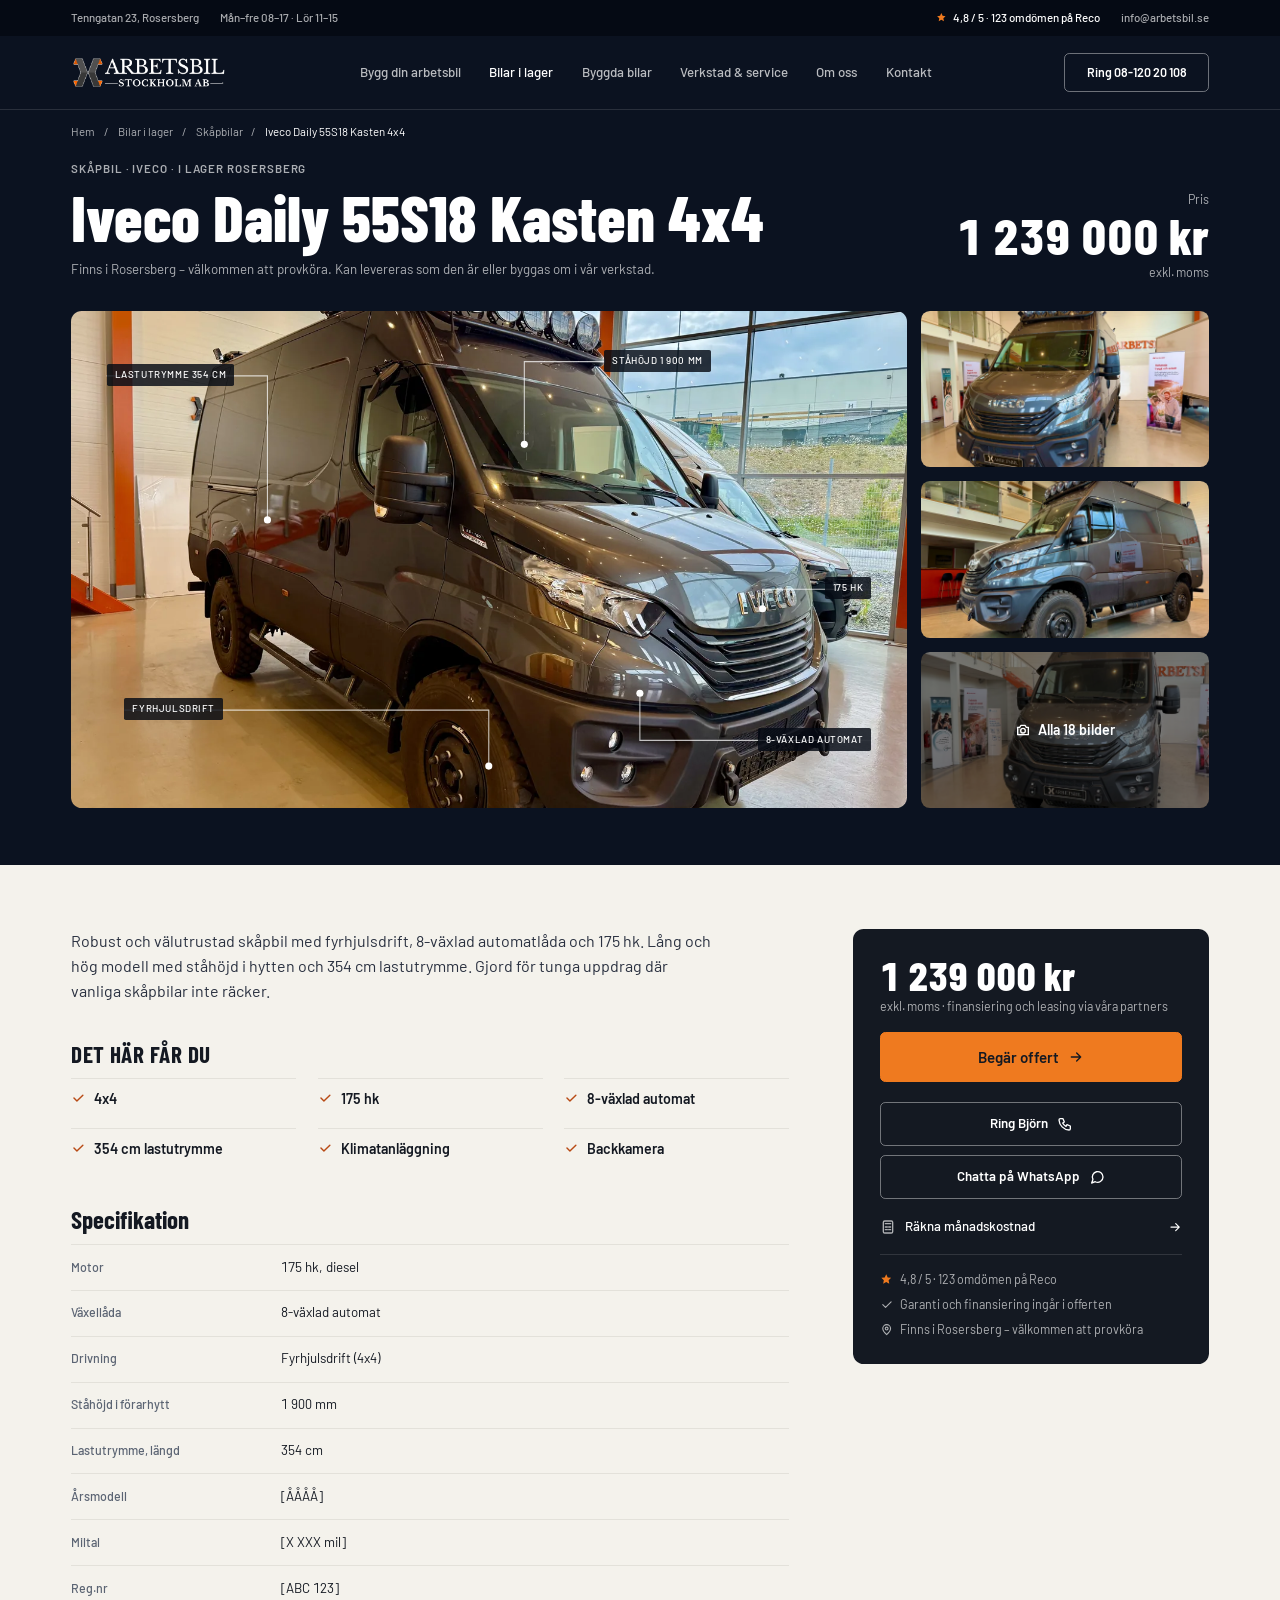
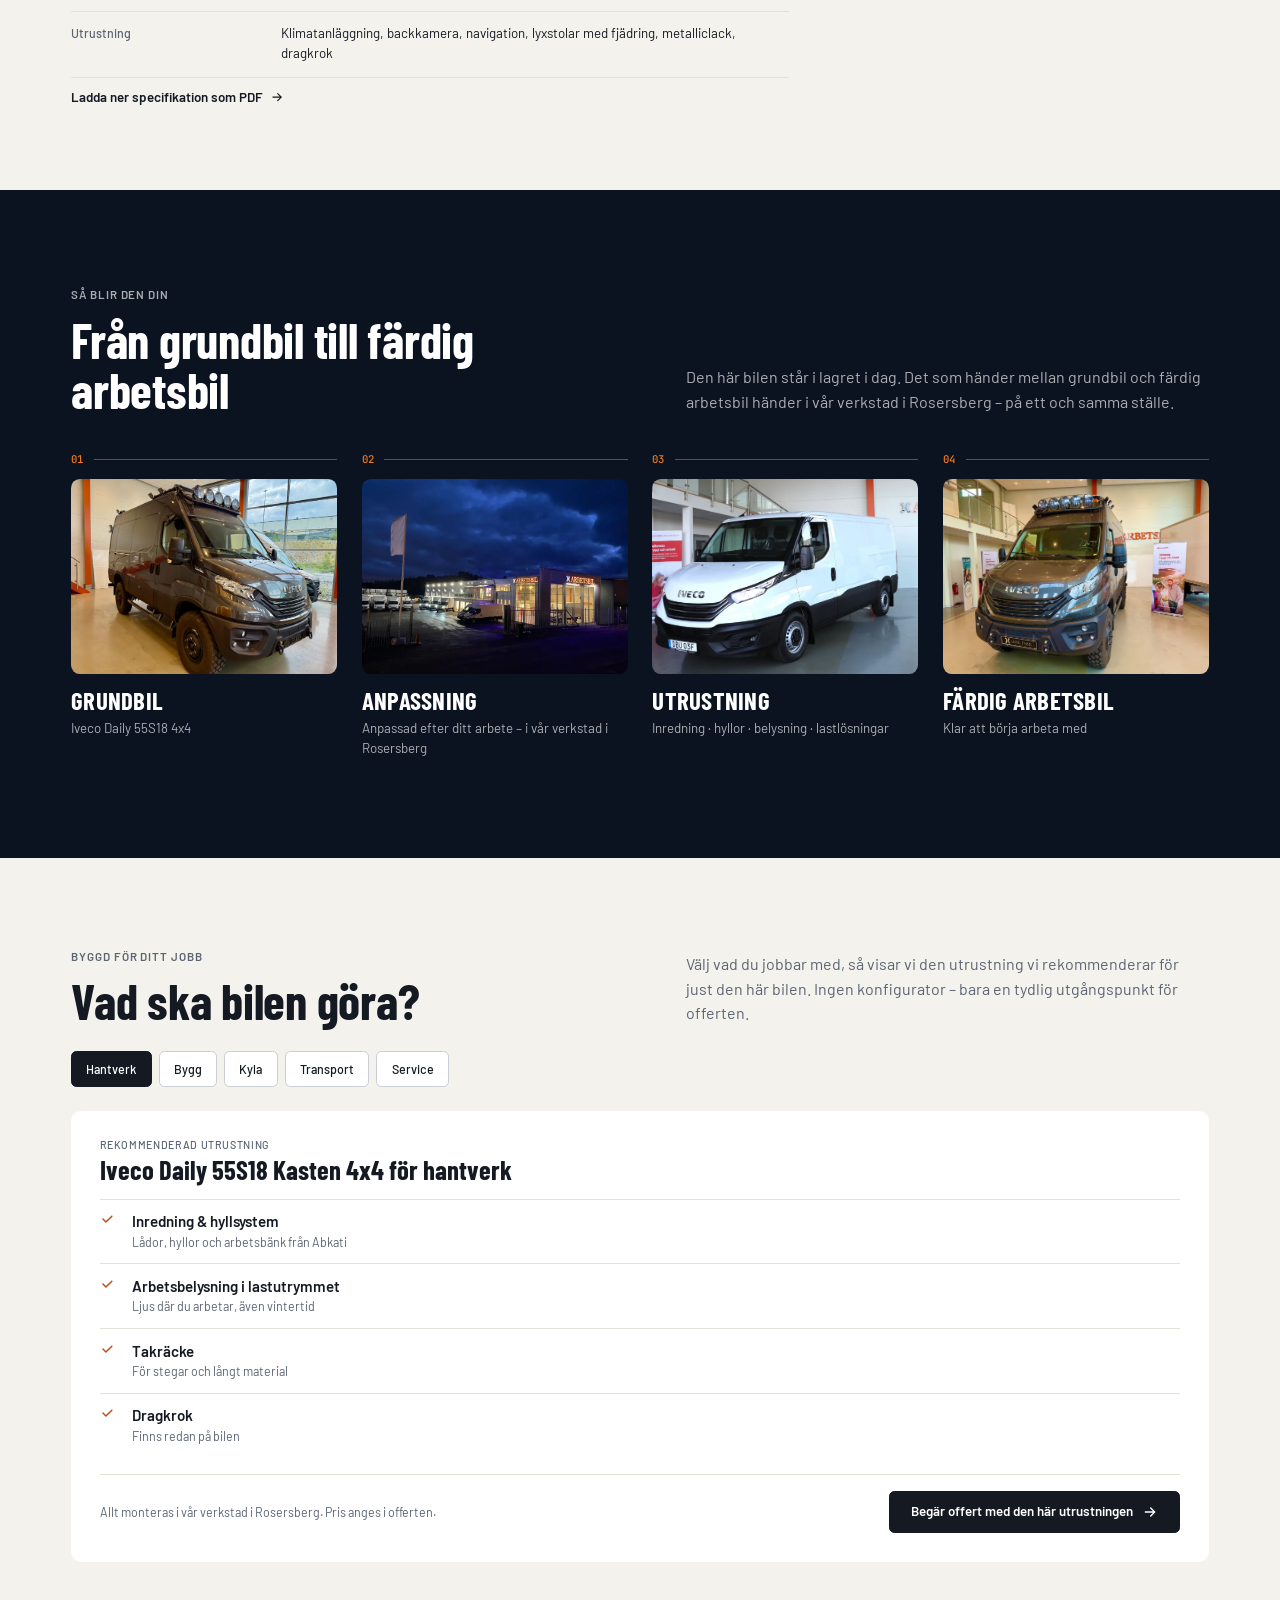
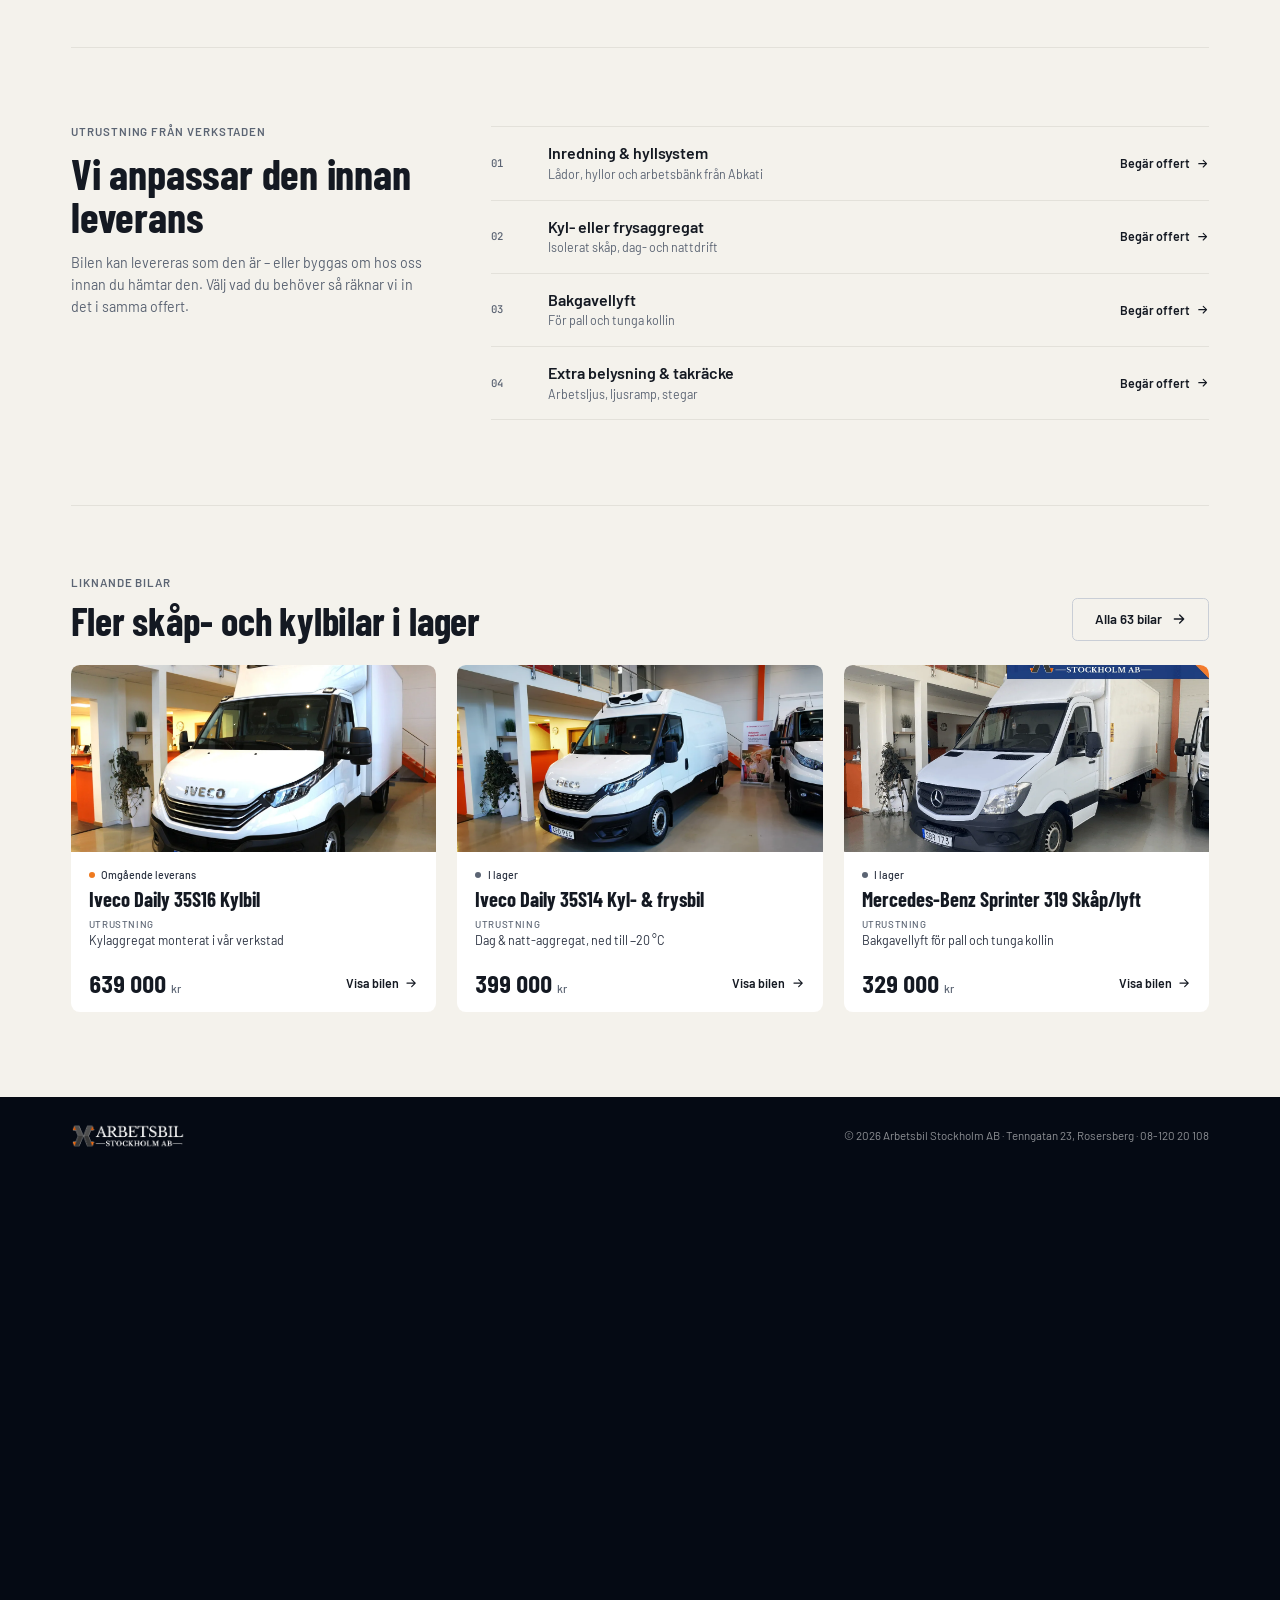
<file: bil.html>
<!doctype html>
<html lang="sv" data-w="1440" data-fit="max1">
<head>
<meta charset="utf-8">
<meta name="viewport" content="width=device-width, initial-scale=1">
<meta name="robots" content="noindex, nofollow">
<link rel="icon" href="data:,">
<title>Iveco Daily 55S18 Kasten 4x4 – koncept</title>
<script>document.documentElement.classList.add('m');setTimeout(function(){document.documentElement.classList.add('m-ready')},2500);if(matchMedia('(max-width: 760px)').matches&&location.search.indexOf('desktop')<0)location.replace('bil-mobil.html'+location.hash);</script>
<link rel="preconnect" href="https://fonts.googleapis.com">
<link rel="preconnect" href="https://fonts.gstatic.com" crossorigin>
<link href="https://fonts.googleapis.com/css2?family=Barlow+Condensed:wght@600;700;800&amp;family=Barlow:wght@400;500;600;700&amp;family=JetBrains+Mono:wght@500&amp;display=swap" rel="stylesheet">
<style>
body{margin:0;font-family:Barlow, 'Helvetica Neue', Arial, sans-serif;background:#0b1220;color:#fff;-webkit-font-smoothing:antialiased}
a{color:inherit;text-decoration:none}a:hover{color:#ef7a1f}
button{font-family:inherit;cursor:pointer}input,select,textarea{font-family:inherit}
.root>*{flex-shrink:0}.root>.grow{flex-grow:1}
.tile{min-height:96px;padding:18px 20px;border-radius:10px;border:1px solid rgba(255,255,255,0.28);background:transparent;color:#fff;text-align:left;display:flex;flex-direction:column;gap:6px;justify-content:center}
.tile:hover{border-color:#fff}.tile.on{border-color:#ef7a1f;background:rgba(239,122,31,0.10)}
.tile .t{font:700 24px/1 'Barlow Condensed', 'Arial Narrow', sans-serif}.tile .d{font:400 13px/1.4 Barlow, 'Helvetica Neue', Arial, sans-serif;color:rgba(255,255,255,0.66)}
.chip{height:40px;padding:0 16px;border-radius:6px;border:1px solid #c9ced6;background:#fff;color:#141922;font:500 14px/1 Barlow, 'Helvetica Neue', Arial, sans-serif;display:inline-flex;align-items:center;gap:8px;white-space:nowrap}
.chip:hover{border-color:#141922}.chip.on{background:#141922;border-color:#141922;color:#fff}
.mchip{height:40px;padding:0 14px;border-radius:6px;border:1px solid rgba(255,255,255,0.28);background:transparent;color:#fff;font:500 14px/1 Barlow, 'Helvetica Neue', Arial, sans-serif;display:inline-flex;align-items:center;white-space:nowrap}
.mchip.on{border-color:#ef7a1f;background:rgba(239,122,31,0.12)}
.lchip{height:38px;padding:0 14px;border-radius:6px;border:1px solid #c9ced6;background:#fff;color:#141922;font:500 13px/1 Barlow, 'Helvetica Neue', Arial, sans-serif;display:inline-flex;align-items:center;white-space:nowrap}
.lchip.on{background:#141922;border-color:#141922;color:#fff}
.cmp{-webkit-appearance:none;appearance:none;position:absolute;inset:0;width:100%;height:100%;opacity:0;background:transparent;margin:0;cursor:ew-resize;z-index:2}
</style>
<style>body{margin:0;display:flex;justify-content:center;background:#050a14}</style>
<link rel="stylesheet" href="motion.css">
</head>
<body>
<div class="root" style="width: 1440px; height: 4898px; background: #050a14; display: flex; flex-direction: column; overflow: hidden; font-family: Barlow, 'Helvetica Neue', Arial, sans-serif;"><div style="height: 40px; background: #050a14; color: rgba(255,255,255,0.66); display: flex; align-items: center; justify-content: space-between; padding: 0 80px; font: 500 13px/1 Barlow, 'Helvetica Neue', Arial, sans-serif; box-sizing: border-box;"><div style="display: flex; gap: 24px; align-items: center;"><span>Tenngatan 23, Rosersberg</span><span>Mån–fre 08–17 · Lör 11–15</span></div><div style="display: flex; gap: 24px; align-items: center;"><span style="display: inline-flex; gap: 7px; align-items: center; color: #fff;"><svg width="12" height="12" viewBox="0 0 24 24" fill="#ef7a1f" aria-hidden="true"><path d="M12 2.5l2.9 6.1 6.6.8-4.9 4.6 1.3 6.6L12 17.3l-5.9 3.3 1.3-6.6L2.5 9.4l6.6-.8z"/></svg> 4,8 / 5 · 123 omdömen på Reco</span><a href="#">info@arbetsbil.se</a></div></div><div style="height: 84px; background: #0b1220; display: flex; align-items: center; justify-content: space-between; padding: 0 80px; box-sizing: border-box; border-bottom: 1px solid rgba(255,255,255,0.12);"><a href="index.html" style="display: inline-flex; align-items: center;"><img src="img/logo.png" alt="Arbetsbil Stockholm AB" style="height: 44px; width: auto; display: block;"></a><nav style="display: flex; gap: 32px; align-items: center;"><a href="#" style="color: rgba(255,255,255,0.72); font: 500 15px/1 Barlow, 'Helvetica Neue', Arial, sans-serif;">Bygg din arbetsbil</a><a href="#" style="color: #fff; font: 500 15px/1 Barlow, 'Helvetica Neue', Arial, sans-serif;">Bilar i lager</a><a href="#" style="color: rgba(255,255,255,0.72); font: 500 15px/1 Barlow, 'Helvetica Neue', Arial, sans-serif;">Byggda bilar</a><a href="#" style="color: rgba(255,255,255,0.72); font: 500 15px/1 Barlow, 'Helvetica Neue', Arial, sans-serif;">Verkstad &amp; service</a><a href="#" style="color: rgba(255,255,255,0.72); font: 500 15px/1 Barlow, 'Helvetica Neue', Arial, sans-serif;">Om oss</a><a href="#" style="color: rgba(255,255,255,0.72); font: 500 15px/1 Barlow, 'Helvetica Neue', Arial, sans-serif;">Kontakt</a></nav><a href="#" style="display: inline-flex; align-items: center; justify-content: center; gap: 10px; height: 44px; padding: 0 24px; border-radius: 6px; font: 600 14px/1 Barlow, 'Helvetica Neue', Arial, sans-serif; box-sizing: border-box; background: transparent; color: #fff; border: 1px solid rgba(255,255,255,0.4);">Ring 08-120 20 108</a></div><div style="padding: 18px 80px 0; display: flex; gap: 10px; align-items: center; font: 400 13px/1 Barlow, 'Helvetica Neue', Arial, sans-serif; color: rgba(255,255,255,0.66); background: #0b1220;"><a href="index.html">Hem</a><span>/</span><a href="index.html">Bilar i lager</a><span>/</span><a href="#">Skåpbilar</a><span>/</span><span style="color: #fff;">Iveco Daily 55S18 Kasten 4x4</span></div><section data-hero style="background: #0b1220; padding: 28px 80px 36px; box-sizing: border-box; position: relative; "><div style="display: grid; grid-template-columns: minmax(0, 1fr) 360px; gap: 56px; align-items: end;"><div style="display: flex; flex-direction: column; gap: 14px;"><div style="font: 600 13px/1 Barlow, 'Helvetica Neue', Arial, sans-serif; letter-spacing: 0.08em; text-transform: uppercase; color: rgba(255,255,255,0.66);">Skåpbil · Iveco · i lager Rosersberg</div><h1 style="margin: 0; font: 800 72px/0.95 'Barlow Condensed', 'Arial Narrow', sans-serif; color: #fff;">Iveco Daily 55S18 Kasten 4x4</h1><span style="font: 400 15px/1.4 Barlow, 'Helvetica Neue', Arial, sans-serif; color: rgba(255,255,255,0.66);">Finns i Rosersberg – välkommen att provköra. Kan levereras som den är eller byggas om i vår verkstad.</span></div><div style="display: flex; flex-direction: column; align-items: flex-end; gap: 6px; text-align: right;"><span style="font: 400 14px/1 Barlow, 'Helvetica Neue', Arial, sans-serif; color: rgba(255,255,255,0.66);">Pris</span><span style="font: 800 56px/1 'Barlow Condensed', 'Arial Narrow', sans-serif; color: #fff; font-variant-numeric: tabular-nums;">1 239 000 kr</span><span style="font: 400 14px/1 Barlow, 'Helvetica Neue', Arial, sans-serif; color: rgba(255,255,255,0.66);">exkl. moms</span></div></div></section><section data-hero style="background: #0b1220; padding: 0 80px 64px; box-sizing: border-box; position: relative; "><div style="display: flex; gap: 16px;"><div data-annot style="position: relative; width: 940px; height: 560px; border-radius: 12px; overflow: hidden; background: #000; flex-shrink: 0;"><img src="img/v-kasten.webp" alt="Iveco Daily 55S18 Kasten 4x4" style="width: 100%; height: 100%; object-fit: cover; display: block;"><svg viewBox="0 0 940 560" style="position: absolute; inset: 0; width: 100%; height: 100%;" aria-hidden="true"><path d="M221 235 L221 73 L40 73" stroke="rgba(255,255,255,0.72)" stroke-width="1.25" fill="none"/><circle cx="221" cy="235" r="4" fill="#fff"/><path d="M510 150 L510 57 L600 57" stroke="rgba(255,255,255,0.72)" stroke-width="1.25" fill="none"/><circle cx="510" cy="150" r="4" fill="#fff"/><path d="M470 512 L470 449 L60 449" stroke="rgba(255,255,255,0.72)" stroke-width="1.25" fill="none"/><circle cx="470" cy="512" r="4" fill="#fff"/><path d="M778 335 L778 313 L900 313" stroke="rgba(255,255,255,0.72)" stroke-width="1.25" fill="none"/><circle cx="778" cy="335" r="4" fill="#fff"/><path d="M640 430 L640 483 L900 483" stroke="rgba(255,255,255,0.72)" stroke-width="1.25" fill="none"/><circle cx="640" cy="430" r="4" fill="#fff"/></svg><span style="position: absolute; left: 40px; top: 60px; background: rgba(5,10,20,0.82); color: #fff; padding: 7px 9px; border-radius: 2px; font: 500 11px/1 Barlow, 'Helvetica Neue', Arial, sans-serif; letter-spacing: 0.06em; text-transform: uppercase; white-space: nowrap;">Lastutrymme 354 cm</span><span style="position: absolute; left: 600px; top: 44px; background: rgba(5,10,20,0.82); color: #fff; padding: 7px 9px; border-radius: 2px; font: 500 11px/1 Barlow, 'Helvetica Neue', Arial, sans-serif; letter-spacing: 0.06em; text-transform: uppercase; white-space: nowrap;">Ståhöjd 1 900 mm</span><span style="position: absolute; left: 60px; top: 436px; background: rgba(5,10,20,0.82); color: #fff; padding: 7px 9px; border-radius: 2px; font: 500 11px/1 Barlow, 'Helvetica Neue', Arial, sans-serif; letter-spacing: 0.06em; text-transform: uppercase; white-space: nowrap;">Fyrhjulsdrift</span><span style="position: absolute; right: 40px; top: 300px; background: rgba(5,10,20,0.82); color: #fff; padding: 7px 9px; border-radius: 2px; font: 500 11px/1 Barlow, 'Helvetica Neue', Arial, sans-serif; letter-spacing: 0.06em; text-transform: uppercase; white-space: nowrap;">175 hk</span><span style="position: absolute; right: 40px; top: 470px; background: rgba(5,10,20,0.82); color: #fff; padding: 7px 9px; border-radius: 2px; font: 500 11px/1 Barlow, 'Helvetica Neue', Arial, sans-serif; letter-spacing: 0.06em; text-transform: uppercase; white-space: nowrap;">8-växlad automat</span></div><div style="display: flex; flex-direction: column; gap: 16px; flex-grow: 1;"><div style="height: 176px; border-radius: 10px; overflow: hidden; background: #000;"><img src="img/gal-1.webp" alt="Iveco Daily 55S18 Kasten 4x4, detaljbild" style="width: 100%; height: 100%; object-fit: cover; display: block;"></div><div style="height: 176px; border-radius: 10px; overflow: hidden; background: #000;"><img src="img/gal-4.webp" alt="Iveco Daily 55S18 Kasten 4x4, detaljbild" style="width: 100%; height: 100%; object-fit: cover; display: block;"></div><a href="#" style="position: relative; height: 176px; border-radius: 10px; overflow: hidden; background: #000; display: block; color: #fff;"><img src="img/gal-5.webp" alt="Fler bilder" style="width: 100%; height: 100%; object-fit: cover; display: block; opacity: 0.5;"><span style="position: absolute; inset: 0; display: flex; align-items: center; justify-content: center; gap: 8px; font: 600 16px/1 Barlow, 'Helvetica Neue', Arial, sans-serif;"><svg width="18" height="18" viewBox="0 0 24 24" fill="none" stroke="#fff" stroke-width="2" stroke-linecap="round" stroke-linejoin="round" aria-hidden="true"><path d="M4 8h3l2-3h6l2 3h3v11H4z"/><circle cx="12" cy="13" r="3.5"/></svg> Alla 18 bilder</span></a></div></div></section><section style="background: #f4f2ec; padding: 72px 80px 96px; box-sizing: border-box; position: relative; "><div style="display: grid; grid-template-columns: minmax(0, 1fr) 400px; gap: 72px; align-items: start;"><div style="display: flex; flex-direction: column; gap: 44px;"><p style="margin: 0; max-width: 720px; font: 400 18px/1.55 Barlow, 'Helvetica Neue', Arial, sans-serif; color: #2a3140;">Robust och välutrustad skåpbil med fyrhjulsdrift, 8-växlad automatlåda och 175 hk. Lång och hög modell med ståhöjd i hytten och 354 cm lastutrymme. Gjord för tunga uppdrag där vanliga skåpbilar inte räcker.</p><div style="display: flex; flex-direction: column; gap: 14px;"><span style="font: 700 26px/1 'Barlow Condensed', 'Arial Narrow', sans-serif; color: #141922; text-transform: uppercase; letter-spacing: 0.02em;">Det här får du</span><div style="display: grid; grid-template-columns: repeat(3, minmax(0, 1fr)); gap: 12px 24px;"><span style="display: inline-flex; align-items: center; gap: 10px; padding: 12px 0; border-top: 1px solid #e3e1da; font: 600 16px/1.2 Barlow, 'Helvetica Neue', Arial, sans-serif; color: #141922;"><svg width="16" height="16" viewBox="0 0 24 24" fill="none" stroke="#b84a14" stroke-width="2.4" stroke-linecap="round" stroke-linejoin="round" aria-hidden="true"><path d="M5 12l5 5L20 7"/></svg> 4x4</span><span style="display: inline-flex; align-items: center; gap: 10px; padding: 12px 0; border-top: 1px solid #e3e1da; font: 600 16px/1.2 Barlow, 'Helvetica Neue', Arial, sans-serif; color: #141922;"><svg width="16" height="16" viewBox="0 0 24 24" fill="none" stroke="#b84a14" stroke-width="2.4" stroke-linecap="round" stroke-linejoin="round" aria-hidden="true"><path d="M5 12l5 5L20 7"/></svg> 175 hk</span><span style="display: inline-flex; align-items: center; gap: 10px; padding: 12px 0; border-top: 1px solid #e3e1da; font: 600 16px/1.2 Barlow, 'Helvetica Neue', Arial, sans-serif; color: #141922;"><svg width="16" height="16" viewBox="0 0 24 24" fill="none" stroke="#b84a14" stroke-width="2.4" stroke-linecap="round" stroke-linejoin="round" aria-hidden="true"><path d="M5 12l5 5L20 7"/></svg> 8-växlad automat</span><span style="display: inline-flex; align-items: center; gap: 10px; padding: 12px 0; border-top: 1px solid #e3e1da; font: 600 16px/1.2 Barlow, 'Helvetica Neue', Arial, sans-serif; color: #141922;"><svg width="16" height="16" viewBox="0 0 24 24" fill="none" stroke="#b84a14" stroke-width="2.4" stroke-linecap="round" stroke-linejoin="round" aria-hidden="true"><path d="M5 12l5 5L20 7"/></svg> 354 cm lastutrymme</span><span style="display: inline-flex; align-items: center; gap: 10px; padding: 12px 0; border-top: 1px solid #e3e1da; font: 600 16px/1.2 Barlow, 'Helvetica Neue', Arial, sans-serif; color: #141922;"><svg width="16" height="16" viewBox="0 0 24 24" fill="none" stroke="#b84a14" stroke-width="2.4" stroke-linecap="round" stroke-linejoin="round" aria-hidden="true"><path d="M5 12l5 5L20 7"/></svg> Klimatanläggning</span><span style="display: inline-flex; align-items: center; gap: 10px; padding: 12px 0; border-top: 1px solid #e3e1da; font: 600 16px/1.2 Barlow, 'Helvetica Neue', Arial, sans-serif; color: #141922;"><svg width="16" height="16" viewBox="0 0 24 24" fill="none" stroke="#b84a14" stroke-width="2.4" stroke-linecap="round" stroke-linejoin="round" aria-hidden="true"><path d="M5 12l5 5L20 7"/></svg> Backkamera</span></div></div><div style="display: flex; flex-direction: column; gap: 14px;"><span style="font: 700 28px/1 'Barlow Condensed', 'Arial Narrow', sans-serif; color: #141922;">Specifikation</span><div style="display: flex; flex-direction: column; border-bottom: 1px solid #e3e1da;"><div style="display: grid; grid-template-columns: 220px minmax(0, 1fr); gap: 16px; padding: 14px 0; border-top: 1px solid #e3e1da;"><span style="font: 500 14px/1.5 Barlow, 'Helvetica Neue', Arial, sans-serif; color: #5b6473;">Motor</span><span style="font: 400 15px/1.5 Barlow, 'Helvetica Neue', Arial, sans-serif; color: #141922; font-variant-numeric: tabular-nums;">175 hk, diesel</span></div><div style="display: grid; grid-template-columns: 220px minmax(0, 1fr); gap: 16px; padding: 14px 0; border-top: 1px solid #e3e1da;"><span style="font: 500 14px/1.5 Barlow, 'Helvetica Neue', Arial, sans-serif; color: #5b6473;">Växellåda</span><span style="font: 400 15px/1.5 Barlow, 'Helvetica Neue', Arial, sans-serif; color: #141922; font-variant-numeric: tabular-nums;">8-växlad automat</span></div><div style="display: grid; grid-template-columns: 220px minmax(0, 1fr); gap: 16px; padding: 14px 0; border-top: 1px solid #e3e1da;"><span style="font: 500 14px/1.5 Barlow, 'Helvetica Neue', Arial, sans-serif; color: #5b6473;">Drivning</span><span style="font: 400 15px/1.5 Barlow, 'Helvetica Neue', Arial, sans-serif; color: #141922; font-variant-numeric: tabular-nums;">Fyrhjulsdrift (4x4)</span></div><div style="display: grid; grid-template-columns: 220px minmax(0, 1fr); gap: 16px; padding: 14px 0; border-top: 1px solid #e3e1da;"><span style="font: 500 14px/1.5 Barlow, 'Helvetica Neue', Arial, sans-serif; color: #5b6473;">Ståhöjd i förarhytt</span><span style="font: 400 15px/1.5 Barlow, 'Helvetica Neue', Arial, sans-serif; color: #141922; font-variant-numeric: tabular-nums;">1 900 mm</span></div><div style="display: grid; grid-template-columns: 220px minmax(0, 1fr); gap: 16px; padding: 14px 0; border-top: 1px solid #e3e1da;"><span style="font: 500 14px/1.5 Barlow, 'Helvetica Neue', Arial, sans-serif; color: #5b6473;">Lastutrymme, längd</span><span style="font: 400 15px/1.5 Barlow, 'Helvetica Neue', Arial, sans-serif; color: #141922; font-variant-numeric: tabular-nums;">354 cm</span></div><div style="display: grid; grid-template-columns: 220px minmax(0, 1fr); gap: 16px; padding: 14px 0; border-top: 1px solid #e3e1da;"><span style="font: 500 14px/1.5 Barlow, 'Helvetica Neue', Arial, sans-serif; color: #5b6473;">Årsmodell</span><span style="font: 400 15px/1.5 Barlow, 'Helvetica Neue', Arial, sans-serif; color: #141922; font-variant-numeric: tabular-nums;">[ÅÅÅÅ]</span></div><div style="display: grid; grid-template-columns: 220px minmax(0, 1fr); gap: 16px; padding: 14px 0; border-top: 1px solid #e3e1da;"><span style="font: 500 14px/1.5 Barlow, 'Helvetica Neue', Arial, sans-serif; color: #5b6473;">Miltal</span><span style="font: 400 15px/1.5 Barlow, 'Helvetica Neue', Arial, sans-serif; color: #141922; font-variant-numeric: tabular-nums;">[X XXX mil]</span></div><div style="display: grid; grid-template-columns: 220px minmax(0, 1fr); gap: 16px; padding: 14px 0; border-top: 1px solid #e3e1da;"><span style="font: 500 14px/1.5 Barlow, 'Helvetica Neue', Arial, sans-serif; color: #5b6473;">Reg.nr</span><span style="font: 400 15px/1.5 Barlow, 'Helvetica Neue', Arial, sans-serif; color: #141922; font-variant-numeric: tabular-nums;">[ABC 123]</span></div><div style="display: grid; grid-template-columns: 220px minmax(0, 1fr); gap: 16px; padding: 14px 0; border-top: 1px solid #e3e1da;"><span style="font: 500 14px/1.5 Barlow, 'Helvetica Neue', Arial, sans-serif; color: #5b6473;">Utrustning</span><span style="font: 400 15px/1.5 Barlow, 'Helvetica Neue', Arial, sans-serif; color: #141922; font-variant-numeric: tabular-nums;">Klimatanläggning, backkamera, navigation, lyxstolar med fjädring, metalliclack, dragkrok</span></div></div><a href="#" style="display: inline-flex; align-items: center; gap: 8px; font: 600 15px/1 Barlow, 'Helvetica Neue', Arial, sans-serif; color: #141922;">Ladda ner specifikation som PDF <svg width="16" height="16" viewBox="0 0 24 24" fill="none" stroke="currentColor" stroke-width="2" stroke-linecap="round" stroke-linejoin="round" aria-hidden="true" class="i-arrow"><path d="M5 12h14M13 6l6 6-6 6"/></svg></a></div></div><aside style="position: sticky; top: 24px; background: #141922; color: #fff; border-radius: 12px; padding: 30px; display: flex; flex-direction: column; gap: 22px;"><div style="display: flex; flex-direction: column; gap: 6px;"><span style="font: 800 44px/1 'Barlow Condensed', 'Arial Narrow', sans-serif; font-variant-numeric: tabular-nums;">1 239 000 kr</span><span style="font: 400 14px/1 Barlow, 'Helvetica Neue', Arial, sans-serif; color: rgba(255,255,255,0.66);">exkl. moms · finansiering och leasing via våra partners</span></div><button type="button" style="display: inline-flex; align-items: center; justify-content: center; gap: 10px; height: 56px; padding: 0 24px; border-radius: 6px; font: 600 17px/1 Barlow, 'Helvetica Neue', Arial, sans-serif; box-sizing: border-box; background: #ef7a1f; color: #141922; border: 1px solid #ef7a1f; width: 100%;">Begär offert<svg width="18" height="18" viewBox="0 0 24 24" fill="none" stroke="currentColor" stroke-width="2" stroke-linecap="round" stroke-linejoin="round" aria-hidden="true" class="i-arrow"><path d="M5 12h14M13 6l6 6-6 6"/></svg></button><div style="display: flex; flex-direction: column; gap: 10px;"><a href="#" style="display: inline-flex; align-items: center; justify-content: center; gap: 10px; height: 50px; padding: 0 24px; border-radius: 6px; font: 600 15px/1 Barlow, 'Helvetica Neue', Arial, sans-serif; box-sizing: border-box; background: transparent; color: #fff; border: 1px solid rgba(255,255,255,0.4); width: 100%;">Ring Björn<svg width="18" height="18" viewBox="0 0 24 24" fill="none" stroke="currentColor" stroke-width="2" stroke-linecap="round" stroke-linejoin="round" aria-hidden="true"><path d="M5 4h4l2 5-2.5 1.5a11 11 0 0 0 5 5L15 13l5 2v4a2 2 0 0 1-2 2A16 16 0 0 1 3 6a2 2 0 0 1 2-2"/></svg></a><a href="#" style="display: inline-flex; align-items: center; justify-content: center; gap: 10px; height: 50px; padding: 0 24px; border-radius: 6px; font: 600 15px/1 Barlow, 'Helvetica Neue', Arial, sans-serif; box-sizing: border-box; background: transparent; color: #fff; border: 1px solid rgba(255,255,255,0.4); width: 100%;">Chatta på WhatsApp<svg width="18" height="18" viewBox="0 0 24 24" fill="none" stroke="currentColor" stroke-width="2" stroke-linecap="round" stroke-linejoin="round" aria-hidden="true"><path d="M21 12a8 8 0 0 1-11.6 7.1L4 21l1.9-5.4A8 8 0 1 1 21 12z"/></svg></a></div><a href="#" style="display: flex; align-items: center; justify-content: space-between; font: 500 15px/1 Barlow, 'Helvetica Neue', Arial, sans-serif; color: #fff;"><span style="display: inline-flex; gap: 10px; align-items: center;"><svg width="18" height="18" viewBox="0 0 24 24" fill="none" stroke="rgba(255,255,255,0.66)" stroke-width="2" stroke-linecap="round" stroke-linejoin="round" aria-hidden="true"><rect x="5" y="3" width="14" height="18" rx="2"/><path d="M8 7h8M8 12h3M13 12h3M8 16h3M13 16h3"/></svg> Räkna månadskostnad</span><svg width="16" height="16" viewBox="0 0 24 24" fill="none" stroke="currentColor" stroke-width="2" stroke-linecap="round" stroke-linejoin="round" aria-hidden="true" class="i-arrow"><path d="M5 12h14M13 6l6 6-6 6"/></svg></a><div style="display: flex; flex-direction: column; gap: 10px; padding-top: 18px; border-top: 1px solid rgba(255,255,255,0.12);"><span style="display: inline-flex; gap: 8px; align-items: center; font: 400 14px/1.3 Barlow, 'Helvetica Neue', Arial, sans-serif; color: rgba(255,255,255,0.66);"><svg width="14" height="14" viewBox="0 0 24 24" fill="#ef7a1f" aria-hidden="true"><path d="M12 2.5l2.9 6.1 6.6.8-4.9 4.6 1.3 6.6L12 17.3l-5.9 3.3 1.3-6.6L2.5 9.4l6.6-.8z"/></svg> 4,8 / 5 · 123 omdömen på Reco</span><span style="display: inline-flex; gap: 8px; align-items: center; font: 400 14px/1.3 Barlow, 'Helvetica Neue', Arial, sans-serif; color: rgba(255,255,255,0.66);"><svg width="15" height="15" viewBox="0 0 24 24" fill="none" stroke="rgba(255,255,255,0.66)" stroke-width="2" stroke-linecap="round" stroke-linejoin="round" aria-hidden="true"><path d="M5 12l5 5L20 7"/></svg> Garanti och finansiering ingår i offerten</span><span style="display: inline-flex; gap: 8px; align-items: center; font: 400 14px/1.3 Barlow, 'Helvetica Neue', Arial, sans-serif; color: rgba(255,255,255,0.66);"><svg width="15" height="15" viewBox="0 0 24 24" fill="none" stroke="rgba(255,255,255,0.66)" stroke-width="2" stroke-linecap="round" stroke-linejoin="round" aria-hidden="true"><path d="M12 21s-7-6.2-7-11a7 7 0 0 1 14 0c0 4.8-7 11-7 11z"/><circle cx="12" cy="10" r="2.5"/></svg> Finns i Rosersberg – välkommen att provköra</span></div></aside></div></section><section style="background: #0b1220; padding: 112px 80px; box-sizing: border-box; position: relative; "><div style="display: flex; flex-direction: column; gap: 44px;"><div style="display: grid; grid-template-columns: 620px minmax(0, 1fr); gap: 72px; align-items: end;"><div style="display: flex; flex-direction: column; gap: 16px;"><div style="font: 600 13px/1 Barlow, 'Helvetica Neue', Arial, sans-serif; letter-spacing: 0.08em; text-transform: uppercase; color: rgba(255,255,255,0.66);">Så blir den din</div><h2 style="margin: 0; font: 700 56px/1 'Barlow Condensed', 'Arial Narrow', sans-serif; letter-spacing: -0.005em; color: #fff;">Från grundbil till färdig arbetsbil</h2></div><p style="margin: 0; max-width: 620px; font: 400 18px/1.55 Barlow, 'Helvetica Neue', Arial, sans-serif; color: rgba(255,255,255,0.66);">Den här bilen står i lagret i dag. Det som händer mellan grundbil och färdig arbetsbil händer i vår verkstad i Rosersberg – på ett och samma ställe.</p></div><div style="display: grid; grid-template-columns: repeat(4, minmax(0, 1fr)); gap: 28px;"><div style="display: flex; flex-direction: column; gap: 16px;"><div style="display: flex; align-items: center; gap: 12px;"><span style="font: 500 12px/1 'JetBrains Mono', Consolas, monospace; color: #ef7a1f;">01</span><span style="flex-grow: 1; height: 1px; background: rgba(255,255,255,0.28);"></span></div><div style="height: 220px; border-radius: 10px; overflow: hidden; background: #000;"><img src="img/v-kasten.webp" alt="Grundbil" style="width: 100%; height: 100%; object-fit: cover; display: block;"></div><div style="display: flex; flex-direction: column; gap: 6px;"><span style="font: 700 28px/1 'Barlow Condensed', 'Arial Narrow', sans-serif; text-transform: uppercase; letter-spacing: 0.01em;">Grundbil</span><span style="font: 400 15px/1.5 Barlow, 'Helvetica Neue', Arial, sans-serif; color: rgba(255,255,255,0.66);">Iveco Daily 55S18 4x4</span></div></div><div style="display: flex; flex-direction: column; gap: 16px;"><div style="display: flex; align-items: center; gap: 12px;"><span style="font: 500 12px/1 'JetBrains Mono', Consolas, monospace; color: #ef7a1f;">02</span><span style="flex-grow: 1; height: 1px; background: rgba(255,255,255,0.28);"></span></div><div style="height: 220px; border-radius: 10px; overflow: hidden; background: #000;"><img src="img/night.webp" alt="Anpassning" style="width: 100%; height: 100%; object-fit: cover; display: block;"></div><div style="display: flex; flex-direction: column; gap: 6px;"><span style="font: 700 28px/1 'Barlow Condensed', 'Arial Narrow', sans-serif; text-transform: uppercase; letter-spacing: 0.01em;">Anpassning</span><span style="font: 400 15px/1.5 Barlow, 'Helvetica Neue', Arial, sans-serif; color: rgba(255,255,255,0.66);">Anpassad efter ditt arbete – i vår verkstad i Rosersberg</span></div></div><div style="display: flex; flex-direction: column; gap: 16px;"><div style="display: flex; align-items: center; gap: 12px;"><span style="font: 500 12px/1 'JetBrains Mono', Consolas, monospace; color: #ef7a1f;">03</span><span style="flex-grow: 1; height: 1px; background: rgba(255,255,255,0.28);"></span></div><div style="height: 220px; border-radius: 10px; overflow: hidden; background: #000;"><img src="img/case-service.webp" alt="Utrustning" style="width: 100%; height: 100%; object-fit: cover; display: block;"></div><div style="display: flex; flex-direction: column; gap: 6px;"><span style="font: 700 28px/1 'Barlow Condensed', 'Arial Narrow', sans-serif; text-transform: uppercase; letter-spacing: 0.01em;">Utrustning</span><span style="font: 400 15px/1.5 Barlow, 'Helvetica Neue', Arial, sans-serif; color: rgba(255,255,255,0.66);">Inredning · hyllor · belysning · lastlösningar</span></div></div><div style="display: flex; flex-direction: column; gap: 16px;"><div style="display: flex; align-items: center; gap: 12px;"><span style="font: 500 12px/1 'JetBrains Mono', Consolas, monospace; color: #ef7a1f;">04</span><span style="flex-grow: 1; height: 1px; background: rgba(255,255,255,0.28);"></span></div><div style="height: 220px; border-radius: 10px; overflow: hidden; background: #000;"><img src="img/gal-1.webp" alt="Färdig arbetsbil" style="width: 100%; height: 100%; object-fit: cover; display: block;"></div><div style="display: flex; flex-direction: column; gap: 6px;"><span style="font: 700 28px/1 'Barlow Condensed', 'Arial Narrow', sans-serif; text-transform: uppercase; letter-spacing: 0.01em;">Färdig arbetsbil</span><span style="font: 400 15px/1.5 Barlow, 'Helvetica Neue', Arial, sans-serif; color: rgba(255,255,255,0.66);">Klar att börja arbeta med</span></div></div></div></div></section><section style="background: #f4f2ec; padding: 104px 80px 96px; box-sizing: border-box; position: relative; "><div id="jobb" style="display: flex; flex-direction: column; gap: 28px;"><div style="display: grid; grid-template-columns: 620px minmax(0, 1fr); gap: 72px; align-items: end;"><div style="display: flex; flex-direction: column; gap: 16px;"><div style="font: 600 13px/1 Barlow, 'Helvetica Neue', Arial, sans-serif; letter-spacing: 0.08em; text-transform: uppercase; color: #5b6473;">Byggd för ditt jobb</div><h2 style="margin: 0; font: 700 56px/1 'Barlow Condensed', 'Arial Narrow', sans-serif; letter-spacing: -0.005em; color: #141922;">Vad ska bilen göra?</h2></div><p style="margin: 0; max-width: 620px; font: 400 18px/1.55 Barlow, 'Helvetica Neue', Arial, sans-serif; color: #5b6473;">Välj vad du jobbar med, så visar vi den utrustning vi rekommenderar för just den här bilen. Ingen konfigurator – bara en tydlig utgångspunkt för offerten.</p></div><div style="display: flex; gap: 8px; flex-wrap: wrap;"><button type="button" class="chip on" data-job="hantverk">Hantverk</button><button type="button" class="chip" data-job="bygg">Bygg</button><button type="button" class="chip" data-job="kyla">Kyla</button><button type="button" class="chip" data-job="transport">Transport</button><button type="button" class="chip" data-job="service">Service</button></div><div style="background: #fff; border-radius: 12px; padding: 32px; display: flex; flex-direction: column; gap: 18px;"><div style="display: flex; flex-direction: column; gap: 6px;"><span style="font: 500 12px/1 Barlow, 'Helvetica Neue', Arial, sans-serif; letter-spacing: 0.06em; text-transform: uppercase; color: #5b6473;">Rekommenderad utrustning</span><span style="font: 700 30px/1 'Barlow Condensed', 'Arial Narrow', sans-serif; color: #141922;">Iveco Daily 55S18 Kasten 4x4 för <span data-bind="jobLabel">hantverk</span></span></div><div style="display: flex; flex-direction: column;"><div data-items><div style="display: grid; grid-template-columns: 24px 1fr; gap: 12px; align-items: start; padding: 14px 0; border-top: 1px solid #e3e1da;"><svg width="16" height="16" viewBox="0 0 24 24" fill="none" stroke="#b84a14" stroke-width="2.4" stroke-linecap="round" stroke-linejoin="round" aria-hidden="true"><path d="M5 12l5 5L20 7"/></svg><span style="display: flex; flex-direction: column; gap: 3px;"><span style="font: 600 17px/1.25 Barlow, 'Helvetica Neue', Arial, sans-serif; color: #141922;">Inredning & hyllsystem</span><span style="font: 400 14px/1.4 Barlow, 'Helvetica Neue', Arial, sans-serif; color: #5b6473;">Lådor, hyllor och arbetsbänk från Abkati</span></span></div><div style="display: grid; grid-template-columns: 24px 1fr; gap: 12px; align-items: start; padding: 14px 0; border-top: 1px solid #e3e1da;"><svg width="16" height="16" viewBox="0 0 24 24" fill="none" stroke="#b84a14" stroke-width="2.4" stroke-linecap="round" stroke-linejoin="round" aria-hidden="true"><path d="M5 12l5 5L20 7"/></svg><span style="display: flex; flex-direction: column; gap: 3px;"><span style="font: 600 17px/1.25 Barlow, 'Helvetica Neue', Arial, sans-serif; color: #141922;">Arbetsbelysning i lastutrymmet</span><span style="font: 400 14px/1.4 Barlow, 'Helvetica Neue', Arial, sans-serif; color: #5b6473;">Ljus där du arbetar, även vintertid</span></span></div><div style="display: grid; grid-template-columns: 24px 1fr; gap: 12px; align-items: start; padding: 14px 0; border-top: 1px solid #e3e1da;"><svg width="16" height="16" viewBox="0 0 24 24" fill="none" stroke="#b84a14" stroke-width="2.4" stroke-linecap="round" stroke-linejoin="round" aria-hidden="true"><path d="M5 12l5 5L20 7"/></svg><span style="display: flex; flex-direction: column; gap: 3px;"><span style="font: 600 17px/1.25 Barlow, 'Helvetica Neue', Arial, sans-serif; color: #141922;">Takräcke</span><span style="font: 400 14px/1.4 Barlow, 'Helvetica Neue', Arial, sans-serif; color: #5b6473;">För stegar och långt material</span></span></div><div style="display: grid; grid-template-columns: 24px 1fr; gap: 12px; align-items: start; padding: 14px 0; border-top: 1px solid #e3e1da;"><svg width="16" height="16" viewBox="0 0 24 24" fill="none" stroke="#b84a14" stroke-width="2.4" stroke-linecap="round" stroke-linejoin="round" aria-hidden="true"><path d="M5 12l5 5L20 7"/></svg><span style="display: flex; flex-direction: column; gap: 3px;"><span style="font: 600 17px/1.25 Barlow, 'Helvetica Neue', Arial, sans-serif; color: #141922;">Dragkrok</span><span style="font: 400 14px/1.4 Barlow, 'Helvetica Neue', Arial, sans-serif; color: #5b6473;">Finns redan på bilen</span></span></div></div></div><div style="display: flex; flex-direction: row; align-items: center; justify-content: space-between; gap: 14px; padding-top: 18px; border-top: 1px solid #e3e1da;"><span style="font: 400 14px/1.45 Barlow, 'Helvetica Neue', Arial, sans-serif; color: #5b6473;">Allt monteras i vår verkstad i Rosersberg. Pris anges i offerten.</span><button type="button" style="display: inline-flex; align-items: center; justify-content: center; gap: 10px; height: 48px; padding: 0 24px; border-radius: 6px; font: 600 15px/1 Barlow, 'Helvetica Neue', Arial, sans-serif; box-sizing: border-box; background: #141922; color: #fff; border: 1px solid #141922;">Begär offert med den här utrustningen<svg width="18" height="18" viewBox="0 0 24 24" fill="none" stroke="currentColor" stroke-width="2" stroke-linecap="round" stroke-linejoin="round" aria-hidden="true" class="i-arrow"><path d="M5 12h14M13 6l6 6-6 6"/></svg></button></div></div></div></section><section style="background: #f4f2ec; padding: 0 80px 96px; box-sizing: border-box; position: relative; "><div style="display: grid; grid-template-columns: 400px minmax(0, 1fr); gap: 72px; align-items: start; padding-top: 88px; border-top: 1px solid #e3e1da;"><div style="display: flex; flex-direction: column; gap: 16px;"><div style="font: 600 13px/1 Barlow, 'Helvetica Neue', Arial, sans-serif; letter-spacing: 0.08em; text-transform: uppercase; color: #5b6473;">Utrustning från verkstaden</div><h2 style="margin: 0; font: 700 48px/1 'Barlow Condensed', 'Arial Narrow', sans-serif; letter-spacing: -0.005em; color: #141922;">Vi anpassar den innan leverans</h2><p style="margin: 0; max-width: 620px; font: 400 16px/1.55 Barlow, 'Helvetica Neue', Arial, sans-serif; color: #5b6473;">Bilen kan levereras som den är – eller byggas om hos oss innan du hämtar den. Välj vad du behöver så räknar vi in det i samma offert.</p></div><div style="display: flex; flex-direction: column; border-bottom: 1px solid #e3e1da;"><a href="#" style="display: grid; grid-template-columns: 48px 1fr auto; gap: 16px; align-items: center; padding: 18px 0; border-top: 1px solid #e3e1da; color: #141922;"><span style="font: 500 12px/1 'JetBrains Mono', Consolas, monospace; color: #5b6473;">01</span><span style="display: flex; flex-direction: column; gap: 4px;"><span style="font: 600 18px/1.2 Barlow, 'Helvetica Neue', Arial, sans-serif;">Inredning &amp; hyllsystem</span><span style="font: 400 14px/1.4 Barlow, 'Helvetica Neue', Arial, sans-serif; color: #5b6473;">Lådor, hyllor och arbetsbänk från Abkati</span></span><span style="display: inline-flex; gap: 6px; align-items: center; font: 600 14px/1 Barlow, 'Helvetica Neue', Arial, sans-serif; white-space: nowrap;">Begär offert <svg width="15" height="15" viewBox="0 0 24 24" fill="none" stroke="currentColor" stroke-width="2" stroke-linecap="round" stroke-linejoin="round" aria-hidden="true" class="i-arrow"><path d="M5 12h14M13 6l6 6-6 6"/></svg></span></a><a href="#" style="display: grid; grid-template-columns: 48px 1fr auto; gap: 16px; align-items: center; padding: 18px 0; border-top: 1px solid #e3e1da; color: #141922;"><span style="font: 500 12px/1 'JetBrains Mono', Consolas, monospace; color: #5b6473;">02</span><span style="display: flex; flex-direction: column; gap: 4px;"><span style="font: 600 18px/1.2 Barlow, 'Helvetica Neue', Arial, sans-serif;">Kyl- eller frysaggregat</span><span style="font: 400 14px/1.4 Barlow, 'Helvetica Neue', Arial, sans-serif; color: #5b6473;">Isolerat skåp, dag- och nattdrift</span></span><span style="display: inline-flex; gap: 6px; align-items: center; font: 600 14px/1 Barlow, 'Helvetica Neue', Arial, sans-serif; white-space: nowrap;">Begär offert <svg width="15" height="15" viewBox="0 0 24 24" fill="none" stroke="currentColor" stroke-width="2" stroke-linecap="round" stroke-linejoin="round" aria-hidden="true" class="i-arrow"><path d="M5 12h14M13 6l6 6-6 6"/></svg></span></a><a href="#" style="display: grid; grid-template-columns: 48px 1fr auto; gap: 16px; align-items: center; padding: 18px 0; border-top: 1px solid #e3e1da; color: #141922;"><span style="font: 500 12px/1 'JetBrains Mono', Consolas, monospace; color: #5b6473;">03</span><span style="display: flex; flex-direction: column; gap: 4px;"><span style="font: 600 18px/1.2 Barlow, 'Helvetica Neue', Arial, sans-serif;">Bakgavellyft</span><span style="font: 400 14px/1.4 Barlow, 'Helvetica Neue', Arial, sans-serif; color: #5b6473;">För pall och tunga kollin</span></span><span style="display: inline-flex; gap: 6px; align-items: center; font: 600 14px/1 Barlow, 'Helvetica Neue', Arial, sans-serif; white-space: nowrap;">Begär offert <svg width="15" height="15" viewBox="0 0 24 24" fill="none" stroke="currentColor" stroke-width="2" stroke-linecap="round" stroke-linejoin="round" aria-hidden="true" class="i-arrow"><path d="M5 12h14M13 6l6 6-6 6"/></svg></span></a><a href="#" style="display: grid; grid-template-columns: 48px 1fr auto; gap: 16px; align-items: center; padding: 18px 0; border-top: 1px solid #e3e1da; color: #141922;"><span style="font: 500 12px/1 'JetBrains Mono', Consolas, monospace; color: #5b6473;">04</span><span style="display: flex; flex-direction: column; gap: 4px;"><span style="font: 600 18px/1.2 Barlow, 'Helvetica Neue', Arial, sans-serif;">Extra belysning &amp; takräcke</span><span style="font: 400 14px/1.4 Barlow, 'Helvetica Neue', Arial, sans-serif; color: #5b6473;">Arbetsljus, ljusramp, stegar</span></span><span style="display: inline-flex; gap: 6px; align-items: center; font: 600 14px/1 Barlow, 'Helvetica Neue', Arial, sans-serif; white-space: nowrap;">Begär offert <svg width="15" height="15" viewBox="0 0 24 24" fill="none" stroke="currentColor" stroke-width="2" stroke-linecap="round" stroke-linejoin="round" aria-hidden="true" class="i-arrow"><path d="M5 12h14M13 6l6 6-6 6"/></svg></span></a></div></div></section><section style="background: #f4f2ec; padding: 0 80px 96px; box-sizing: border-box; position: relative; "><div style="display: flex; flex-direction: column; gap: 28px; padding-top: 80px; border-top: 1px solid #e3e1da;"><div style="display: flex; align-items: flex-end; justify-content: space-between;"><div style="display: flex; flex-direction: column; gap: 14px;"><div style="font: 600 13px/1 Barlow, 'Helvetica Neue', Arial, sans-serif; letter-spacing: 0.08em; text-transform: uppercase; color: #5b6473;">Liknande bilar</div><h2 style="margin: 0; font: 700 44px/1 'Barlow Condensed', 'Arial Narrow', sans-serif; letter-spacing: -0.005em; color: #141922;">Fler skåp- och kylbilar i lager</h2></div><a href="index.html" style="display: inline-flex; align-items: center; justify-content: center; gap: 10px; height: 48px; padding: 0 24px; border-radius: 6px; font: 600 15px/1 Barlow, 'Helvetica Neue', Arial, sans-serif; box-sizing: border-box; background: transparent; color: #141922; border: 1px solid #c9ced6;">Alla 63 bilar<svg width="18" height="18" viewBox="0 0 24 24" fill="none" stroke="currentColor" stroke-width="2" stroke-linecap="round" stroke-linejoin="round" aria-hidden="true" class="i-arrow"><path d="M5 12h14M13 6l6 6-6 6"/></svg></a></div><div style="display: grid; grid-template-columns: repeat(3, minmax(0, 1fr)); gap: 24px;"><a data-card href="#" style="display: flex; flex-direction: column; background: #fff; border-radius: 10px; overflow: hidden; color: #141922;"><div style="height: 210px; background: #f4f2ec;"><img src="img/v-kylbil.webp" alt="Iveco Daily 35S16 Kylbil" style="width: 100%; height: 100%; object-fit: cover; display: block;"></div><div style="padding: 20px 20px 18px; display: flex; flex-direction: column; gap: 10px; flex-grow: 1;"><span style="display: inline-flex; align-items: center; gap: 7px; font: 500 12px/1 Barlow, 'Helvetica Neue', Arial, sans-serif; color: #2a3140;"><span style="width: 7px; height: 7px; border-radius: 50%; background: #ef7a1f;"></span>Omgående leverans</span><div style="font: 700 23px/1.05 'Barlow Condensed', 'Arial Narrow', sans-serif;">Iveco Daily 35S16 Kylbil</div><div style="display: flex; flex-direction: column; gap: 2px;"><span style="font: 500 11px/1 Barlow, 'Helvetica Neue', Arial, sans-serif; letter-spacing: 0.06em; text-transform: uppercase; color: #5b6473;">Utrustning</span><span style="font: 400 14px/1.45 Barlow, 'Helvetica Neue', Arial, sans-serif; color: #2a3140;">Kylaggregat monterat i vår verkstad</span></div><div style="margin-top: auto; padding-top: 14px; display: flex; align-items: center; justify-content: space-between;"><span style="font: 700 28px/1 'Barlow Condensed', 'Arial Narrow', sans-serif; font-variant-numeric: tabular-nums;">639 000 <span style="font: 500 13px/1 Barlow, 'Helvetica Neue', Arial, sans-serif; color: #5b6473;">kr</span></span><span style="display: inline-flex; align-items: center; gap: 6px; font: 600 14px/1 Barlow, 'Helvetica Neue', Arial, sans-serif;">Visa bilen <svg width="16" height="16" viewBox="0 0 24 24" fill="none" stroke="currentColor" stroke-width="2" stroke-linecap="round" stroke-linejoin="round" aria-hidden="true" class="i-arrow"><path d="M5 12h14M13 6l6 6-6 6"/></svg></span></div></div></a><a data-card href="#" style="display: flex; flex-direction: column; background: #fff; border-radius: 10px; overflow: hidden; color: #141922;"><div style="height: 210px; background: #f4f2ec;"><img src="img/v-frys.webp" alt="Iveco Daily 35S14 Kyl- &amp; frysbil" style="width: 100%; height: 100%; object-fit: cover; display: block;"></div><div style="padding: 20px 20px 18px; display: flex; flex-direction: column; gap: 10px; flex-grow: 1;"><span style="display: inline-flex; align-items: center; gap: 7px; font: 500 12px/1 Barlow, 'Helvetica Neue', Arial, sans-serif; color: #2a3140;"><span style="width: 7px; height: 7px; border-radius: 50%; background: #5b6473;"></span>I lager</span><div style="font: 700 23px/1.05 'Barlow Condensed', 'Arial Narrow', sans-serif;">Iveco Daily 35S14 Kyl- &amp; frysbil</div><div style="display: flex; flex-direction: column; gap: 2px;"><span style="font: 500 11px/1 Barlow, 'Helvetica Neue', Arial, sans-serif; letter-spacing: 0.06em; text-transform: uppercase; color: #5b6473;">Utrustning</span><span style="font: 400 14px/1.45 Barlow, 'Helvetica Neue', Arial, sans-serif; color: #2a3140;">Dag &amp; natt-aggregat, ned till −20 °C</span></div><div style="margin-top: auto; padding-top: 14px; display: flex; align-items: center; justify-content: space-between;"><span style="font: 700 28px/1 'Barlow Condensed', 'Arial Narrow', sans-serif; font-variant-numeric: tabular-nums;">399 000 <span style="font: 500 13px/1 Barlow, 'Helvetica Neue', Arial, sans-serif; color: #5b6473;">kr</span></span><span style="display: inline-flex; align-items: center; gap: 6px; font: 600 14px/1 Barlow, 'Helvetica Neue', Arial, sans-serif;">Visa bilen <svg width="16" height="16" viewBox="0 0 24 24" fill="none" stroke="currentColor" stroke-width="2" stroke-linecap="round" stroke-linejoin="round" aria-hidden="true" class="i-arrow"><path d="M5 12h14M13 6l6 6-6 6"/></svg></span></div></div></a><a data-card href="#" style="display: flex; flex-direction: column; background: #fff; border-radius: 10px; overflow: hidden; color: #141922;"><div style="height: 210px; background: #f4f2ec;"><img src="img/v-sprinter.webp" alt="Mercedes-Benz Sprinter 319 Skåp/lyft" style="width: 100%; height: 100%; object-fit: cover; display: block;"></div><div style="padding: 20px 20px 18px; display: flex; flex-direction: column; gap: 10px; flex-grow: 1;"><span style="display: inline-flex; align-items: center; gap: 7px; font: 500 12px/1 Barlow, 'Helvetica Neue', Arial, sans-serif; color: #2a3140;"><span style="width: 7px; height: 7px; border-radius: 50%; background: #5b6473;"></span>I lager</span><div style="font: 700 23px/1.05 'Barlow Condensed', 'Arial Narrow', sans-serif;">Mercedes-Benz Sprinter 319 Skåp/lyft</div><div style="display: flex; flex-direction: column; gap: 2px;"><span style="font: 500 11px/1 Barlow, 'Helvetica Neue', Arial, sans-serif; letter-spacing: 0.06em; text-transform: uppercase; color: #5b6473;">Utrustning</span><span style="font: 400 14px/1.45 Barlow, 'Helvetica Neue', Arial, sans-serif; color: #2a3140;">Bakgavellyft för pall och tunga kollin</span></div><div style="margin-top: auto; padding-top: 14px; display: flex; align-items: center; justify-content: space-between;"><span style="font: 700 28px/1 'Barlow Condensed', 'Arial Narrow', sans-serif; font-variant-numeric: tabular-nums;">329 000 <span style="font: 500 13px/1 Barlow, 'Helvetica Neue', Arial, sans-serif; color: #5b6473;">kr</span></span><span style="display: inline-flex; align-items: center; gap: 6px; font: 600 14px/1 Barlow, 'Helvetica Neue', Arial, sans-serif;">Visa bilen <svg width="16" height="16" viewBox="0 0 24 24" fill="none" stroke="currentColor" stroke-width="2" stroke-linecap="round" stroke-linejoin="round" aria-hidden="true" class="i-arrow"><path d="M5 12h14M13 6l6 6-6 6"/></svg></span></div></div></a></div></div></section><footer class="grow" style="background: #050a14; color: rgba(255,255,255,0.55); padding: 28px 80px; box-sizing: border-box; display: flex; justify-content: space-between; align-items: center; font: 400 13px/1 Barlow, 'Helvetica Neue', Arial, sans-serif;"><img src="img/logo.png" alt="Arbetsbil Stockholm AB" style="height: 32px; width: auto;"><span>© 2026 Arbetsbil Stockholm AB · Tenngatan 23, Rosersberg · 08-120 20 108</span></footer></div>
<script type="text/template" id="items-tpl"><div style="display: grid; grid-template-columns: 24px 1fr; gap: 12px; align-items: start; padding: 14px 0; border-top: 1px solid #e3e1da;"><svg width="16" height="16" viewBox="0 0 24 24" fill="none" stroke="#b84a14" stroke-width="2.4" stroke-linecap="round" stroke-linejoin="round" aria-hidden="true"><path d="M5 12l5 5L20 7"/></svg><span style="display: flex; flex-direction: column; gap: 3px;"><span style="font: 600 17px/1.25 Barlow, 'Helvetica Neue', Arial, sans-serif; color: #141922;">%NAME%</span><span style="font: 400 14px/1.4 Barlow, 'Helvetica Neue', Arial, sans-serif; color: #5b6473;">%NOTE%</span></span></div></script>
<script>window.PROTO={"personas": [["hantverk", "Hantverk", "Snickare, el, VVS", "Servicebil med inredning", "Hyllor, lådor och arbetsbänk från Abkati. Låsbart skåp och ordning från första dagen.", "img/case-service.webp"], ["bygg", "Bygg", "Entreprenad, mark, rivning", "Kranbil eller tippbil", "Fassi-kran med stödben, trevägstipp eller flak. Sjutonnare när lasten kräver det.", "img/hero-kran.webp"], ["kyla", "Kyla", "Livsmedel, catering, blommor", "Kyl- eller frysbil", "Isolerat skåp och aggregat för dag och natt, ned till −20 °C.", "img/case-kyl.webp"], ["transport", "Transport", "Bud, distribution, flytt", "Skåp med bakgavellyft", "Skåpbil med lyft för pall och tunga kollin, eller lastväxlare 5 ton.", "img/v-skaplyft.webp"], ["kommun", "Kommun", "Drift, gata, park", "Specialbygge", "TMA-bil, maskintransport och andra specialbyggen med partners som Vicky Teknik.", "img/case-tma.webp"]], "jobs": [["hantverk", "Hantverk", [["Inredning & hyllsystem", "Lådor, hyllor och arbetsbänk från Abkati"], ["Arbetsbelysning i lastutrymmet", "Ljus där du arbetar, även vintertid"], ["Takräcke", "För stegar och långt material"], ["Dragkrok", "Finns redan på bilen"]]], ["bygg", "Bygg", [["Takräcke & stege", "För långt material"], ["Lastsäkring", "Öglor och spännband i lastutrymmet"], ["Golv- och väggskydd", "Tåligt för tung och smutsig last"], ["Dragkrok", "Finns redan på bilen"]]], ["kyla", "Kyla", [["Kyl- eller frysaggregat", "Dag- och nattdrift, ned till −20 °C"], ["Isolering av lastutrymmet", "Isolerat skåp"], ["Hyllsystem för kyla", "Anpassat för lådor och backar"]]], ["transport", "Transport", [["Bakgavellyft", "För pall och tunga kollin"], ["Lastsäkring", "Öglor och spännband"], ["Golv- och väggskydd", "Skyddar vid daglig lastning"], ["Backkamera", "Finns redan på bilen"]]], ["service", "Service", [["Inredning med lådor & hyllor", "Abkati, anpassad efter dina verktyg"], ["Arbetsbänk", "I lastutrymmet"], ["Arbetsbelysning", "I lastutrymmet"], ["Takräcke", "För stegar"]]]]};</script>
<script src="proto.js"></script>
<script src="motion.js" defer></script>
</body>
</html>
</file>
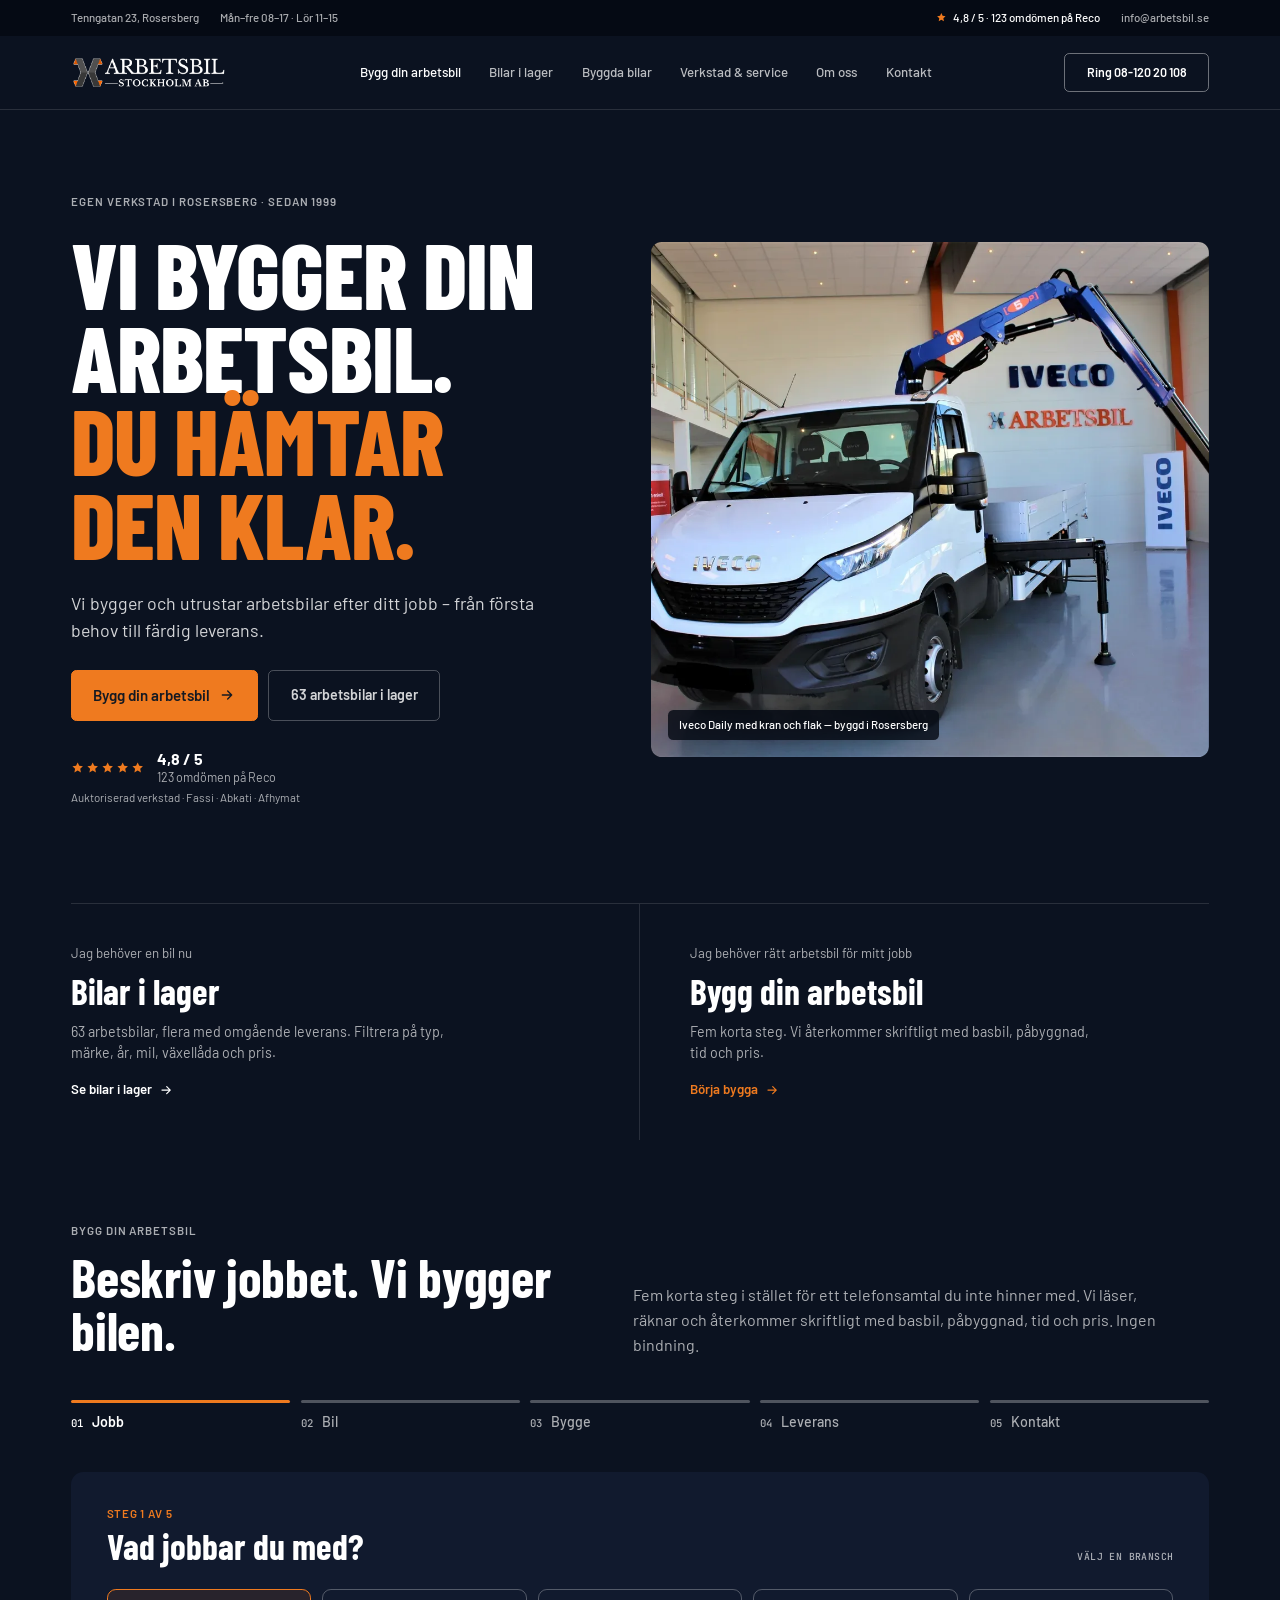
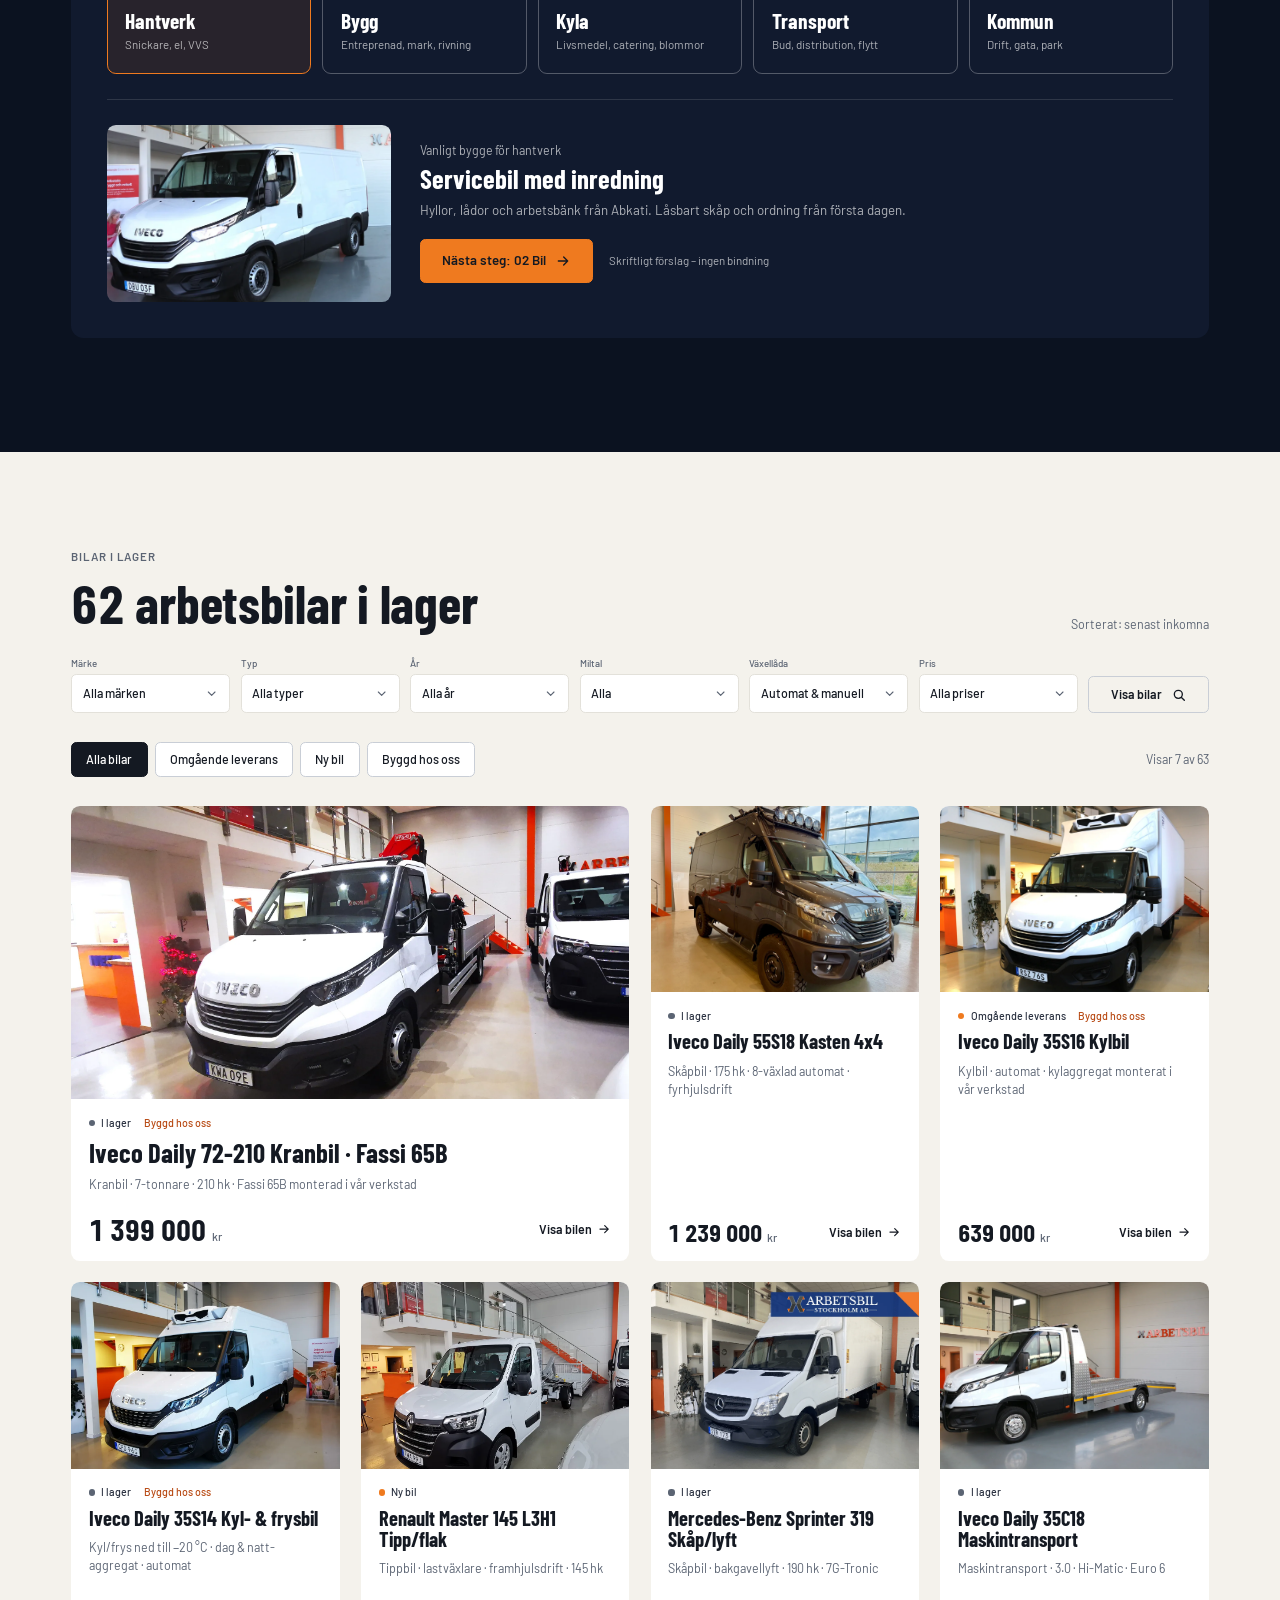
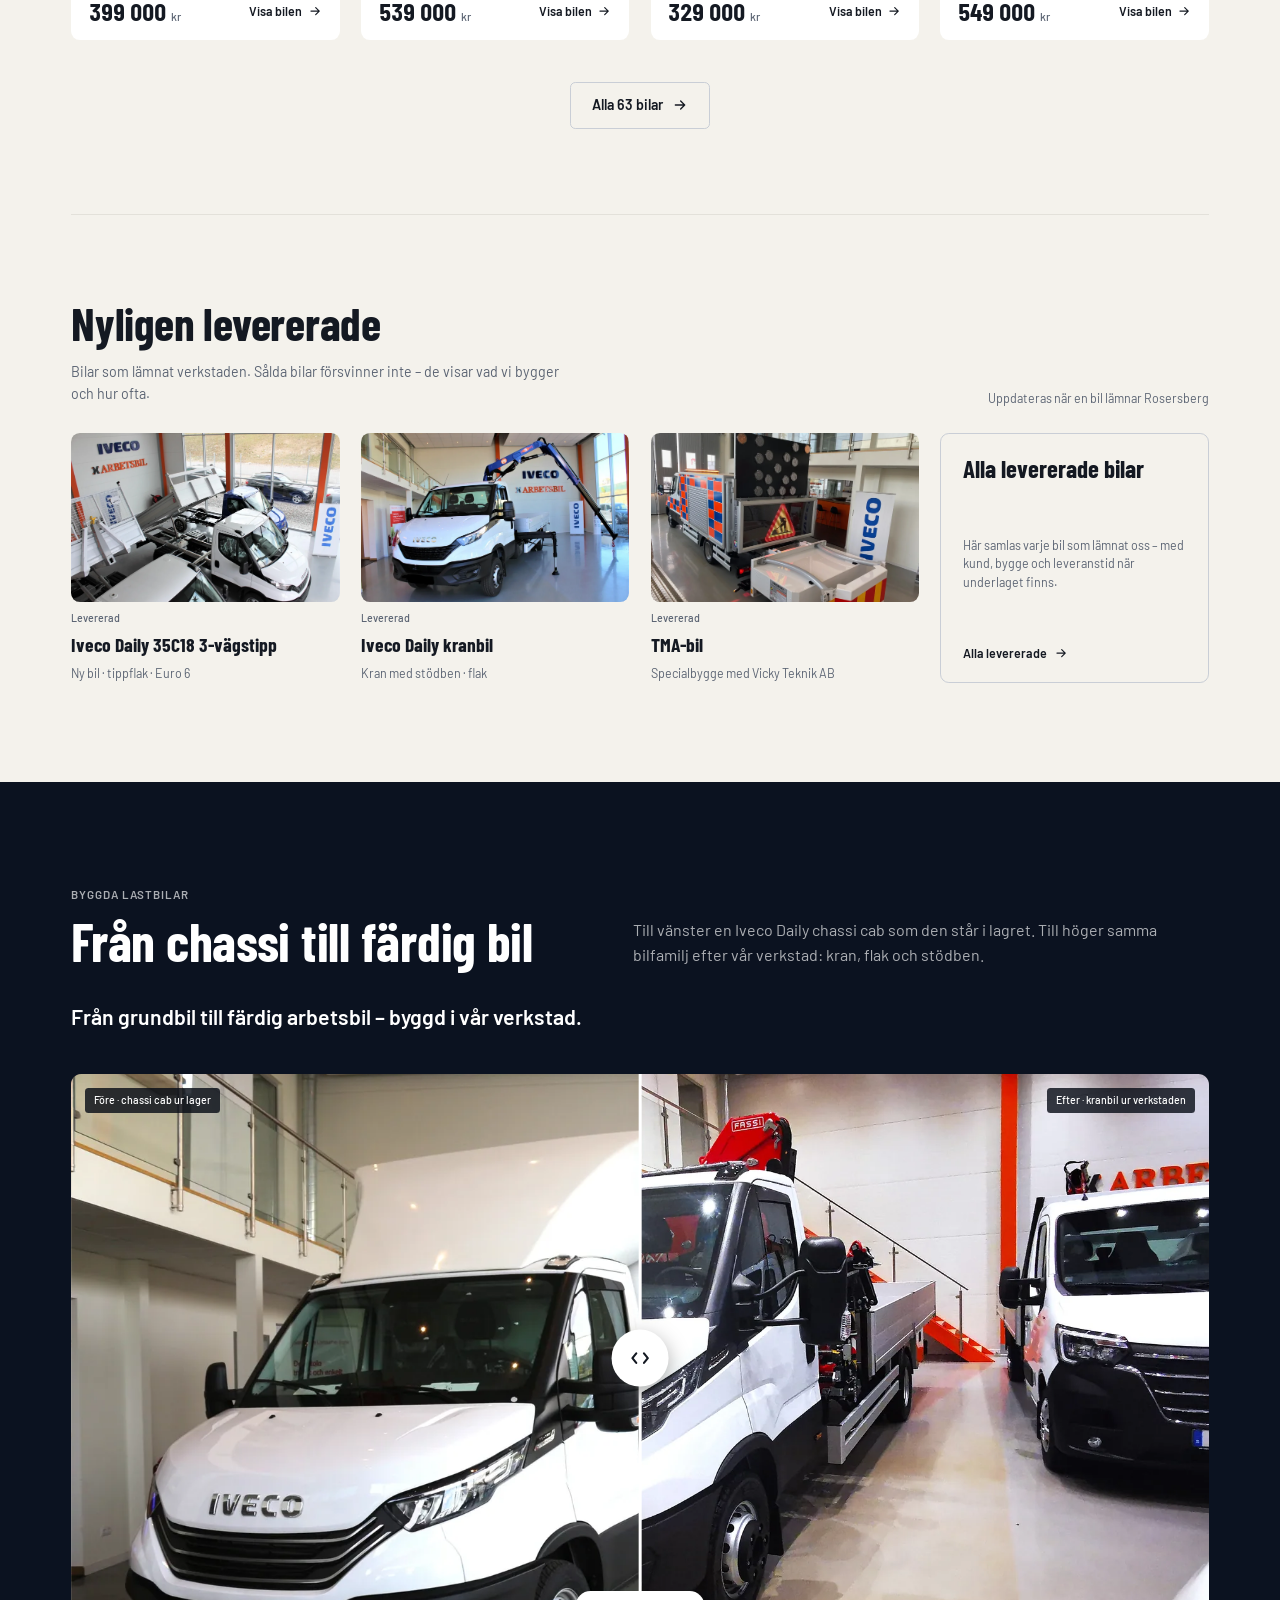
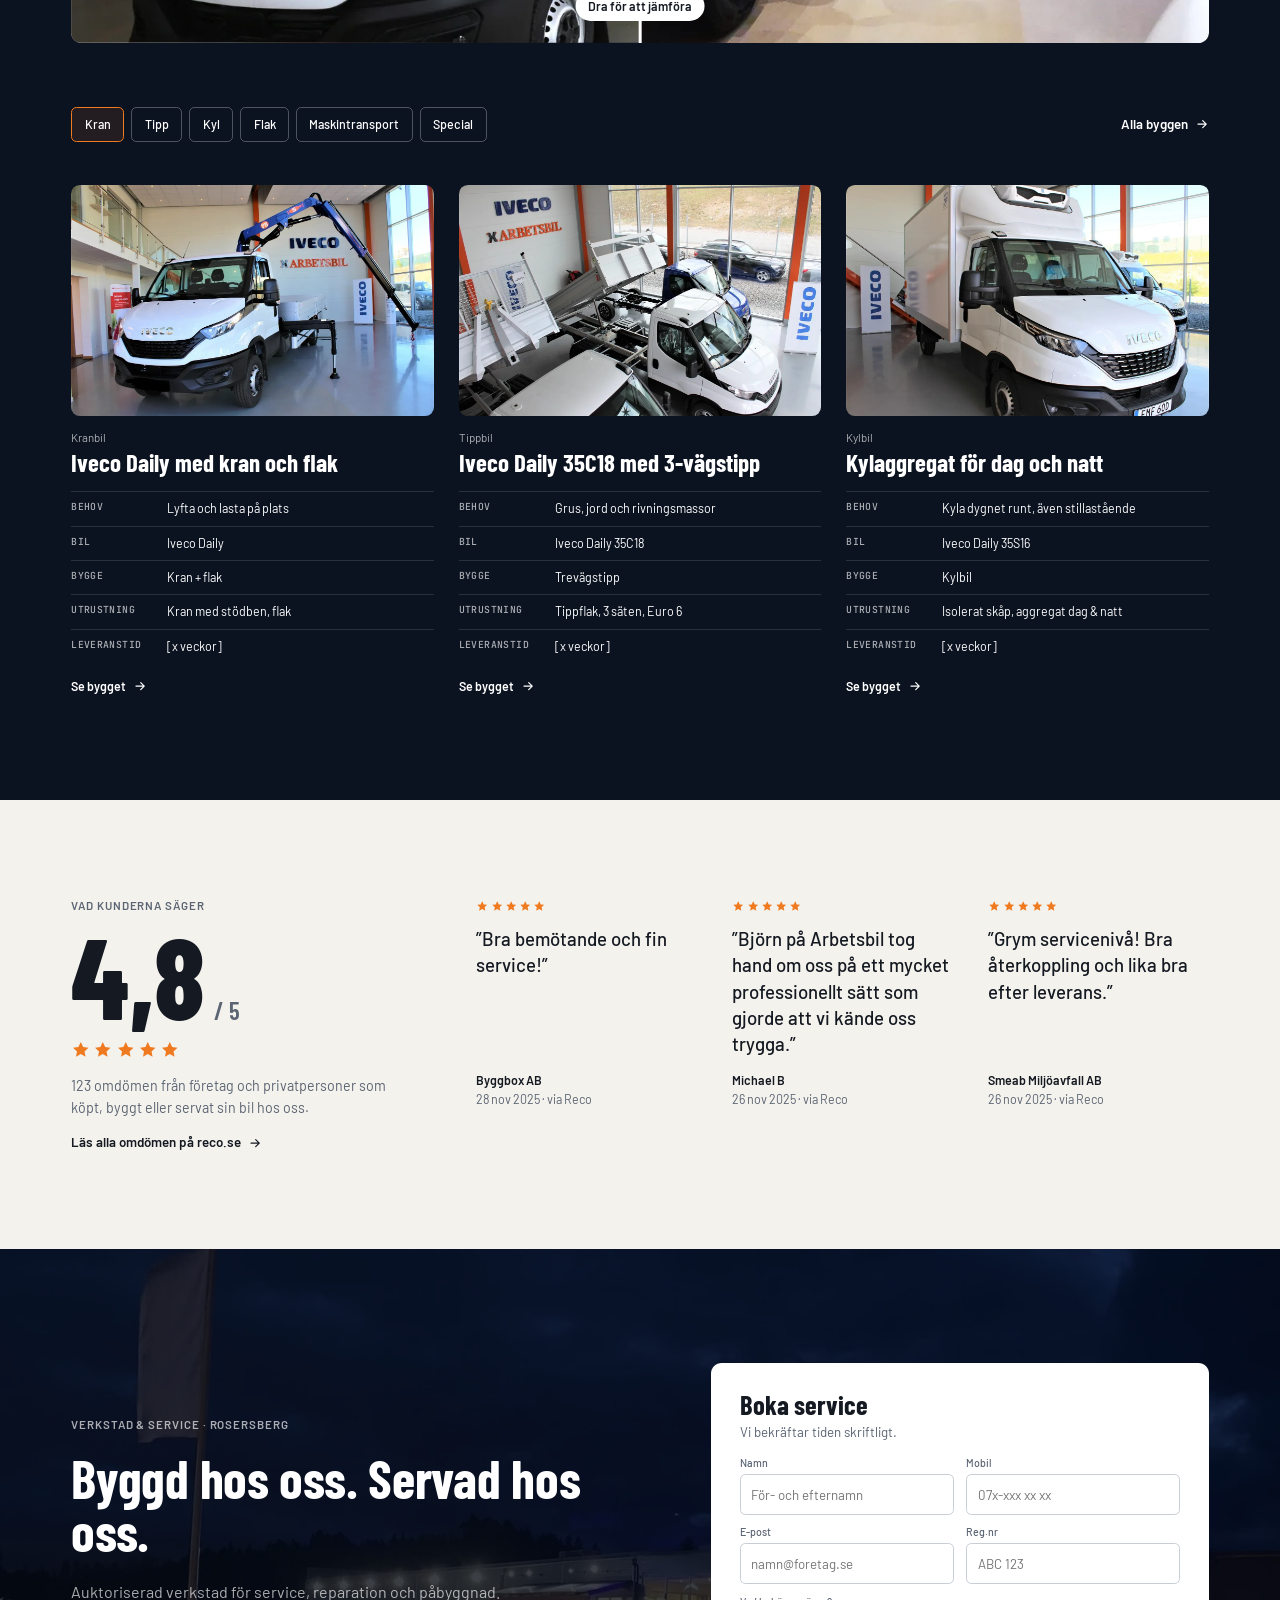
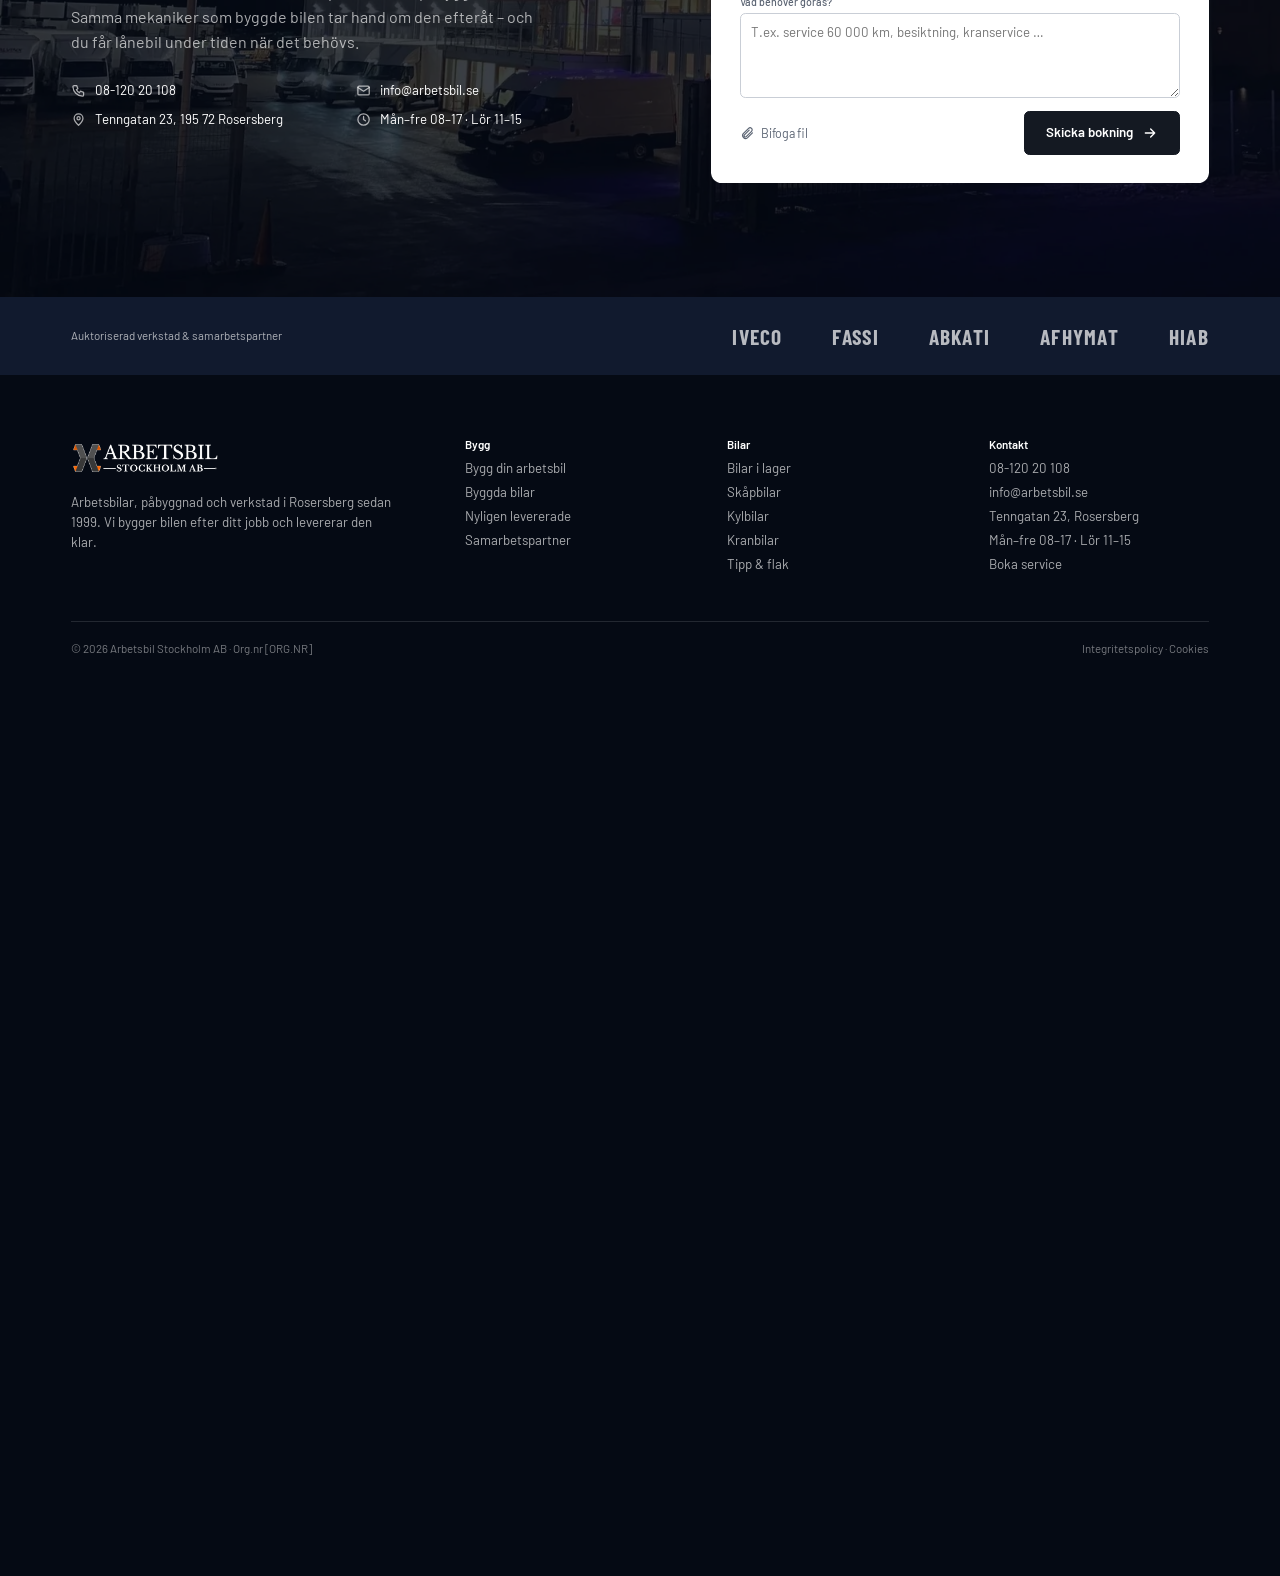
<file: mobil.html>
<!doctype html>
<html lang="sv" data-w="390" data-fit="width">
<head>
<meta charset="utf-8">
<meta name="viewport" content="width=device-width, initial-scale=1">
<meta name="robots" content="noindex, nofollow">
<link rel="icon" href="data:,">
<title>Arbetsbil Stockholm – koncept (mobil)</title>
<script>document.documentElement.classList.add('m');setTimeout(function(){document.documentElement.classList.add('m-ready')},2500);if(matchMedia('(min-width: 900px)').matches&&location.search.indexOf('mobile')<0)location.replace('index.html'+location.hash);</script>
<link rel="preconnect" href="https://fonts.googleapis.com">
<link rel="preconnect" href="https://fonts.gstatic.com" crossorigin>
<link href="https://fonts.googleapis.com/css2?family=Barlow+Condensed:wght@600;700;800&amp;family=Barlow:wght@400;500;600;700&amp;family=JetBrains+Mono:wght@500&amp;display=swap" rel="stylesheet">
<style>
body{margin:0;font-family:Barlow, 'Helvetica Neue', Arial, sans-serif;background:#0b1220;color:#fff;-webkit-font-smoothing:antialiased}
a{color:inherit;text-decoration:none}a:hover{color:#ef7a1f}
button{font-family:inherit;cursor:pointer}input,select,textarea{font-family:inherit}
.root>*{flex-shrink:0}.root>.grow{flex-grow:1}
.tile{min-height:96px;padding:18px 20px;border-radius:10px;border:1px solid rgba(255,255,255,0.28);background:transparent;color:#fff;text-align:left;display:flex;flex-direction:column;gap:6px;justify-content:center}
.tile:hover{border-color:#fff}.tile.on{border-color:#ef7a1f;background:rgba(239,122,31,0.10)}
.tile .t{font:700 24px/1 'Barlow Condensed', 'Arial Narrow', sans-serif}.tile .d{font:400 13px/1.4 Barlow, 'Helvetica Neue', Arial, sans-serif;color:rgba(255,255,255,0.66)}
.chip{height:40px;padding:0 16px;border-radius:6px;border:1px solid #c9ced6;background:#fff;color:#141922;font:500 14px/1 Barlow, 'Helvetica Neue', Arial, sans-serif;display:inline-flex;align-items:center;gap:8px;white-space:nowrap}
.chip:hover{border-color:#141922}.chip.on{background:#141922;border-color:#141922;color:#fff}
.mchip{height:40px;padding:0 14px;border-radius:6px;border:1px solid rgba(255,255,255,0.28);background:transparent;color:#fff;font:500 14px/1 Barlow, 'Helvetica Neue', Arial, sans-serif;display:inline-flex;align-items:center;white-space:nowrap}
.mchip.on{border-color:#ef7a1f;background:rgba(239,122,31,0.12)}
.lchip{height:38px;padding:0 14px;border-radius:6px;border:1px solid #c9ced6;background:#fff;color:#141922;font:500 13px/1 Barlow, 'Helvetica Neue', Arial, sans-serif;display:inline-flex;align-items:center;white-space:nowrap}
.lchip.on{background:#141922;border-color:#141922;color:#fff}
.cmp{-webkit-appearance:none;appearance:none;position:absolute;inset:0;width:100%;height:100%;opacity:0;background:transparent;margin:0;cursor:ew-resize;z-index:2}
</style>
<style>body{margin:0;background:#0b1220}</style>
<link rel="stylesheet" href="motion.css">
</head>
<body>
<div class="root" style="position: relative; width: 390px; height: 4716px; background: #f4f2ec; display: flex; flex-direction: column; overflow: hidden; font-family: Barlow, 'Helvetica Neue', Arial, sans-serif;"><div style="height: 36px; background: #050a14; color: rgba(255,255,255,0.66); display: flex; align-items: center; justify-content: space-between; padding: 0 16px; font: 500 12px/1 Barlow, 'Helvetica Neue', Arial, sans-serif; box-sizing: border-box;"><span style="display: inline-flex; gap: 6px; align-items: center; color: #fff;"><svg width="11" height="11" viewBox="0 0 24 24" fill="#ef7a1f" aria-hidden="true"><path d="M12 2.5l2.9 6.1 6.6.8-4.9 4.6 1.3 6.6L12 17.3l-5.9 3.3 1.3-6.6L2.5 9.4l6.6-.8z"/></svg> 4,8 / 5 · 123 omdömen</span><span>Mån–fre 08–17</span></div><div style="height: 64px; background: #0b1220; display: flex; align-items: center; justify-content: space-between; padding: 0 16px; box-sizing: border-box; border-bottom: 1px solid rgba(255,255,255,0.12);"><img src="img/logo.png" alt="Arbetsbil Stockholm AB" style="height: 32px; width: auto;"><div style="display: flex; gap: 8px; align-items: center;"><a href="#" aria-label="Ring 08-120 20 108" style="width: 44px; height: 44px; border-radius: 6px; border: 1px solid rgba(255,255,255,0.28); display: inline-flex; align-items: center; justify-content: center;"><svg width="20" height="20" viewBox="0 0 24 24" fill="none" stroke="#fff" stroke-width="2" stroke-linecap="round" stroke-linejoin="round" aria-hidden="true"><path d="M5 4h4l2 5-2.5 1.5a11 11 0 0 0 5 5L15 13l5 2v4a2 2 0 0 1-2 2A16 16 0 0 1 3 6a2 2 0 0 1 2-2"/></svg></a><button type="button" aria-label="Meny" style="width: 44px; height: 44px; border-radius: 6px; background: transparent; border: 1px solid rgba(255,255,255,0.28); display: inline-flex; align-items: center; justify-content: center;"><svg width="22" height="22" viewBox="0 0 24 24" fill="none" stroke="#fff" stroke-width="2" stroke-linecap="round" stroke-linejoin="round" aria-hidden="true"><path d="M4 7h16M4 12h16M4 17h16"/></svg></button></div></div><div data-hero-img style="height: 250px; background: #000; position: relative;"><img src="img/case-kran.webp" alt="Iveco Daily med kran och flak" style="width: 100%; height: 100%; object-fit: cover; display: block;"><span style="position: absolute; left: 14px; bottom: 14px; background: rgba(5,10,20,0.82); color: #fff; padding: 8px 10px; border-radius: 4px; font: 500 12px/1 Barlow, 'Helvetica Neue', Arial, sans-serif;">Byggd i Rosersberg</span></div><div data-hero style="background: #0b1220; padding: 28px 16px 32px; display: flex; flex-direction: column; gap: 18px; box-sizing: border-box;"><div style="font: 600 13px/1 Barlow, 'Helvetica Neue', Arial, sans-serif; letter-spacing: 0.08em; text-transform: uppercase; color: rgba(255,255,255,0.66);">Egen verkstad · sedan 1999</div><h1 style="margin: 0; font: 800 54px/0.9 'Barlow Condensed', 'Arial Narrow', sans-serif; text-transform: uppercase; color: #fff; letter-spacing: -0.01em;">Vi bygger din arbetsbil. <span style="color: #ef7a1f;">Du hämtar den klar.</span></h1><p style="margin: 0; max-width: 620px; font: 400 16px/1.55 Barlow, 'Helvetica Neue', Arial, sans-serif; color: rgba(255,255,255,0.82);">Vi bygger och utrustar arbetsbilar efter ditt jobb – från första behov till färdig leverans.</p><div style="display: flex; flex-direction: column; gap: 10px;"><a href="#" style="display: inline-flex; align-items: center; justify-content: center; gap: 10px; height: 54px; padding: 0 24px; border-radius: 6px; font: 600 16px/1 Barlow, 'Helvetica Neue', Arial, sans-serif; box-sizing: border-box; background: #ef7a1f; color: #141922; border: 1px solid #ef7a1f; width: 100%;">Bygg din arbetsbil<svg width="18" height="18" viewBox="0 0 24 24" fill="none" stroke="currentColor" stroke-width="2" stroke-linecap="round" stroke-linejoin="round" aria-hidden="true" class="i-arrow"><path d="M5 12h14M13 6l6 6-6 6"/></svg></a><a href="#" style="display: inline-flex; align-items: center; justify-content: center; gap: 10px; height: 52px; padding: 0 24px; border-radius: 6px; font: 600 15px/1 Barlow, 'Helvetica Neue', Arial, sans-serif; box-sizing: border-box; background: transparent; color: rgba(255,255,255,0.82); border: 1px solid rgba(255,255,255,0.26); width: 100%;"><span><span data-count="63">63</span> arbetsbilar i lager</span></a></div><div style="display: flex; align-items: center; gap: 12px;"><span style="display: inline-flex; gap: 2px;"><svg width="13" height="13" viewBox="0 0 24 24" fill="#ef7a1f" aria-hidden="true"><path d="M12 2.5l2.9 6.1 6.6.8-4.9 4.6 1.3 6.6L12 17.3l-5.9 3.3 1.3-6.6L2.5 9.4l6.6-.8z"/></svg><svg width="13" height="13" viewBox="0 0 24 24" fill="#ef7a1f" aria-hidden="true"><path d="M12 2.5l2.9 6.1 6.6.8-4.9 4.6 1.3 6.6L12 17.3l-5.9 3.3 1.3-6.6L2.5 9.4l6.6-.8z"/></svg><svg width="13" height="13" viewBox="0 0 24 24" fill="#ef7a1f" aria-hidden="true"><path d="M12 2.5l2.9 6.1 6.6.8-4.9 4.6 1.3 6.6L12 17.3l-5.9 3.3 1.3-6.6L2.5 9.4l6.6-.8z"/></svg><svg width="13" height="13" viewBox="0 0 24 24" fill="#ef7a1f" aria-hidden="true"><path d="M12 2.5l2.9 6.1 6.6.8-4.9 4.6 1.3 6.6L12 17.3l-5.9 3.3 1.3-6.6L2.5 9.4l6.6-.8z"/></svg><svg width="13" height="13" viewBox="0 0 24 24" fill="#ef7a1f" aria-hidden="true"><path d="M12 2.5l2.9 6.1 6.6.8-4.9 4.6 1.3 6.6L12 17.3l-5.9 3.3 1.3-6.6L2.5 9.4l6.6-.8z"/></svg></span><span style="display: flex; flex-direction: column; gap: 3px;"><span style="font: 700 16px/1 Barlow, 'Helvetica Neue', Arial, sans-serif; color: #fff;">4,8 / 5</span><span style="font: 400 13px/1 Barlow, 'Helvetica Neue', Arial, sans-serif; color: rgba(255,255,255,0.66);">123 omdömen på Reco</span></span></div></div><div style="background: #111a2e; padding: 8px 16px; display: flex; flex-direction: column; box-sizing: border-box;"><a href="#" style="display: flex; align-items: center; justify-content: space-between; gap: 12px; padding: 20px 0; border-bottom: 1px solid rgba(255,255,255,0.12); color: #fff;"><span style="display: flex; flex-direction: column; gap: 4px;"><span style="font: 400 13px/1 Barlow, 'Helvetica Neue', Arial, sans-serif; color: rgba(255,255,255,0.66);">Jag behöver en bil nu</span><span style="font: 700 26px/1 'Barlow Condensed', 'Arial Narrow', sans-serif;">Bilar i lager</span></span><svg width="20" height="20" viewBox="0 0 24 24" fill="none" stroke="currentColor" stroke-width="2" stroke-linecap="round" stroke-linejoin="round" aria-hidden="true" class="i-arrow"><path d="M5 12h14M13 6l6 6-6 6"/></svg></a><a href="#" style="display: flex; align-items: center; justify-content: space-between; gap: 12px; padding: 20px 0; color: #fff;"><span style="display: flex; flex-direction: column; gap: 4px;"><span style="font: 400 13px/1 Barlow, 'Helvetica Neue', Arial, sans-serif; color: rgba(255,255,255,0.66);">Jag behöver rätt bil för mitt jobb</span><span style="font: 700 26px/1 'Barlow Condensed', 'Arial Narrow', sans-serif;">Bygg din arbetsbil</span></span><svg width="20" height="20" viewBox="0 0 24 24" fill="none" stroke="#ef7a1f" stroke-width="2" stroke-linecap="round" stroke-linejoin="round" aria-hidden="true" class="i-arrow"><path d="M5 12h14M13 6l6 6-6 6"/></svg></a></div><div style="background: #0b1220; padding: 40px 16px; display: flex; flex-direction: column; gap: 16px; box-sizing: border-box;"><div style="font: 600 13px/1 Barlow, 'Helvetica Neue', Arial, sans-serif; letter-spacing: 0.08em; text-transform: uppercase; color: rgba(255,255,255,0.66);">Bygg din arbetsbil</div><ol aria-label="Steg i byggaren" style="margin: 0; padding: 0; list-style: none; display: grid; grid-template-columns: repeat(5, minmax(0, 1fr)); gap: 6px;"><li style="display: flex; flex-direction: column; gap: 8px;"><span style="height: 3px; border-radius: 2px; background: #ef7a1f;"></span><span style="font: 600 12px/1 Barlow, 'Helvetica Neue', Arial, sans-serif; color: #fff;">Jobb</span></li><li style="display: flex; flex-direction: column; gap: 8px;"><span style="height: 3px; border-radius: 2px; background: rgba(255,255,255,0.28);"></span><span style="font: 500 12px/1 Barlow, 'Helvetica Neue', Arial, sans-serif; color: rgba(255,255,255,0.66);">Bil</span></li><li style="display: flex; flex-direction: column; gap: 8px;"><span style="height: 3px; border-radius: 2px; background: rgba(255,255,255,0.28);"></span><span style="font: 500 12px/1 Barlow, 'Helvetica Neue', Arial, sans-serif; color: rgba(255,255,255,0.66);">Bygge</span></li><li style="display: flex; flex-direction: column; gap: 8px;"><span style="height: 3px; border-radius: 2px; background: rgba(255,255,255,0.28);"></span><span style="font: 500 12px/1 Barlow, 'Helvetica Neue', Arial, sans-serif; color: rgba(255,255,255,0.66);">Leverans</span></li><li style="display: flex; flex-direction: column; gap: 8px;"><span style="height: 3px; border-radius: 2px; background: rgba(255,255,255,0.28);"></span><span style="font: 500 12px/1 Barlow, 'Helvetica Neue', Arial, sans-serif; color: rgba(255,255,255,0.66);">Kontakt</span></li></ol><div style="display: flex; flex-direction: column; gap: 8px; padding-top: 6px;"><span style="font: 600 12px/1 Barlow, 'Helvetica Neue', Arial, sans-serif; letter-spacing: 0.06em; text-transform: uppercase; color: #ef7a1f;">Steg 1 av 5</span><h2 style="margin: 0; font: 700 38px/1 'Barlow Condensed', 'Arial Narrow', sans-serif; letter-spacing: -0.005em; color: #fff;">Vad jobbar du med?</h2></div><div style="display: flex; gap: 8px; flex-wrap: wrap;"><button type="button" class="mchip on" data-persona="hantverk">Hantverk</button><button type="button" class="mchip" data-persona="bygg">Bygg</button><button type="button" class="mchip" data-persona="kyla">Kyla</button><button type="button" class="mchip" data-persona="transport">Transport</button><button type="button" class="mchip" data-persona="kommun">Kommun</button></div><div style="background: #111a2e; border-radius: 12px; overflow: hidden; display: flex; flex-direction: column;"><div style="height: 180px; background: #000;"><img src="img/case-service.webp" alt="Servicebil med inredning" data-bind-src="sel.img" style="width: 100%; height: 100%; object-fit: cover; display: block;"></div><div style="padding: 18px; display: flex; flex-direction: column; gap: 8px;"><span style="font: 400 13px/1 Barlow, 'Helvetica Neue', Arial, sans-serif; color: rgba(255,255,255,0.66);">Vanligt bygge för <span data-bind="sel.label">hantverk</span></span><span style="font: 700 26px/1 'Barlow Condensed', 'Arial Narrow', sans-serif;"><span data-bind="sel.build">Servicebil med inredning</span></span><span style="font: 400 14px/1.5 Barlow, 'Helvetica Neue', Arial, sans-serif; color: rgba(255,255,255,0.66);"><span data-bind="sel.desc">Hyllor, lådor och arbetsbänk från Abkati. Låsbart skåp och ordning från första dagen.</span></span><div style="padding-top: 8px;"><button type="button" style="display: inline-flex; align-items: center; justify-content: center; gap: 10px; height: 50px; padding: 0 24px; border-radius: 6px; font: 600 15px/1 Barlow, 'Helvetica Neue', Arial, sans-serif; box-sizing: border-box; background: #ef7a1f; color: #141922; border: 1px solid #ef7a1f; width: 100%;">Nästa steg: 02 Bil<svg width="18" height="18" viewBox="0 0 24 24" fill="none" stroke="currentColor" stroke-width="2" stroke-linecap="round" stroke-linejoin="round" aria-hidden="true" class="i-arrow"><path d="M5 12h14M13 6l6 6-6 6"/></svg></button></div></div></div></div><div style="background: #f4f2ec; padding: 40px 16px; display: flex; flex-direction: column; gap: 16px; box-sizing: border-box;"><div style="display: flex; align-items: flex-end; justify-content: space-between;"><div style="display: flex; flex-direction: column; gap: 10px;"><div style="font: 600 13px/1 Barlow, 'Helvetica Neue', Arial, sans-serif; letter-spacing: 0.08em; text-transform: uppercase; color: #5b6473;">Bilar i lager</div><h2 style="margin: 0; font: 700 40px/1 'Barlow Condensed', 'Arial Narrow', sans-serif; letter-spacing: -0.005em; color: #141922;"><span><span data-count="63">63</span> arbetsbilar</span></h2></div><span style="font: 400 13px/1 Barlow, 'Helvetica Neue', Arial, sans-serif; color: #5b6473;">7 av 63</span></div><div style="display: flex; gap: 8px; flex-wrap: wrap;"><span class="lchip on">Alla</span><span class="lchip">Omgående leverans</span><span class="lchip">Ny bil</span><span class="lchip">Märke</span><span class="lchip">Typ</span><span class="lchip">År</span><span class="lchip">Pris</span></div><a data-card href="#" style="display: flex; flex-direction: column; background: #fff; border-radius: 10px; overflow: hidden; color: #141922;"><div style="height: 210px; background: #f4f2ec;"><img src="img/hero-kran.webp" alt="Iveco Daily 72-210 Kranbil · Fassi 65B" style="width: 100%; height: 100%; object-fit: cover; display: block;"></div><div style="padding: 20px 20px 18px; display: flex; flex-direction: column; gap: 10px; flex-grow: 1;"><div style="display: flex; gap: 14px; align-items: center; min-height: 14px;"><span style="display: inline-flex; align-items: center; gap: 7px; font: 500 12px/1 Barlow, 'Helvetica Neue', Arial, sans-serif; color: #2a3140;"><span style="width: 7px; height: 7px; border-radius: 50%; background: #5b6473;"></span>I lager</span><span style="font: 500 12px/1 Barlow, 'Helvetica Neue', Arial, sans-serif; color: #b84a14;">Byggd hos oss</span></div><div style="font: 700 23px/1.05 'Barlow Condensed', 'Arial Narrow', sans-serif;">Iveco Daily 72-210 Kranbil · Fassi 65B</div><div style="font: 400 14px/1.45 Barlow, 'Helvetica Neue', Arial, sans-serif; color: #5b6473;">Kranbil · 7-tonnare · 210 hk · Fassi 65B monterad i vår verkstad</div><div style="margin-top: auto; padding-top: 14px; display: flex; align-items: center; justify-content: space-between;"><span style="font: 700 28px/1 'Barlow Condensed', 'Arial Narrow', sans-serif; color: #141922; font-variant-numeric: tabular-nums;">1 399 000 <span style="font: 500 13px/1 Barlow, 'Helvetica Neue', Arial, sans-serif; color: #5b6473;">kr</span></span><span style="display: inline-flex; align-items: center; gap: 6px; font: 600 14px/1 Barlow, 'Helvetica Neue', Arial, sans-serif; color: #141922;">Visa bilen <svg width="16" height="16" viewBox="0 0 24 24" fill="none" stroke="currentColor" stroke-width="2" stroke-linecap="round" stroke-linejoin="round" aria-hidden="true" class="i-arrow"><path d="M5 12h14M13 6l6 6-6 6"/></svg></span></div></div></a><a data-card href="#" style="display: flex; flex-direction: column; background: #fff; border-radius: 10px; overflow: hidden; color: #141922;"><div style="height: 210px; background: #f4f2ec;"><img src="img/v-kylbil.webp" alt="Iveco Daily 35S16 Kylbil" style="width: 100%; height: 100%; object-fit: cover; display: block;"></div><div style="padding: 20px 20px 18px; display: flex; flex-direction: column; gap: 10px; flex-grow: 1;"><div style="display: flex; gap: 14px; align-items: center; min-height: 14px;"><span style="display: inline-flex; align-items: center; gap: 7px; font: 500 12px/1 Barlow, 'Helvetica Neue', Arial, sans-serif; color: #2a3140;"><span style="width: 7px; height: 7px; border-radius: 50%; background: #ef7a1f;"></span>Omgående leverans</span><span style="font: 500 12px/1 Barlow, 'Helvetica Neue', Arial, sans-serif; color: #b84a14;">Byggd hos oss</span></div><div style="font: 700 23px/1.05 'Barlow Condensed', 'Arial Narrow', sans-serif;">Iveco Daily 35S16 Kylbil</div><div style="font: 400 14px/1.45 Barlow, 'Helvetica Neue', Arial, sans-serif; color: #5b6473;">Kylbil · automat · kylaggregat monterat i vår verkstad</div><div style="margin-top: auto; padding-top: 14px; display: flex; align-items: center; justify-content: space-between;"><span style="font: 700 28px/1 'Barlow Condensed', 'Arial Narrow', sans-serif; color: #141922; font-variant-numeric: tabular-nums;">639 000 <span style="font: 500 13px/1 Barlow, 'Helvetica Neue', Arial, sans-serif; color: #5b6473;">kr</span></span><span style="display: inline-flex; align-items: center; gap: 6px; font: 600 14px/1 Barlow, 'Helvetica Neue', Arial, sans-serif; color: #141922;">Visa bilen <svg width="16" height="16" viewBox="0 0 24 24" fill="none" stroke="currentColor" stroke-width="2" stroke-linecap="round" stroke-linejoin="round" aria-hidden="true" class="i-arrow"><path d="M5 12h14M13 6l6 6-6 6"/></svg></span></div></div></a><a href="#" style="display: inline-flex; align-items: center; justify-content: center; gap: 10px; height: 50px; padding: 0 24px; border-radius: 6px; font: 600 15px/1 Barlow, 'Helvetica Neue', Arial, sans-serif; box-sizing: border-box; background: transparent; color: #141922; border: 1px solid #c9ced6; width: 100%;">Alla 63 bilar<svg width="18" height="18" viewBox="0 0 24 24" fill="none" stroke="currentColor" stroke-width="2" stroke-linecap="round" stroke-linejoin="round" aria-hidden="true" class="i-arrow"><path d="M5 12h14M13 6l6 6-6 6"/></svg></a></div><div style="background: #f4f2ec; padding: 8px 16px 40px; display: flex; flex-direction: column; gap: 18px; box-sizing: border-box;"><div style="display: flex; flex-direction: column; gap: 10px; padding-top: 32px; border-top: 1px solid #e3e1da;"><h2 style="margin: 0; font: 700 36px/1 'Barlow Condensed', 'Arial Narrow', sans-serif; letter-spacing: -0.005em; color: #141922;">Nyligen levererade</h2><p style="margin: 0; max-width: 620px; font: 400 15px/1.55 Barlow, 'Helvetica Neue', Arial, sans-serif; color: #5b6473;">Bilar som lämnat verkstaden – sålda bilar försvinner inte.</p></div><a href="#" style="display: grid; grid-template-columns: 110px 1fr; gap: 14px; align-items: center; color: #141922;"><span style="display: block; height: 76px; border-radius: 8px; overflow: hidden; background: #e3e1da;"><img src="img/case-tipp.webp" alt="Iveco Daily 35C18 3-vägstipp" style="width: 100%; height: 100%; object-fit: cover; display: block;"></span><span style="display: flex; flex-direction: column; gap: 3px;"><span style="font: 500 12px/1 Barlow, 'Helvetica Neue', Arial, sans-serif; color: #5b6473;">Levererad</span><span style="font: 700 19px/1.1 'Barlow Condensed', 'Arial Narrow', sans-serif;">Iveco Daily 35C18 3-vägstipp</span><span style="font: 400 13px/1.3 Barlow, 'Helvetica Neue', Arial, sans-serif; color: #5b6473;">Ny bil · tippflak</span></span></a><a href="#" style="display: grid; grid-template-columns: 110px 1fr; gap: 14px; align-items: center; color: #141922;"><span style="display: block; height: 76px; border-radius: 8px; overflow: hidden; background: #e3e1da;"><img src="img/case-kran.webp" alt="Iveco Daily kranbil" style="width: 100%; height: 100%; object-fit: cover; display: block;"></span><span style="display: flex; flex-direction: column; gap: 3px;"><span style="font: 500 12px/1 Barlow, 'Helvetica Neue', Arial, sans-serif; color: #5b6473;">Levererad</span><span style="font: 700 19px/1.1 'Barlow Condensed', 'Arial Narrow', sans-serif;">Iveco Daily kranbil</span><span style="font: 400 13px/1.3 Barlow, 'Helvetica Neue', Arial, sans-serif; color: #5b6473;">Kran med stödben · flak</span></span></a><a href="#" style="display: grid; grid-template-columns: 110px 1fr; gap: 14px; align-items: center; color: #141922;"><span style="display: block; height: 76px; border-radius: 8px; overflow: hidden; background: #e3e1da;"><img src="img/case-tma.webp" alt="TMA-bil" style="width: 100%; height: 100%; object-fit: cover; display: block;"></span><span style="display: flex; flex-direction: column; gap: 3px;"><span style="font: 500 12px/1 Barlow, 'Helvetica Neue', Arial, sans-serif; color: #5b6473;">Levererad</span><span style="font: 700 19px/1.1 'Barlow Condensed', 'Arial Narrow', sans-serif;">TMA-bil</span><span style="font: 400 13px/1.3 Barlow, 'Helvetica Neue', Arial, sans-serif; color: #5b6473;">Med Vicky Teknik AB</span></span></a></div><div style="background: #0b1220; padding: 40px 16px; display: flex; flex-direction: column; gap: 16px; box-sizing: border-box;"><div style="font: 600 13px/1 Barlow, 'Helvetica Neue', Arial, sans-serif; letter-spacing: 0.08em; text-transform: uppercase; color: rgba(255,255,255,0.66);">Byggda lastbilar</div><h2 style="margin: 0; font: 700 38px/1 'Barlow Condensed', 'Arial Narrow', sans-serif; letter-spacing: -0.005em; color: #fff;">Från chassi till färdig bil</h2><p style="margin: 0; font: 600 17px/1.35 Barlow, 'Helvetica Neue', Arial, sans-serif; color: #fff;">Från grundbil till färdig arbetsbil – byggd i vår verkstad.</p><p style="margin: 0; max-width: 620px; font: 400 15px/1.55 Barlow, 'Helvetica Neue', Arial, sans-serif; color: rgba(255,255,255,0.66);">Chassi cab ur lagret till vänster, kranbil ur vår verkstad till höger.</p><div style="position: relative; height: 260px; border-radius: 10px; overflow: hidden; background: #000; user-select: none;" data-slider><img src="img/hero-kran.webp" alt="Färdig kranbil: Iveco Daily 72-210 med Fassi 65B" style="position: absolute; inset: 0; width: 100%; height: 100%; object-fit: cover; display: block;"><img src="img/v-chassi.webp" alt="Chassi cab: Iveco Daily 35-160" style="position: absolute; inset: 0; width: 100%; height: 100%; object-fit: cover; display: block; clip-path: inset(0 50% 0 0);" data-cut="img"><div style="position: absolute; top: 0; bottom: 0; left: 50%; width: 3px; background: #fff; transform: translateX(-1.5px);" data-cut="left"></div><div style="position: absolute; top: 50%; left: 50%; transform: translate(-50%, -50%); width: 48px; height: 48px; border-radius: 50%; background: #fff; display: flex; align-items: center; justify-content: center; color: #141922; pointer-events: none; box-shadow: 0 8px 24px rgba(0,0,0,0.35);" data-cut="left"><svg width="20" height="20" viewBox="0 0 24 24" fill="none" stroke="#141922" stroke-width="2.2" stroke-linecap="round" stroke-linejoin="round" aria-hidden="true"><path d="M8 7l-4 5 4 5M16 7l4 5-4 5"/></svg></div><span style="position: absolute; left: 50%; bottom: 14px; transform: translateX(-50%); background: #fff; color: #141922; padding: 8px 10px; border-radius: 999px; font: 600 12px/1 Barlow, 'Helvetica Neue', Arial, sans-serif; white-space: nowrap; pointer-events: none;" data-cut="left">Dra för att jämföra</span><span style="position: absolute; left: 16px; top: 16px; background: rgba(5,10,20,0.8); color: #fff; padding: 8px 10px; border-radius: 4px; font: 500 12px/1 Barlow, 'Helvetica Neue', Arial, sans-serif;">Före · chassi cab ur lager</span><span style="position: absolute; right: 16px; top: 16px; background: rgba(5,10,20,0.8); color: #fff; padding: 8px 10px; border-radius: 4px; font: 500 12px/1 Barlow, 'Helvetica Neue', Arial, sans-serif;">Efter · kranbil ur verkstaden</span><input type="range" min="0" max="100" value="50" class="cmp" aria-label="Dra för att jämföra chassi och färdig bil" data-cut="input"></div><a href="#" style="display: flex; flex-direction: column; gap: 12px; color: #fff; padding-top: 8px;"><div style="height: 180px; border-radius: 10px; overflow: hidden; background: #000;"><img src="img/case-tipp.webp" alt="Iveco Daily 35C18 med 3-vägstipp" style="width: 100%; height: 100%; object-fit: cover; display: block;"></div><span style="font: 400 13px/1 Barlow, 'Helvetica Neue', Arial, sans-serif; color: rgba(255,255,255,0.66);">Tippbil</span><span style="font: 700 26px/1.05 'Barlow Condensed', 'Arial Narrow', sans-serif;">Iveco Daily 35C18 med 3-vägstipp</span><span style="font: 400 14px/1.5 Barlow, 'Helvetica Neue', Arial, sans-serif; color: rgba(255,255,255,0.66);">Behov: grus, jord och rivningsmassor · Bygge: trevägstipp · Utrustning: tippflak, 3 säten, Euro 6</span><span style="display: inline-flex; align-items: center; gap: 8px; font: 600 14px/1 Barlow, 'Helvetica Neue', Arial, sans-serif;">Alla byggen <svg width="16" height="16" viewBox="0 0 24 24" fill="none" stroke="currentColor" stroke-width="2" stroke-linecap="round" stroke-linejoin="round" aria-hidden="true" class="i-arrow"><path d="M5 12h14M13 6l6 6-6 6"/></svg></span></a></div><div class="grow" style="background: #f4f2ec; padding: 40px 16px 110px; display: flex; flex-direction: column; gap: 16px; box-sizing: border-box;"><div style="display: flex; align-items: baseline; gap: 10px;"><span style="font: 800 72px/0.9 'Barlow Condensed', 'Arial Narrow', sans-serif; color: #141922;">4,8</span><span style="font: 600 20px/1 'Barlow Condensed', 'Arial Narrow', sans-serif; color: #5b6473;">/ 5 · 123 omdömen på Reco</span></div><blockquote style="margin: 0; font: 500 18px/1.45 Barlow, 'Helvetica Neue', Arial, sans-serif; color: #141922;">”Björn på Arbetsbil tog hand om oss på ett mycket professionellt sätt som gjorde att vi kände oss trygga.”</blockquote><span style="font: 400 13px/1.4 Barlow, 'Helvetica Neue', Arial, sans-serif; color: #5b6473;">Michael B · 26 nov 2025 · via Reco</span><div style="display: flex; flex-direction: column; gap: 8px; padding-top: 20px; border-top: 1px solid #e3e1da; font: 400 14px/1.5 Barlow, 'Helvetica Neue', Arial, sans-serif; color: #2a3140;"><span>Tenngatan 23, 195 72 Rosersberg</span><span>Mån–fre 08–17 · Lör 11–15</span><span>08-120 20 108 · info@arbetsbil.se</span></div></div><div style="position: fixed; left: 0; right: 0; bottom: 0; height: 72px; z-index: 20; background: #050a14; border-top: 1px solid rgba(255,255,255,0.12); display: grid; grid-template-columns: repeat(3, minmax(0, 1fr)); gap: 8px; padding: 10px 12px; box-sizing: border-box;"><a href="#" style="display: inline-flex; flex-direction: column; align-items: center; justify-content: center; gap: 4px; border-radius: 6px; border: 1px solid rgba(255,255,255,0.28); color: #fff; font: 600 12px/1 Barlow, 'Helvetica Neue', Arial, sans-serif;"><svg width="18" height="18" viewBox="0 0 24 24" fill="none" stroke="#fff" stroke-width="2" stroke-linecap="round" stroke-linejoin="round" aria-hidden="true"><path d="M5 4h4l2 5-2.5 1.5a11 11 0 0 0 5 5L15 13l5 2v4a2 2 0 0 1-2 2A16 16 0 0 1 3 6a2 2 0 0 1 2-2"/></svg> Ring</a><a href="#" style="display: inline-flex; flex-direction: column; align-items: center; justify-content: center; gap: 4px; border-radius: 6px; background: #ef7a1f; color: #141922; font: 600 12px/1 Barlow, 'Helvetica Neue', Arial, sans-serif;"><svg width="18" height="18" viewBox="0 0 24 24" fill="none" stroke="#141922" stroke-width="2" stroke-linecap="round" stroke-linejoin="round" aria-hidden="true"><rect x="3" y="5" width="18" height="14" rx="2"/><path d="M3 7l9 6 9-6"/></svg> Begär offert</a><a href="#" style="display: inline-flex; flex-direction: column; align-items: center; justify-content: center; gap: 4px; border-radius: 6px; border: 1px solid rgba(255,255,255,0.28); color: #fff; font: 600 12px/1 Barlow, 'Helvetica Neue', Arial, sans-serif;"><svg width="18" height="18" viewBox="0 0 24 24" fill="none" stroke="#fff" stroke-width="2" stroke-linecap="round" stroke-linejoin="round" aria-hidden="true"><path d="M21 12a8 8 0 0 1-11.6 7.1L4 21l1.9-5.4A8 8 0 1 1 21 12z"/></svg> WhatsApp</a></div></div>

<script>window.PROTO={"personas": [["hantverk", "Hantverk", "Snickare, el, VVS", "Servicebil med inredning", "Hyllor, lådor och arbetsbänk från Abkati. Låsbart skåp och ordning från första dagen.", "img/case-service.webp"], ["bygg", "Bygg", "Entreprenad, mark, rivning", "Kranbil eller tippbil", "Fassi-kran med stödben, trevägstipp eller flak. Sjutonnare när lasten kräver det.", "img/hero-kran.webp"], ["kyla", "Kyla", "Livsmedel, catering, blommor", "Kyl- eller frysbil", "Isolerat skåp och aggregat för dag och natt, ned till −20 °C.", "img/case-kyl.webp"], ["transport", "Transport", "Bud, distribution, flytt", "Skåp med bakgavellyft", "Skåpbil med lyft för pall och tunga kollin, eller lastväxlare 5 ton.", "img/v-skaplyft.webp"], ["kommun", "Kommun", "Drift, gata, park", "Specialbygge", "TMA-bil, maskintransport och andra specialbyggen med partners som Vicky Teknik.", "img/case-tma.webp"]], "jobs": [["hantverk", "Hantverk", [["Inredning & hyllsystem", "Lådor, hyllor och arbetsbänk från Abkati"], ["Arbetsbelysning i lastutrymmet", "Ljus där du arbetar, även vintertid"], ["Takräcke", "För stegar och långt material"], ["Dragkrok", "Finns redan på bilen"]]], ["bygg", "Bygg", [["Takräcke & stege", "För långt material"], ["Lastsäkring", "Öglor och spännband i lastutrymmet"], ["Golv- och väggskydd", "Tåligt för tung och smutsig last"], ["Dragkrok", "Finns redan på bilen"]]], ["kyla", "Kyla", [["Kyl- eller frysaggregat", "Dag- och nattdrift, ned till −20 °C"], ["Isolering av lastutrymmet", "Isolerat skåp"], ["Hyllsystem för kyla", "Anpassat för lådor och backar"]]], ["transport", "Transport", [["Bakgavellyft", "För pall och tunga kollin"], ["Lastsäkring", "Öglor och spännband"], ["Golv- och väggskydd", "Skyddar vid daglig lastning"], ["Backkamera", "Finns redan på bilen"]]], ["service", "Service", [["Inredning med lådor & hyllor", "Abkati, anpassad efter dina verktyg"], ["Arbetsbänk", "I lastutrymmet"], ["Arbetsbelysning", "I lastutrymmet"], ["Takräcke", "För stegar"]]]]};</script>
<script src="proto.js"></script>
<script src="motion.js" defer></script>
</body>
</html>
</file>
<file: motion.css>
/* Arbetsbil prototype — one motion system. transform/opacity only, ease-out entrances, reduced-motion respected. */
:root{--ease-out:cubic-bezier(0.23,1,0.32,1);--ease-in-out:cubic-bezier(0.77,0,0.175,1);--m-rise:24px;--m-dur:.8s}
html.m:not(.m-ready) .root{visibility:hidden}

/* reveal units (set by motion.js) */
html.m .rv{opacity:0;transform:translateY(var(--m-rise));transition:opacity var(--m-dur) var(--ease-out) var(--d,0ms),transform var(--m-dur) var(--ease-out) var(--d,0ms)}
html.m .rv.in{opacity:1;transform:none}
html.m .rv img[style*="object-fit: cover"]{transform:scale(1.04);transition:transform 1.3s var(--ease-out) var(--d,0ms)}
html.m .rv.in img[style*="object-fit: cover"]{transform:none}
html.m .rv span[style*="flex-grow: 1; height: 1px"]{transform:scaleX(0);transform-origin:left;transition:transform .9s var(--ease-out) calc(var(--d,0ms) + 200ms)}
html.m .rv.in span[style*="flex-grow: 1; height: 1px"]{transform:none}
html.m li.rv span[style*="height: 3px; border-radius: 2px"]{transform:scaleX(0);transform-origin:left;transition:transform .8s var(--ease-out) calc(var(--d,0ms) + 250ms)}
html.m li.rv.in span[style*="height: 3px; border-radius: 2px"]{transform:none}

/* hero image wipe (clip on the image itself so the container keeps its box for IntersectionObserver) */
html.m .wipe > img{clip-path:inset(0 100% 0 0);transform:scale(1.08);transition:clip-path 1.1s var(--ease-out) .15s,transform 1.9s var(--ease-out) .15s}
html.m .wipe.in > img{clip-path:inset(0 0 0 0);transform:none}
html.m .wipe > span{opacity:0;transition:opacity .5s var(--ease-out) 1s}
html.m .wipe.in > span{opacity:1}

/* engineering annotations (vehicle page) */
html.m .annot > img{transform:scale(1.06);transition:transform 1.6s var(--ease-out)}
html.m .annot.in > img{transform:none}
html.m .annot svg path{stroke-dasharray:1;stroke-dashoffset:1;transition:stroke-dashoffset .7s var(--ease-out)}
html.m .annot.in svg path{stroke-dashoffset:0}
html.m .annot svg circle{opacity:0;transition:opacity .3s var(--ease-out)}
html.m .annot.in svg circle{opacity:1}
html.m .annot > span,html.m .annot > div{opacity:0;transform:translateY(6px);transition:opacity .45s var(--ease-out),transform .45s var(--ease-out)}
html.m .annot.in > span,html.m .annot.in > div{opacity:1;transform:none}

/* content swaps (persona / job) */
html.m .swap{transition:opacity .4s var(--ease-out),transform .5s var(--ease-out)}
html.m .swap.out{transition:none;opacity:0;transform:translateY(6px)}
html.m img.swap.out{transform:scale(1.04)}
.tile,.mchip,.chip,.lchip{transition:border-color .2s,background-color .2s,color .2s}

/* mobile action bar */
html.m .bar{transform:translateY(110%);transition:transform .6s var(--ease-out) .5s}
html.m .bar.in{transform:none}

/* micro-interactions */
a[style*="justify-content: center"][style*="border-radius: 6px"],button[style*="justify-content: center"][style*="border-radius: 6px"]{transition:transform .12s var(--ease-out),background-color .2s,border-color .2s,color .2s}
a[style*="justify-content: center"][style*="border-radius: 6px"]:active,button[style*="justify-content: center"][style*="border-radius: 6px"]:active{transform:scale(.98)}
svg.i-arrow{transition:transform .25s var(--ease-out)}
@media (hover:hover) and (pointer:fine){
  a:hover svg.i-arrow,button:hover svg.i-arrow{transform:translateX(4px)}
  [data-card]{transition:transform .35s var(--ease-out)}
  [data-card]:hover{transform:translateY(-4px)}
  [data-card] img[style*="object-fit: cover"]{transition:transform .7s var(--ease-out)}
  [data-card]:hover img[style*="object-fit: cover"]{transform:scale(1.04)}
  html.m .rv.in[data-card]:hover{transform:translateY(-4px)}
  a[style*="justify-content: center"][style*="border-radius: 6px"][style*="background: #ef7a1f"]:hover{background-color:#f38a38!important}
  a[style*="justify-content: center"][style*="border-radius: 6px"][style*="background: transparent"]:hover,button[style*="border-radius: 6px"][style*="background: transparent"]:hover{border-color:#fff!important}
}

/* reduced motion: fades only, no movement, no self-running demos */
@media (prefers-reduced-motion: reduce){
  html.m .rv{transform:none;transition-duration:.35s}
  html.m .rv img[style*="object-fit: cover"],html.m .rv.in img[style*="object-fit: cover"]{transform:none;transition:none}
  html.m .rv span[style*="flex-grow: 1; height: 1px"],html.m li.rv span[style*="height: 3px; border-radius: 2px"]{transform:none;transition:none}
  html.m .wipe > img{clip-path:none;transform:none;transition:none}
  html.m .wipe > span{opacity:1;transition:none}
  html.m .annot > img{transform:none;transition:none}
  html.m .annot svg path{stroke-dashoffset:0;transition:none}
  html.m .bar{transform:none;transition:none}
  [data-card],[data-card] img{transition:none!important}
}
</file>
